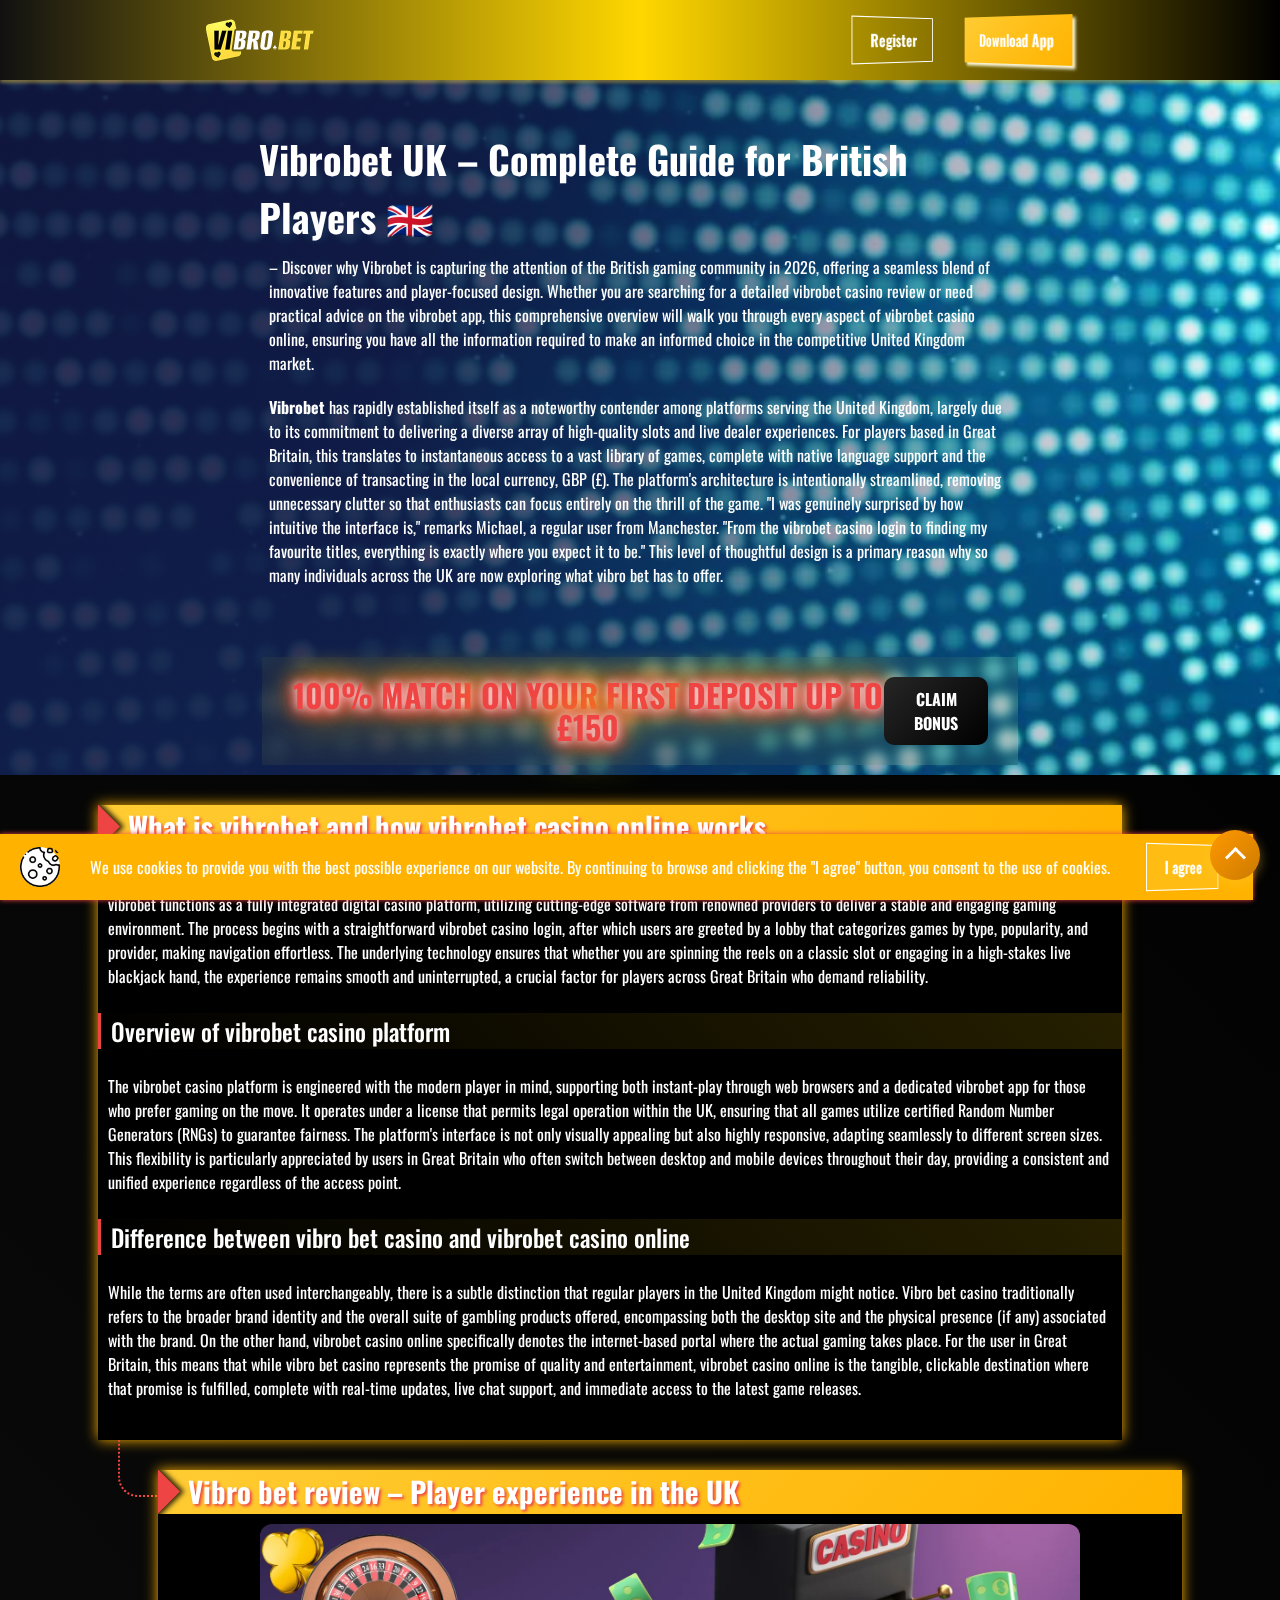
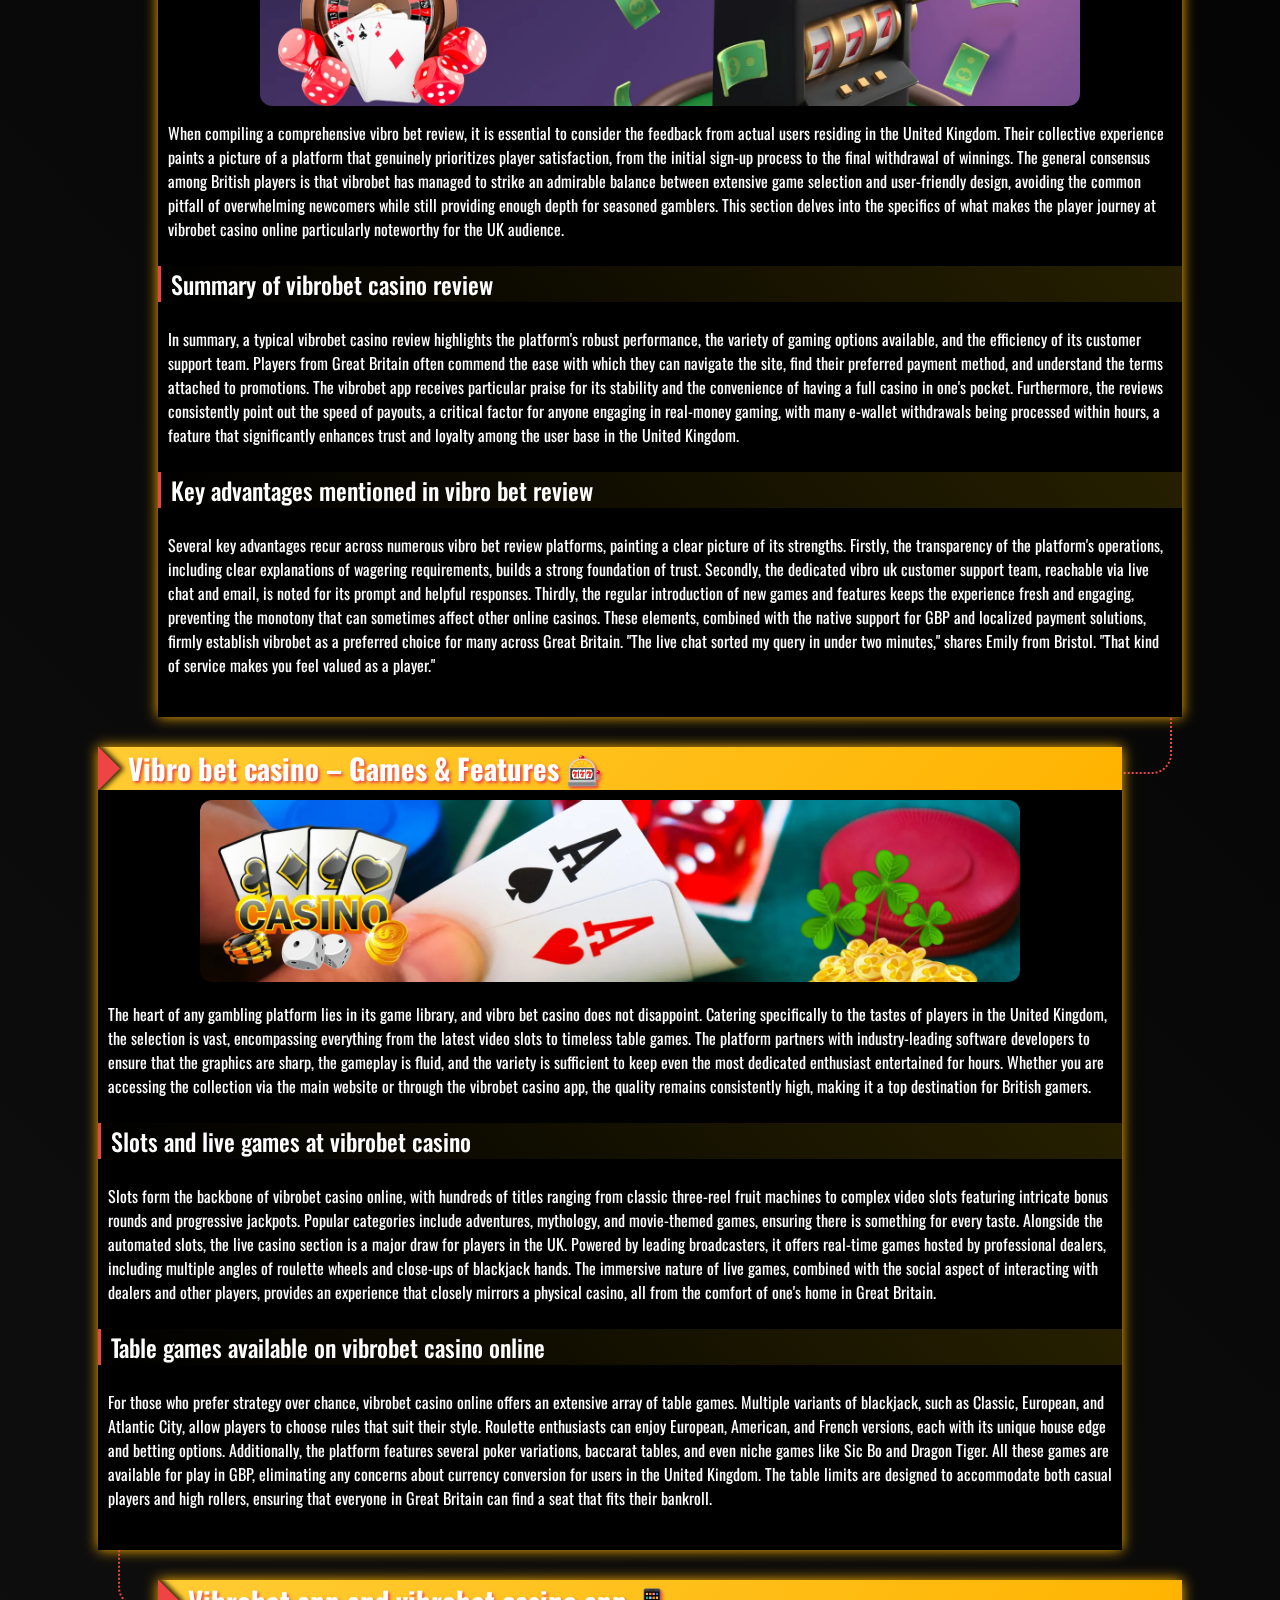
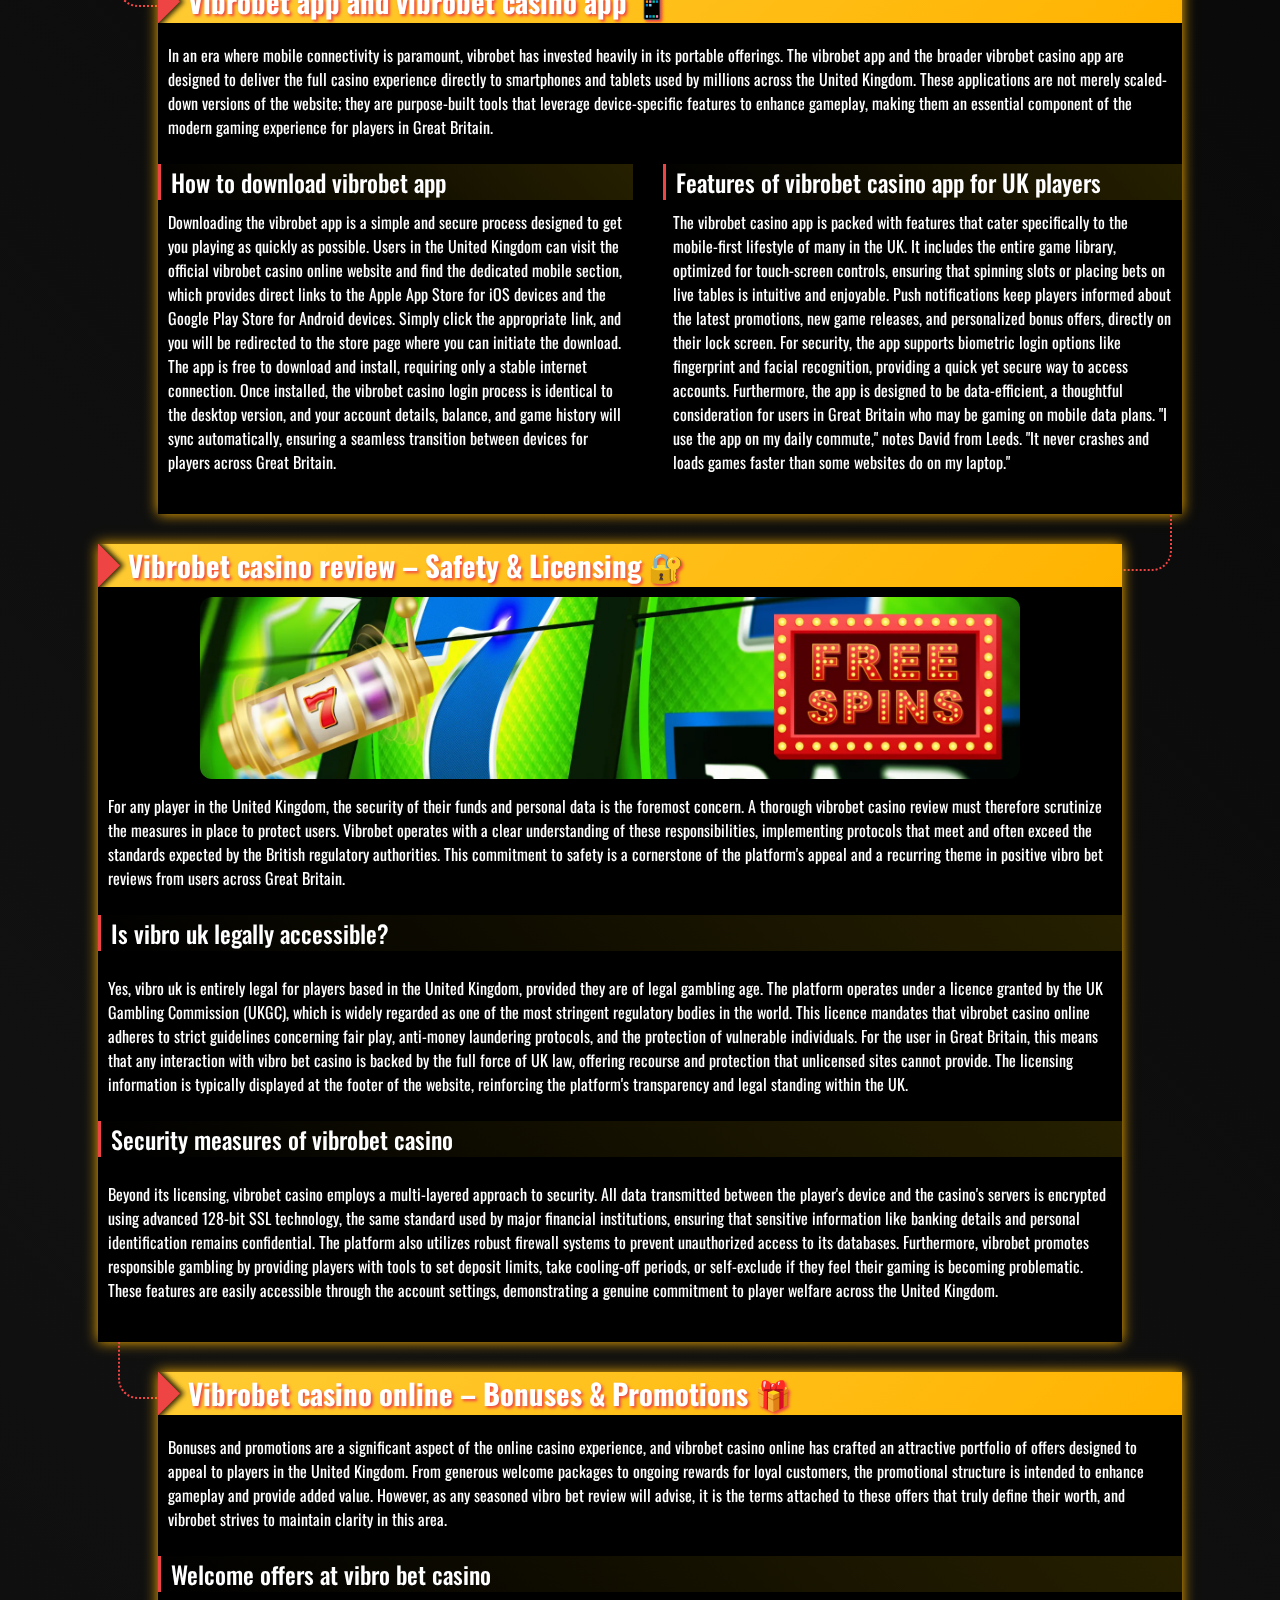
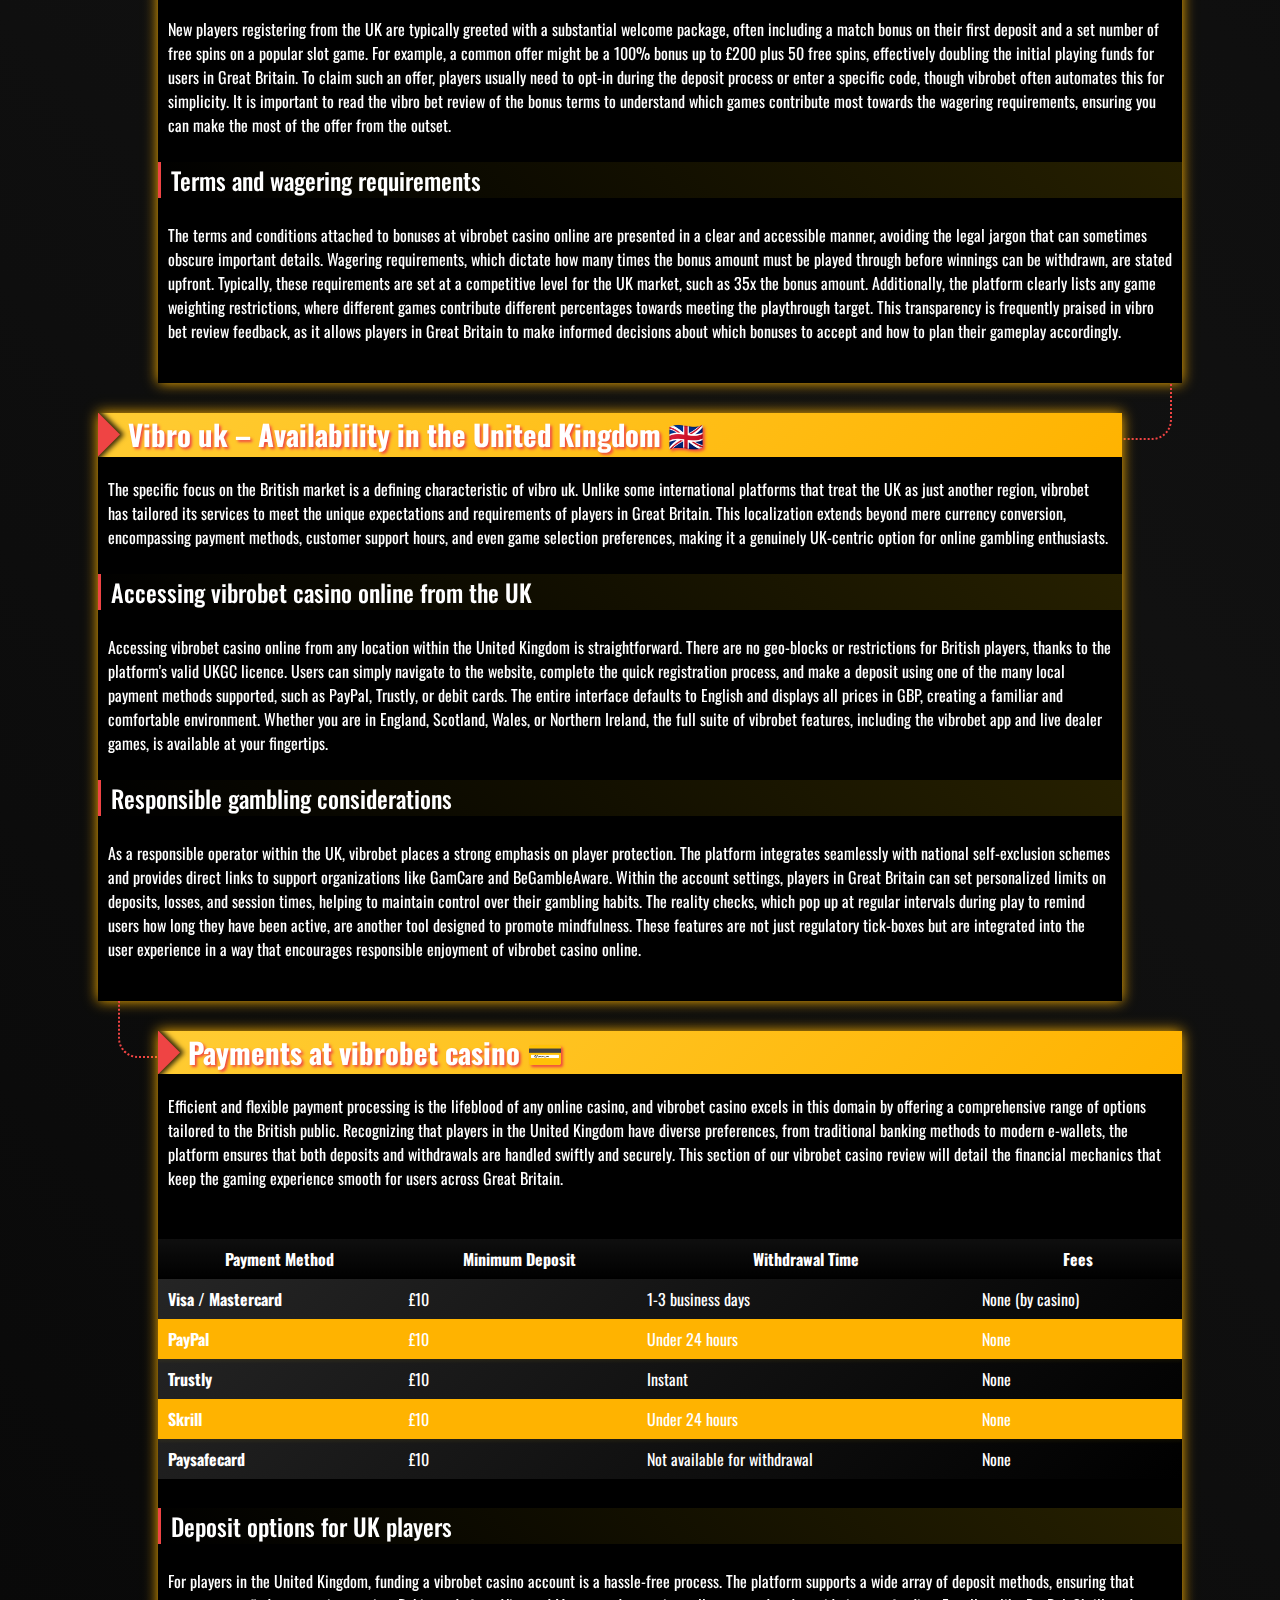
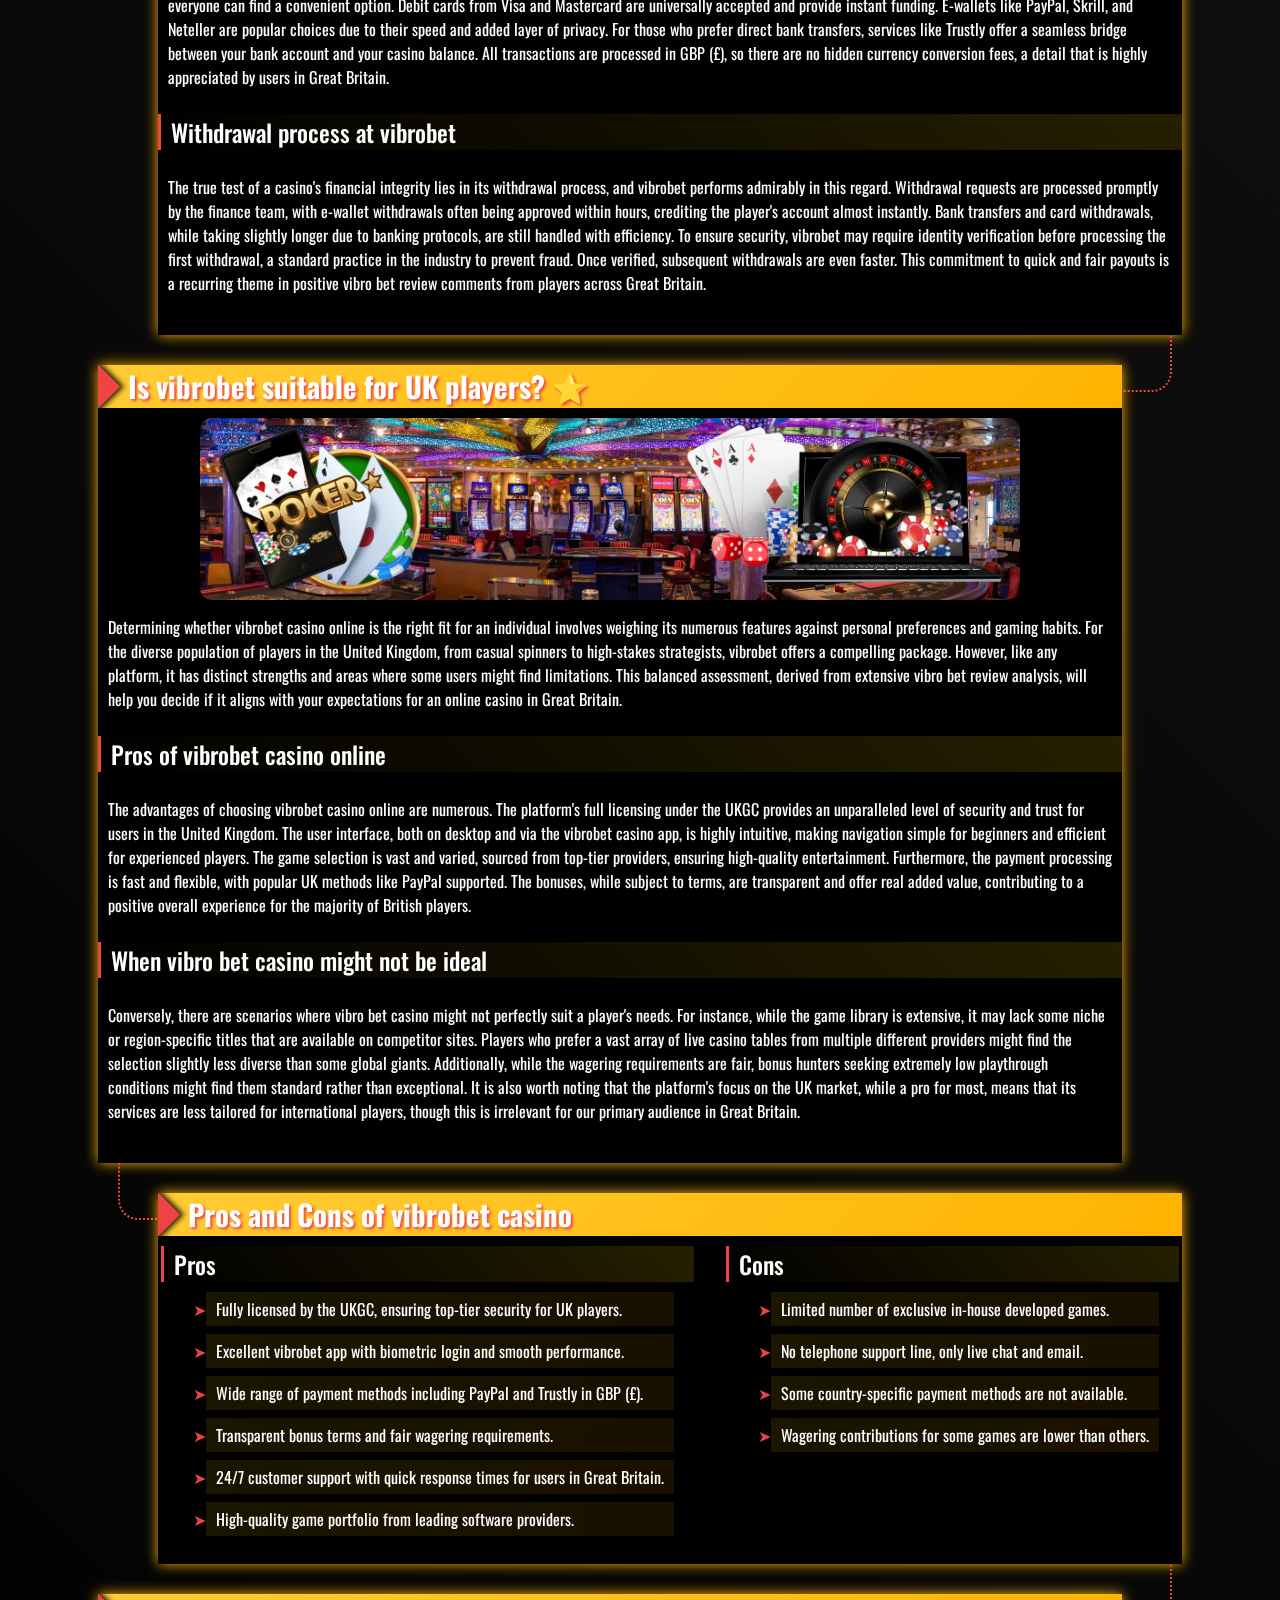
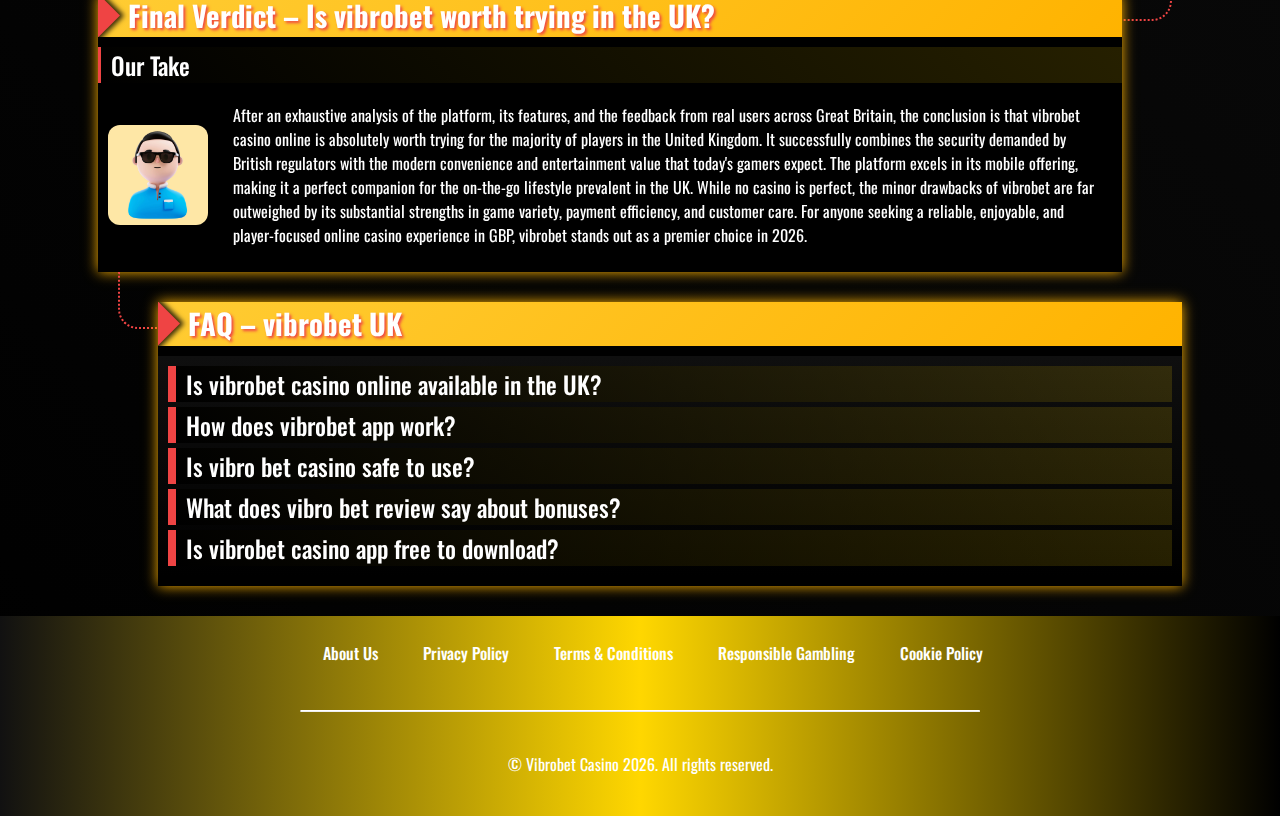
<file: index.html>
<!DOCTYPE html>
<html lang="en">

<head>
    <meta charset="UTF-8">
    <meta name="viewport" content="width=device-width, initial-scale=1.0">
    <link rel="stylesheet" href="style.css">
    <link rel="shortcut icon" href="favicon.ico" type="image/x-icon">
    <title>Vibrobet UK – Vibrobet Casino Review, App & Login Guide</title>
    <meta name="description"
        content="Complete vibrobet casino review for the UK: vibro bet, vibrobet casino online, vibrobet app, vibrobet casino app, vibro bet review and vibro uk access guide.">
    <meta name="googlebot" content="index,follow,noarchive">
    <link rel="alternate" hreflang="en-GB" href="https://beauaesthetics.co.uk/en-gb/">
    <link rel="alternate" hreflang="x-default" href="https://beauaesthetics.co.uk/">
    <link rel="canonical" href="https://beauaesthetics.co.uk/en-gb/">
    <meta property="og:type" content="website">
    <meta property="og:title" content="Vibrobet UK – Vibrobet Casino Review, App & Login Guide">
    <meta property="og:description"
        content="Complete vibrobet casino review for the UK: vibro bet, vibrobet casino online, vibrobet app, vibrobet casino app, vibro bet review and vibro uk access guide.">
    <meta property="og:url" content="https://beauaesthetics.co.uk/">
    <meta property="og:site_name" content="Vibrobet Casino">
    <meta property="og:image" content="https://beauaesthetics.co.uk/img/1.webp">
    <meta property="og:locale" content="en_GB">
    <meta name="twitter:card" content="summary_large_image">
    <meta name="twitter:title" content="Vibrobet UK – Vibrobet Casino Review, App & Login Guide">
    <meta name="twitter:description"
        content="Complete vibrobet casino review for the UK: vibro bet, vibrobet casino online, vibrobet app, vibrobet casino app, vibro bet review and vibro uk access guide.">
    <meta name="twitter:image" content="https://beauaesthetics.co.uk/img/1.webp">
    <script type="application/ld+json">
    {
        "@context": "https://schema.org",
        "@type": "Article",
        "headline": "Vibrobet UK – Vibrobet Casino Review, App & Login Guide",
        "description": "Complete vibrobet casino review for the UK: vibro bet, vibrobet casino online, vibrobet app, vibrobet casino app, vibro bet review and vibro uk access guide.",
        "mainEntityOfPage": {
            "@type": "WebPage",
            "@id": "https://beauaesthetics.co.uk/"
        },
        "author": {
            "@type": "Person",
            "name": "Jonathan Pearce",
            "url": "https://beauaesthetics.co.uk/"
        },
        "publisher": {
            "@type": "Organization",
            "name": "Vibrobet",
            "logo": {
                "@type": "ImageObject",
                "url": "https://beauaesthetics.co.uk/img/logo.webp"
            }
        },
        "datePublished": "2026-02-17",
        "dateModified": "2026-02-17"
    }
    </script>
    <script type="application/ld+json">
    {
        "@context": "https://schema.org",
        "@type": "WebSite",
        "url": "https://beauaesthetics.co.uk/",
        "name": "Vibrobet Casino",
        "description": "Vibrobet in the United Kingdom: gaming platform, bonuses, and comprehensive reviews.",
        "inLanguage": "en-GB"
    }
    </script>
    <script type="application/ld+json">
    {
        "@context": "https://schema.org",
        "@type": "BreadcrumbList",
        "itemListElement": [{
                "@type": "ListItem",
                "position": 1,
                "name": "Home",
                "item": "https://beauaesthetics.co.uk/"
            },
            {
                "@type": "ListItem",
                "position": 2,
                "name": "Vibrobet UK",
                "item": "https://beauaesthetics.co.uk/"
            }
        ]
    }
    </script>
    <script type="application/ld+json">
    {
      "@context": "https://schema.org",
      "@type": "FAQPage",
      "mainEntity": [
        {
          "@type": "Question",
          "name": "Is vibrobet casino online available in the UK?",
          "acceptedAnswer": {
            "@type": "Answer",
            "text": "Yes, vibrobet casino online is fully accessible to players across the United Kingdom, operating under a licence that ensures compliance with local regulations and offering all services in GBP."
          }
        },
        {
          "@type": "Question",
          "name": "How does vibrobet app work?",
          "acceptedAnswer": {
            "@type": "Answer",
            "text": "The vibrobet app provides a streamlined mobile experience, allowing users in Great Britain to log in, deposit funds, and play hundreds of games directly from their smartphone, with biometric security options for quick access."
          }
        },
        {
          "@type": "Question",
          "name": "Is vibro bet casino safe to use?",
          "acceptedAnswer": {
            "@type": "Answer",
            "text": "Absolutely. vibro bet casino employs advanced SSL encryption, adheres to strict UKGC guidelines, and promotes responsible gambling tools, ensuring a secure environment for all players in the UK."
          }
        },
        {
          "@type": "Question",
          "name": "What does vibro bet review say about bonuses?",
          "acceptedAnswer": {
            "@type": "Answer",
            "text": "Most vibro bet review sources highlight the transparency of the welcome package and the regular reload bonuses available to British players, often noting the fair wagering requirements."
          }
        },
        {
          "@type": "Question",
          "name": "Is vibrobet casino app free to download?",
          "acceptedAnswer": {
            "@type": "Answer",
            "text": "Yes, the vibrobet casino app is completely free to download on both iOS and Android devices, providing instant access to the full game library for users in the United Kingdom."
          }
        }
      ]
    }
    </script>
</head>

<body>
    <header>
        <div class="logo">
            <a href="/"><img src="./img/logo.webp" alt="Vibrobet Casino logo" width="140" height="70"></a>
        </div>
        <div class="header-btn">
            <a href="/play/" rel="nofollow" content="noindex" class="h-violet-btn">Register</a>
            <a href="/play/" rel="nofollow" content="noindex" class="h-accent-btn">Download App</a>
        </div>
    </header>
    <main>
        <div class="promo">
            <div class="promo-l ">
                <h1>Vibrobet UK – Complete Guide for British Players 🇬🇧</h1>
                <p class="txt"> – Discover why Vibrobet is capturing the attention of the British gaming community in
                    2026, offering a seamless blend of innovative features and player-focused design. Whether you are
                    searching for a detailed vibrobet casino review or need practical advice on the vibrobet app, this
                    comprehensive overview will walk you through every aspect of vibrobet casino online, ensuring you
                    have all the information required to make an informed choice in the competitive United Kingdom
                    market.</p>
                <p class="txt"><strong>Vibrobet</strong> has rapidly established itself as a noteworthy contender among
                    platforms serving the United Kingdom, largely due to its commitment to delivering a diverse array of
                    high-quality slots and live dealer experiences. For players based in Great Britain, this translates
                    to instantaneous access to a vast library of games, complete with native language support and the
                    convenience of transacting in the local currency, GBP (£). The platform's architecture is
                    intentionally streamlined, removing unnecessary clutter so that enthusiasts can focus entirely on
                    the thrill of the game. "I was genuinely surprised by how intuitive the interface is," remarks
                    Michael, a regular user from Manchester. "From the vibrobet casino login to finding my favourite
                    titles, everything is exactly where you expect it to be." This level of thoughtful design is a
                    primary reason why so many individuals across the UK are now exploring what vibro bet has to offer.
                </p>
            </div>
            <div class="promo-gift">
                <p class="txt-accent"><span class="fast-flicker">100% match</span> on your <span
                        class="flicker">first</span> deposit up to £150</p>
                <a href="/play/" rel="nofollow" content="noindex" class="btn-accent">Claim Bonus</a>
            </div>
        </div>
        <div class="wrapper">
            <div class="container" id="">
                <div class="container__header">
                    <h2>What is vibrobet and how vibrobet casino online works</h2>
                </div>
                <div class="container__body">
                    <p class="txt">Understanding the mechanics behind vibrobet casino online is essential for any player
                        in the United Kingdom looking to maximize their entertainment. At its core, vibrobet functions
                        as a fully integrated digital casino platform, utilizing cutting-edge software from renowned
                        providers to deliver a stable and engaging gaming environment. The process begins with a
                        straightforward vibrobet casino login, after which users are greeted by a lobby that categorizes
                        games by type, popularity, and provider, making navigation effortless. The underlying technology
                        ensures that whether you are spinning the reels on a classic slot or engaging in a high-stakes
                        live blackjack hand, the experience remains smooth and uninterrupted, a crucial factor for
                        players across Great Britain who demand reliability.</p>
                    <h3>Overview of vibrobet casino platform</h3>
                    <p class="txt">The vibrobet casino platform is engineered with the modern player in mind, supporting
                        both instant-play through web browsers and a dedicated vibrobet app for those who prefer gaming
                        on the move. It operates under a license that permits legal operation within the UK, ensuring
                        that all games utilize certified Random Number Generators (RNGs) to guarantee fairness. The
                        platform's interface is not only visually appealing but also highly responsive, adapting
                        seamlessly to different screen sizes. This flexibility is particularly appreciated by users in
                        Great Britain who often switch between desktop and mobile devices throughout their day,
                        providing a consistent and unified experience regardless of the access point.</p>
                    <h3>Difference between vibro bet casino and vibrobet casino online</h3>
                    <p class="txt">While the terms are often used interchangeably, there is a subtle distinction that
                        regular players in the United Kingdom might notice. Vibro bet casino traditionally refers to the
                        broader brand identity and the overall suite of gambling products offered, encompassing both the
                        desktop site and the physical presence (if any) associated with the brand. On the other hand,
                        vibrobet casino online specifically denotes the internet-based portal where the actual gaming
                        takes place. For the user in Great Britain, this means that while vibro bet casino represents
                        the promise of quality and entertainment, vibrobet casino online is the tangible, clickable
                        destination where that promise is fulfilled, complete with real-time updates, live chat support,
                        and immediate access to the latest game releases.</p>
                </div>
            </div>
            <div class="container" id="inscription">
                <div class="container__header">
                    <h2>Vibro bet review – Player experience in the UK</h2>
                </div>
                <div class="container__body">
                    <div class="img"><img src="./img/2.webp" alt="Vibrobet Casino interface" width="1000" height="800">
                    </div>
                    <p class="txt">When compiling a comprehensive vibro bet review, it is essential to consider the
                        feedback from actual users residing in the United Kingdom. Their collective experience paints a
                        picture of a platform that genuinely prioritizes player satisfaction, from the initial sign-up
                        process to the final withdrawal of winnings. The general consensus among British players is that
                        vibrobet has managed to strike an admirable balance between extensive game selection and
                        user-friendly design, avoiding the common pitfall of overwhelming newcomers while still
                        providing enough depth for seasoned gamblers. This section delves into the specifics of what
                        makes the player journey at vibrobet casino online particularly noteworthy for the UK audience.
                    </p>
                    <h3>Summary of vibrobet casino review</h3>
                    <p class="txt">In summary, a typical vibrobet casino review highlights the platform's robust
                        performance, the variety of gaming options available, and the efficiency of its customer support
                        team. Players from Great Britain often commend the ease with which they can navigate the site,
                        find their preferred payment method, and understand the terms attached to promotions. The
                        vibrobet app receives particular praise for its stability and the convenience of having a full
                        casino in one's pocket. Furthermore, the reviews consistently point out the speed of payouts, a
                        critical factor for anyone engaging in real-money gaming, with many e-wallet withdrawals being
                        processed within hours, a feature that significantly enhances trust and loyalty among the user
                        base in the United Kingdom.</p>
                    <h3>Key advantages mentioned in vibro bet review</h3>
                    <p class="txt">Several key advantages recur across numerous vibro bet review platforms, painting a
                        clear picture of its strengths. Firstly, the transparency of the platform's operations,
                        including clear explanations of wagering requirements, builds a strong foundation of trust.
                        Secondly, the dedicated vibro uk customer support team, reachable via live chat and email, is
                        noted for its prompt and helpful responses. Thirdly, the regular introduction of new games and
                        features keeps the experience fresh and engaging, preventing the monotony that can sometimes
                        affect other online casinos. These elements, combined with the native support for GBP and
                        localized payment solutions, firmly establish vibrobet as a preferred choice for many across
                        Great Britain. "The live chat sorted my query in under two minutes," shares Emily from Bristol.
                        "That kind of service makes you feel valued as a player."</p>
                </div>
            </div>
            <div class="container" id="review">
                <div class="container__header">
                    <h2>Vibro bet casino – Games & Features 🎰</h2>
                </div>
                <div class="img"><img src="./img/1.webp" alt="Games at Vibrobet Casino" width="1000" height="800"></div>
                <div class="container__body">
                    <p class="txt">The heart of any gambling platform lies in its game library, and vibro bet casino
                        does not disappoint. Catering specifically to the tastes of players in the United Kingdom, the
                        selection is vast, encompassing everything from the latest video slots to timeless table games.
                        The platform partners with industry-leading software developers to ensure that the graphics are
                        sharp, the gameplay is fluid, and the variety is sufficient to keep even the most dedicated
                        enthusiast entertained for hours. Whether you are accessing the collection via the main website
                        or through the vibrobet casino app, the quality remains consistently high, making it a top
                        destination for British gamers.</p>
                    <h3>Slots and live games at vibrobet casino</h3>
                    <p class="txt">Slots form the backbone of vibrobet casino online, with hundreds of titles ranging
                        from classic three-reel fruit machines to complex video slots featuring intricate bonus rounds
                        and progressive jackpots. Popular categories include adventures, mythology, and movie-themed
                        games, ensuring there is something for every taste. Alongside the automated slots, the live
                        casino section is a major draw for players in the UK. Powered by leading broadcasters, it offers
                        real-time games hosted by professional dealers, including multiple angles of roulette wheels and
                        close-ups of blackjack hands. The immersive nature of live games, combined with the social
                        aspect of interacting with dealers and other players, provides an experience that closely
                        mirrors a physical casino, all from the comfort of one's home in Great Britain.</p>
                    <h3>Table games available on vibrobet casino online</h3>
                    <p class="txt">For those who prefer strategy over chance, vibrobet casino online offers an extensive
                        array of table games. Multiple variants of blackjack, such as Classic, European, and Atlantic
                        City, allow players to choose rules that suit their style. Roulette enthusiasts can enjoy
                        European, American, and French versions, each with its unique house edge and betting options.
                        Additionally, the platform features several poker variations, baccarat tables, and even niche
                        games like Sic Bo and Dragon Tiger. All these games are available for play in GBP, eliminating
                        any concerns about currency conversion for users in the United Kingdom. The table limits are
                        designed to accommodate both casual players and high rollers, ensuring that everyone in Great
                        Britain can find a seat that fits their bankroll.</p>
                </div>
            </div>
            <div class="container" id="games">
                <div class="container__header">
                    <h2>Vibrobet app and vibrobet casino app 📱</h2>
                </div>
                <div class="container__body">
                    <p class="txt">In an era where mobile connectivity is paramount, vibrobet has invested heavily in
                        its portable offerings. The vibrobet app and the broader vibrobet casino app are designed to
                        deliver the full casino experience directly to smartphones and tablets used by millions across
                        the United Kingdom. These applications are not merely scaled-down versions of the website; they
                        are purpose-built tools that leverage device-specific features to enhance gameplay, making them
                        an essential component of the modern gaming experience for players in Great Britain.</p>
                    <div class="comparison-list">
                        <div>
                            <h3>How to download vibrobet app</h3>
                            <p class="txt">Downloading the vibrobet app is a simple and secure process designed to get
                                you playing as quickly as possible. Users in the United Kingdom can visit the official
                                vibrobet casino online website and find the dedicated mobile section, which provides
                                direct links to the Apple App Store for iOS devices and the Google Play Store for
                                Android devices. Simply click the appropriate link, and you will be redirected to the
                                store page where you can initiate the download. The app is free to download and install,
                                requiring only a stable internet connection. Once installed, the vibrobet casino login
                                process is identical to the desktop version, and your account details, balance, and game
                                history will sync automatically, ensuring a seamless transition between devices for
                                players across Great Britain.</p>
                        </div>
                        <div>
                            <h3>Features of vibrobet casino app for UK players</h3>
                            <p class="txt">The vibrobet casino app is packed with features that cater specifically to
                                the mobile-first lifestyle of many in the UK. It includes the entire game library,
                                optimized for touch-screen controls, ensuring that spinning slots or placing bets on
                                live tables is intuitive and enjoyable. Push notifications keep players informed about
                                the latest promotions, new game releases, and personalized bonus offers, directly on
                                their lock screen. For security, the app supports biometric login options like
                                fingerprint and facial recognition, providing a quick yet secure way to access accounts.
                                Furthermore, the app is designed to be data-efficient, a thoughtful consideration for
                                users in Great Britain who may be gaming on mobile data plans. "I use the app on my
                                daily commute," notes David from Leeds. "It never crashes and loads games faster than
                                some websites do on my laptop."</p>
                        </div>
                    </div>
                </div>
            </div>
            <div class="container" id="bonus">
                <div class="container__header">
                    <h2>Vibrobet casino review – Safety & Licensing 🔐</h2>
                </div>
                <div class="container__body">
                    <div class="img"><img src="./img/3.webp" alt="Vibrobet Safety and Licensing" width="1000"
                            height="800"></div>
                    <p class="txt">For any player in the United Kingdom, the security of their funds and personal data
                        is the foremost concern. A thorough vibrobet casino review must therefore scrutinize the
                        measures in place to protect users. Vibrobet operates with a clear understanding of these
                        responsibilities, implementing protocols that meet and often exceed the standards expected by
                        the British regulatory authorities. This commitment to safety is a cornerstone of the platform's
                        appeal and a recurring theme in positive vibro bet reviews from users across Great Britain.</p>
                    <h3>Is vibro uk legally accessible?</h3>
                    <p class="txt">Yes, vibro uk is entirely legal for players based in the United Kingdom, provided
                        they are of legal gambling age. The platform operates under a licence granted by the UK Gambling
                        Commission (UKGC), which is widely regarded as one of the most stringent regulatory bodies in
                        the world. This licence mandates that vibrobet casino online adheres to strict guidelines
                        concerning fair play, anti-money laundering protocols, and the protection of vulnerable
                        individuals. For the user in Great Britain, this means that any interaction with vibro bet
                        casino is backed by the full force of UK law, offering recourse and protection that unlicensed
                        sites cannot provide. The licensing information is typically displayed at the footer of the
                        website, reinforcing the platform's transparency and legal standing within the UK.</p>
                    <h3>Security measures of vibrobet casino</h3>
                    <p class="txt">Beyond its licensing, vibrobet casino employs a multi-layered approach to security.
                        All data transmitted between the player's device and the casino's servers is encrypted using
                        advanced 128-bit SSL technology, the same standard used by major financial institutions,
                        ensuring that sensitive information like banking details and personal identification remains
                        confidential. The platform also utilizes robust firewall systems to prevent unauthorized access
                        to its databases. Furthermore, vibrobet promotes responsible gambling by providing players with
                        tools to set deposit limits, take cooling-off periods, or self-exclude if they feel their gaming
                        is becoming problematic. These features are easily accessible through the account settings,
                        demonstrating a genuine commitment to player welfare across the United Kingdom.</p>
                </div>
            </div>
            <div class="container" id="conseils">
                <div class="container__header">
                    <h2>Vibrobet casino online – Bonuses & Promotions 🎁</h2>
                </div>
                <div class="container__body">
                    <p class="txt">Bonuses and promotions are a significant aspect of the online casino experience, and
                        vibrobet casino online has crafted an attractive portfolio of offers designed to appeal to
                        players in the United Kingdom. From generous welcome packages to ongoing rewards for loyal
                        customers, the promotional structure is intended to enhance gameplay and provide added value.
                        However, as any seasoned vibro bet review will advise, it is the terms attached to these offers
                        that truly define their worth, and vibrobet strives to maintain clarity in this area.</p>
                    <h3>Welcome offers at vibro bet casino</h3>
                    <p class="txt">New players registering from the UK are typically greeted with a substantial welcome
                        package, often including a match bonus on their first deposit and a set number of free spins on
                        a popular slot game. For example, a common offer might be a 100% bonus up to £200 plus 50 free
                        spins, effectively doubling the initial playing funds for users in Great Britain. To claim such
                        an offer, players usually need to opt-in during the deposit process or enter a specific code,
                        though vibrobet often automates this for simplicity. It is important to read the vibro bet
                        review of the bonus terms to understand which games contribute most towards the wagering
                        requirements, ensuring you can make the most of the offer from the outset.</p>
                    <h3>Terms and wagering requirements</h3>
                    <p class="txt">The terms and conditions attached to bonuses at vibrobet casino online are presented
                        in a clear and accessible manner, avoiding the legal jargon that can sometimes obscure important
                        details. Wagering requirements, which dictate how many times the bonus amount must be played
                        through before winnings can be withdrawn, are stated upfront. Typically, these requirements are
                        set at a competitive level for the UK market, such as 35x the bonus amount. Additionally, the
                        platform clearly lists any game weighting restrictions, where different games contribute
                        different percentages towards meeting the playthrough target. This transparency is frequently
                        praised in vibro bet review feedback, as it allows players in Great Britain to make informed
                        decisions about which bonuses to accept and how to plan their gameplay accordingly.</p>
                </div>
            </div>
            <div class="container" id="demo">
                <div class="container__header">
                    <h2>Vibro uk – Availability in the United Kingdom 🇬🇧</h2>
                </div>
                <div class="container__body">
                    <p class="txt">The specific focus on the British market is a defining characteristic of vibro uk.
                        Unlike some international platforms that treat the UK as just another region, vibrobet has
                        tailored its services to meet the unique expectations and requirements of players in Great
                        Britain. This localization extends beyond mere currency conversion, encompassing payment
                        methods, customer support hours, and even game selection preferences, making it a genuinely
                        UK-centric option for online gambling enthusiasts.</p>
                    <h3>Accessing vibrobet casino online from the UK</h3>
                    <p class="txt">Accessing vibrobet casino online from any location within the United Kingdom is
                        straightforward. There are no geo-blocks or restrictions for British players, thanks to the
                        platform's valid UKGC licence. Users can simply navigate to the website, complete the quick
                        registration process, and make a deposit using one of the many local payment methods supported,
                        such as PayPal, Trustly, or debit cards. The entire interface defaults to English and displays
                        all prices in GBP, creating a familiar and comfortable environment. Whether you are in England,
                        Scotland, Wales, or Northern Ireland, the full suite of vibrobet features, including the
                        vibrobet app and live dealer games, is available at your fingertips.</p>
                    <h3>Responsible gambling considerations</h3>
                    <p class="txt">As a responsible operator within the UK, vibrobet places a strong emphasis on player
                        protection. The platform integrates seamlessly with national self-exclusion schemes and provides
                        direct links to support organizations like GamCare and BeGambleAware. Within the account
                        settings, players in Great Britain can set personalized limits on deposits, losses, and session
                        times, helping to maintain control over their gambling habits. The reality checks, which pop up
                        at regular intervals during play to remind users how long they have been active, are another
                        tool designed to promote mindfulness. These features are not just regulatory tick-boxes but are
                        integrated into the user experience in a way that encourages responsible enjoyment of vibrobet
                        casino online.</p>
                </div>
            </div>
            <div class="container" id="deposit">
                <div class="container__header">
                    <h2>Payments at vibrobet casino 💳</h2>
                </div>
                <div class="container__body">
                    <p class="txt">Efficient and flexible payment processing is the lifeblood of any online casino, and
                        vibrobet casino excels in this domain by offering a comprehensive range of options tailored to
                        the British public. Recognizing that players in the United Kingdom have diverse preferences,
                        from traditional banking methods to modern e-wallets, the platform ensures that both deposits
                        and withdrawals are handled swiftly and securely. This section of our vibrobet casino review
                        will detail the financial mechanics that keep the gaming experience smooth for users across
                        Great Britain.</p>
                    <div class="table-wrapper">
                        <table>
                            <thead>
                                <tr>
                                    <th>Payment Method</th>
                                    <th>Minimum Deposit</th>
                                    <th>Withdrawal Time</th>
                                    <th>Fees</th>
                                </tr>
                            </thead>
                            <tbody>
                                <tr>
                                    <td class="row-title">Visa / Mastercard</td>
                                    <td>£10</td>
                                    <td>1-3 business days</td>
                                    <td>None (by casino)</td>
                                </tr>
                                <tr>
                                    <td class="row-title">PayPal</td>
                                    <td>£10</td>
                                    <td>Under 24 hours</td>
                                    <td>None</td>
                                </tr>
                                <tr>
                                    <td class="row-title">Trustly</td>
                                    <td>£10</td>
                                    <td>Instant</td>
                                    <td>None</td>
                                </tr>
                                <tr>
                                    <td class="row-title">Skrill</td>
                                    <td>£10</td>
                                    <td>Under 24 hours</td>
                                    <td>None</td>
                                </tr>
                                <tr>
                                    <td class="row-title">Paysafecard</td>
                                    <td>£10</td>
                                    <td>Not available for withdrawal</td>
                                    <td>None</td>
                                </tr>
                            </tbody>
                        </table>
                    </div>
                    <h3>Deposit options for UK players</h3>
                    <p class="txt">For players in the United Kingdom, funding a vibrobet casino account is a hassle-free
                        process. The platform supports a wide array of deposit methods, ensuring that everyone can find
                        a convenient option. Debit cards from Visa and Mastercard are universally accepted and provide
                        instant funding. E-wallets like PayPal, Skrill, and Neteller are popular choices due to their
                        speed and added layer of privacy. For those who prefer direct bank transfers, services like
                        Trustly offer a seamless bridge between your bank account and your casino balance. All
                        transactions are processed in GBP (£), so there are no hidden currency conversion fees, a detail
                        that is highly appreciated by users in Great Britain.</p>
                    <h3>Withdrawal process at vibrobet</h3>
                    <p class="txt">The true test of a casino's financial integrity lies in its withdrawal process, and
                        vibrobet performs admirably in this regard. Withdrawal requests are processed promptly by the
                        finance team, with e-wallet withdrawals often being approved within hours, crediting the
                        player's account almost instantly. Bank transfers and card withdrawals, while taking slightly
                        longer due to banking protocols, are still handled with efficiency. To ensure security, vibrobet
                        may require identity verification before processing the first withdrawal, a standard practice in
                        the industry to prevent fraud. Once verified, subsequent withdrawals are even faster. This
                        commitment to quick and fair payouts is a recurring theme in positive vibro bet review comments
                        from players across Great Britain.</p>
                </div>
            </div>
            <div class="container" id="withdrawal">
                <div class="container__header">
                    <h2>Is vibrobet suitable for UK players? ⭐</h2>
                </div>
                <div class="container__body">
                    <div class="img"><img src="./img/4.webp" alt="UK Players at Vibrobet" width="1000" height="800">
                    </div>
                    <p class="txt">Determining whether vibrobet casino online is the right fit for an individual
                        involves weighing its numerous features against personal preferences and gaming habits. For the
                        diverse population of players in the United Kingdom, from casual spinners to high-stakes
                        strategists, vibrobet offers a compelling package. However, like any platform, it has distinct
                        strengths and areas where some users might find limitations. This balanced assessment, derived
                        from extensive vibro bet review analysis, will help you decide if it aligns with your
                        expectations for an online casino in Great Britain.</p>
                    <h3>Pros of vibrobet casino online</h3>
                    <p class="txt">The advantages of choosing vibrobet casino online are numerous. The platform's full
                        licensing under the UKGC provides an unparalleled level of security and trust for users in the
                        United Kingdom. The user interface, both on desktop and via the vibrobet casino app, is highly
                        intuitive, making navigation simple for beginners and efficient for experienced players. The
                        game selection is vast and varied, sourced from top-tier providers, ensuring high-quality
                        entertainment. Furthermore, the payment processing is fast and flexible, with popular UK methods
                        like PayPal supported. The bonuses, while subject to terms, are transparent and offer real added
                        value, contributing to a positive overall experience for the majority of British players.</p>
                    <h3>When vibro bet casino might not be ideal</h3>
                    <p class="txt">Conversely, there are scenarios where vibro bet casino might not perfectly suit a
                        player's needs. For instance, while the game library is extensive, it may lack some niche or
                        region-specific titles that are available on competitor sites. Players who prefer a vast array
                        of live casino tables from multiple different providers might find the selection slightly less
                        diverse than some global giants. Additionally, while the wagering requirements are fair, bonus
                        hunters seeking extremely low playthrough conditions might find them standard rather than
                        exceptional. It is also worth noting that the platform's focus on the UK market, while a pro for
                        most, means that its services are less tailored for international players, though this is
                        irrelevant for our primary audience in Great Britain.</p>
                </div>
            </div>
            <div class="container" id="user-reviews">
                <div class="container__header">
                    <h2>Pros and Cons of vibrobet casino</h2>
                </div>
                <div class="container__body">
                    <div class="comparison-list">
                        <div>
                            <h3>Pros</h3>
                            <ul class="item-list">
                                <li>Fully licensed by the UKGC, ensuring top-tier security for UK players.</li>
                                <li>Excellent vibrobet app with biometric login and smooth performance.</li>
                                <li>Wide range of payment methods including PayPal and Trustly in GBP (£).</li>
                                <li>Transparent bonus terms and fair wagering requirements.</li>
                                <li>24/7 customer support with quick response times for users in Great Britain.</li>
                                <li>High-quality game portfolio from leading software providers.</li>
                            </ul>
                        </div>
                        <div>
                            <h3>Cons</h3>
                            <ul class="item-list">
                                <li>Limited number of exclusive in-house developed games.</li>
                                <li>No telephone support line, only live chat and email.</li>
                                <li>Some country-specific payment methods are not available.</li>
                                <li>Wagering contributions for some games are lower than others.</li>
                            </ul>
                        </div>
                    </div>
                </div>
            </div>
            <div class="container" id="author">
                <div class="container__header">
                    <h2>Final Verdict – Is vibrobet worth trying in the UK?</h2>
                </div>
                <div class="container__body">
                    <h3>Our Take</h3>
                    <div class="about-author">
                        <img src="./img/author.webp" alt="Author" class="author-img">
                        <p class="txt">After an exhaustive analysis of the platform, its features, and the feedback from
                            real users across Great Britain, the conclusion is that vibrobet casino online is absolutely
                            worth trying for the majority of players in the United Kingdom. It successfully combines the
                            security demanded by British regulators with the modern convenience and entertainment value
                            that today's gamers expect. The platform excels in its mobile offering, making it a perfect
                            companion for the on-the-go lifestyle prevalent in the UK. While no casino is perfect, the
                            minor drawbacks of vibrobet are far outweighed by its substantial strengths in game variety,
                            payment efficiency, and customer care. For anyone seeking a reliable, enjoyable, and
                            player-focused online casino experience in GBP, vibrobet stands out as a premier choice in
                            2026.</p>
                    </div>
                </div>
            </div>
            <div class="container" id="faq">
                <div class="container__header">
                    <h2>FAQ – vibrobet UK</h2>
                </div>
                <div class="faq-content">
                    <details class="qa-content__item">
                        <summary>
                            <h3 class="qa-title">Is vibrobet casino online available in the UK?</h3>
                        </summary>
                        <div class="qa-answaer">Yes, vibrobet casino online is fully accessible and legal for players
                            throughout the United Kingdom. It operates under a valid UK Gambling Commission licence,
                            ensuring compliance with all local laws and providing a safe, regulated environment for
                            gaming in Great Britain. All services are offered in GBP, making it convenient for local
                            users.</div>
                    </details>
                    <details class="qa-content__item">
                        <summary>
                            <h3 class="qa-title">How does vibrobet app work?</h3>
                        </summary>
                        <div class="qa-answaer">The vibrobet app functions as a dedicated mobile portal to the casino's
                            full suite of games. After a free download from the iOS or Android store, users in the UK
                            can log in using their existing credentials or via biometric options like Face ID. The app
                            syncs with your account in real-time, allowing for seamless deposits, withdrawals, and
                            gameplay, all optimized for touch-screen controls.</div>
                    </details>
                    <details class="qa-content__item">
                        <summary>
                            <h3 class="qa-title">Is vibro bet casino safe to use?</h3>
                        </summary>
                        <div class="qa-answaer">Absolutely. vibro bet casino employs industry-standard SSL encryption to
                            protect all data transactions. It adheres to the strict regulatory framework set by the
                            UKGC, which mandates fair gaming practices and the protection of player funds. The platform
                            also provides a comprehensive suite of responsible gambling tools, ensuring a secure and
                            controlled gaming environment for everyone in the United Kingdom.</div>
                    </details>
                    <details class="qa-content__item">
                        <summary>
                            <h3 class="qa-title">What does vibro bet review say about bonuses?</h3>
                        </summary>
                        <div class="qa-answaer">Most vibro bet review sources commend the casino for its transparent and
                            rewarding bonus structure. Players in the UK appreciate that the welcome offers and ongoing
                            promotions come with clearly stated terms, particularly the wagering requirements. The
                            regular reload bonuses and free spin offers are also frequently highlighted as providing
                            excellent ongoing value.</div>
                    </details>
                    <details class="qa-content__item">
                        <summary>
                            <h3 class="qa-title">Is vibrobet casino app free to download?</h3>
                        </summary>
                        <div class="qa-answaer">Yes, the vibrobet casino app is completely free to download for all
                            users. It is available on the official Apple App Store for iOS devices and the Google Play
                            Store for Android devices. There are no hidden costs associated with downloading or
                            installing the app, allowing players across Great Britain to access their favourite games
                            without any initial financial commitment.</div>
                    </details>
                </div>
            </div>
        </div>
        <div class="top-btn">
            <a href="#"></a>
        </div>
        <input type="checkbox" id="cookie-check" class="cookie-checkbox" hidden>
        <div class="cookie-modal">
            <div class="icon">
                <img src="./img/cookie_icon.webp" alt="cookie icon">
            </div>
            <p class="txt">We use cookies to provide you with the best possible experience on our website. By continuing
                to browse and clicking the "I agree" button, you consent to the use of cookies.</p>
            <label for="cookie-check" class="h-violet-btn agree">I agree</label>
        </div>
    </main>
    <footer>
        <ul class="f-nav">
            <li><a href="/about-us/">About Us</a></li>
            <li><a href="/privacy-policy/">Privacy Policy</a></li>
            <li><a href="/terms-and-conditions/">Terms & Conditions</a></li>
            <li><a href="/responsible-gambling/">Responsible Gambling</a></li>
            <li><a href="/cookie-policy/">Cookie Policy</a></li>
        </ul>
        <hr>
        <p class="txt">© Vibrobet Casino 2026. All rights reserved.</p>
    </footer>
</body>

</html>
</file>
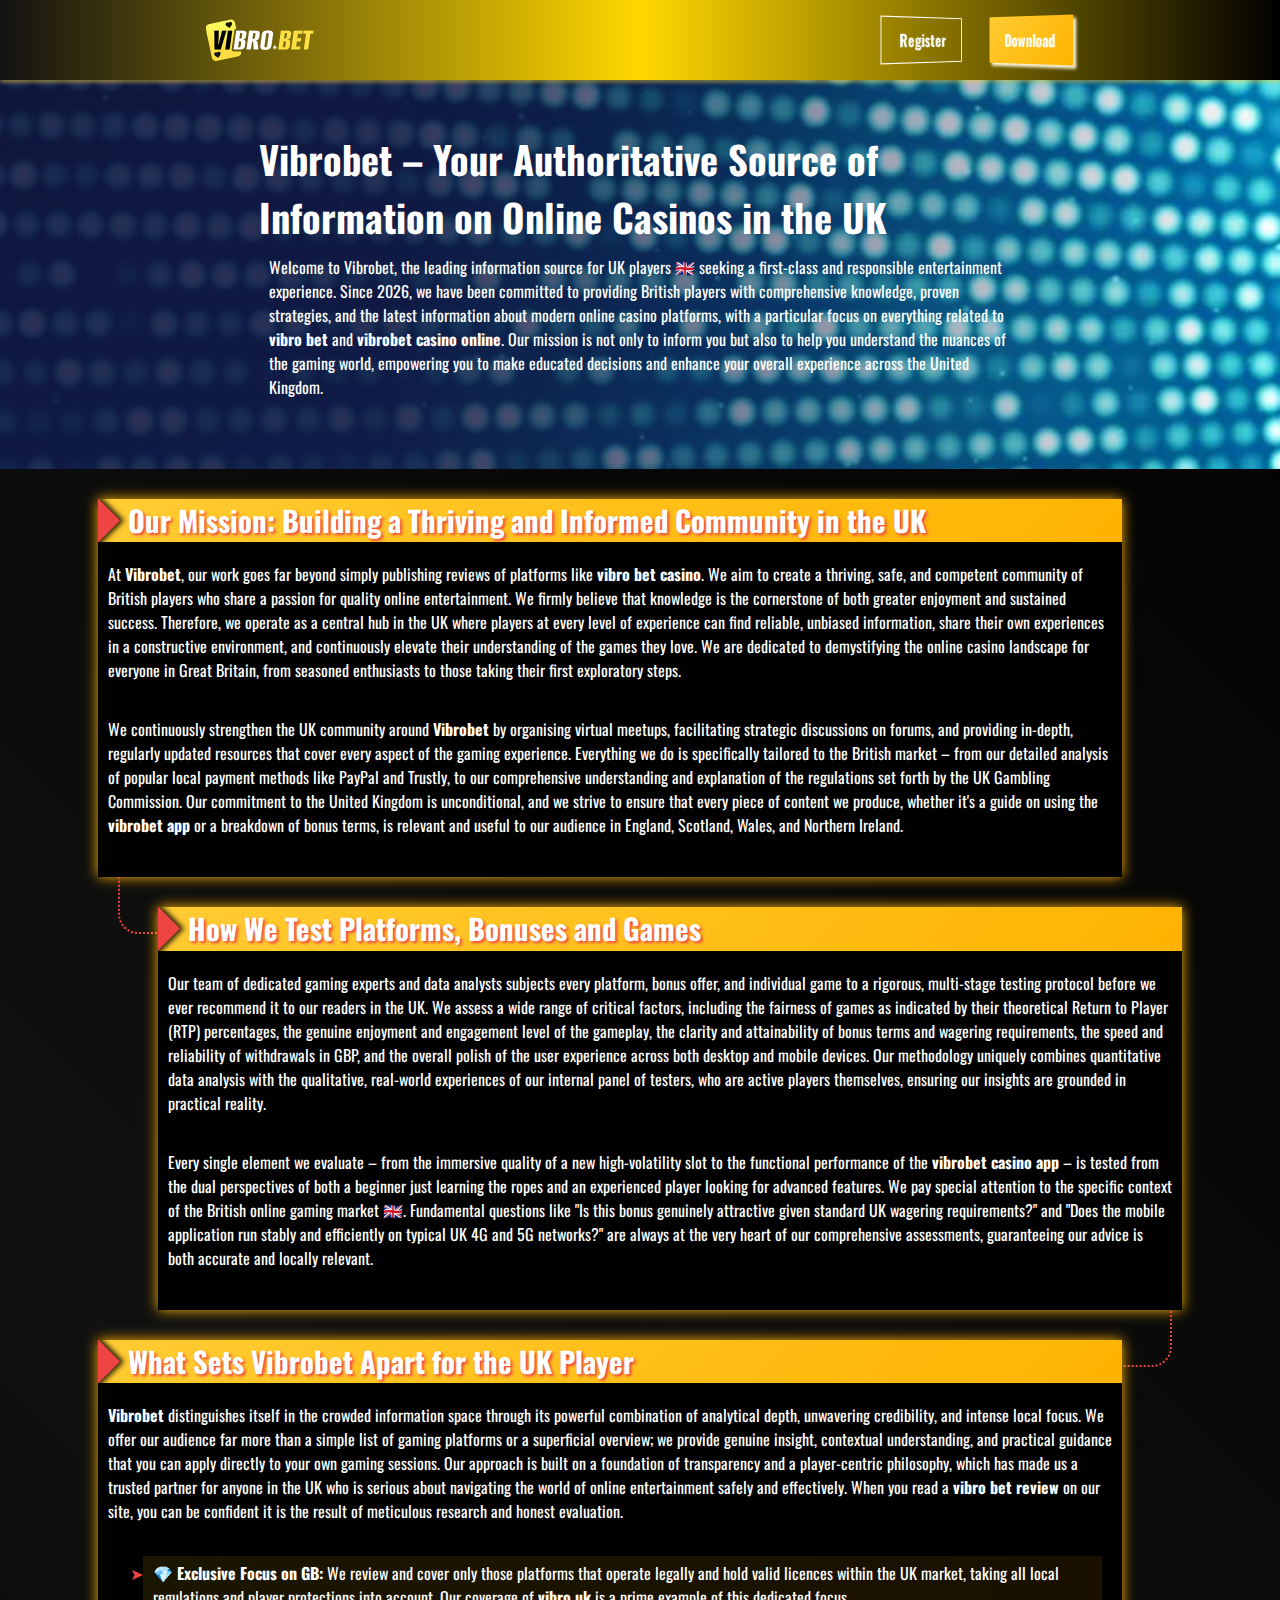
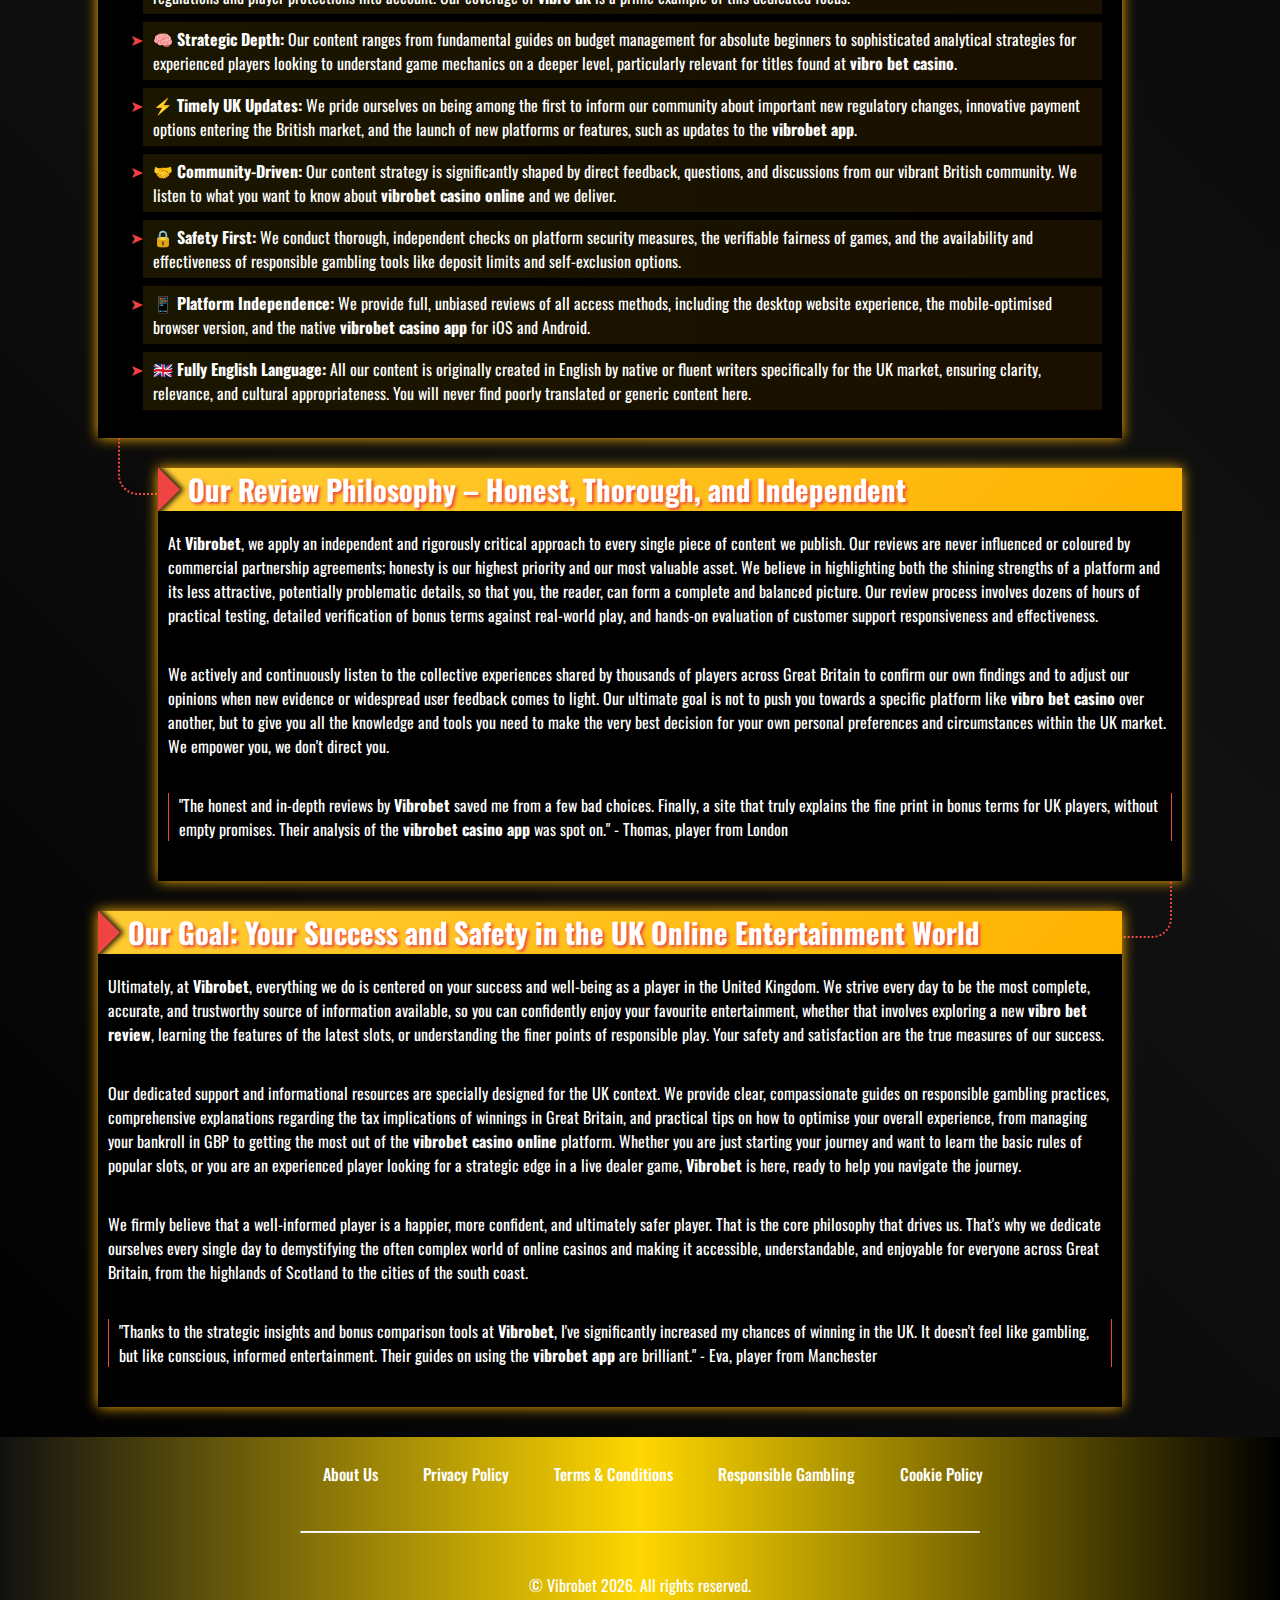
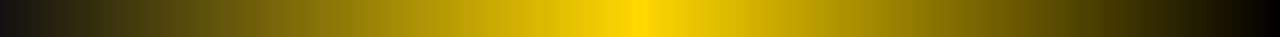
<file: about-us/index.html>
<!DOCTYPE html>
<html lang="en">

<head>
    <meta charset="UTF-8">
    <meta name="viewport" content="width=device-width, initial-scale=1.0">
    <link rel="stylesheet" href="/style.css">
    <link rel="shortcut icon" href="/favicon.ico" type="image/x-icon">
    <title>Vibrobet – Your Trusted Guide to Online Casino Information in the UK</title>
    <meta name="description"
        content="Discover everything about Vibrobet: in-depth guides, winning strategies, expert advice, and the latest updates specifically for UK players interested in vibro bet and vibrobet casino online.">
    <meta name="googlebot" content="index,follow,noarchive">

    <link rel="canonical" href="https://beauaesthetics.co.uk/about-us/">

    <meta property="og:type" content="website" />
    <meta property="og:title" content="Vibrobet – Your Trusted Guide to Online Casino Information in the UK" />
    <meta property="og:description"
        content="Discover everything about Vibrobet: in-depth guides, winning strategies, expert advice, and the latest updates specifically for UK players." />
    <meta property="og:url" content="https://beauaesthetics.co.uk/about-us/" />
    <meta property="og:site_name" content="Vibrobet" />
    <meta property="og:image" content="https://beauaesthetics.co.uk/img/1.webp" />
    <meta property="og:locale" content="en_GB" />

    <meta name="twitter:card" content="summary_large_image" />
    <meta name="twitter:title" content="Vibrobet – Your Trusted Guide to Online Casino Information in the UK" />
    <meta name="twitter:description"
        content="Complete guides and proven strategies for Vibrobet players in the United Kingdom." />
    <meta name="twitter:image" content="https://beauaesthetics.co.uk/img/1.webp" />
</head>

<body>

    <header>
        <div class="logo">
            <a href="/"><img src="/img/logo.webp" alt="Vibrobet logo" width="140" height="70"></a>
        </div>

        <div class="header-btn">
            <a href="/play/" rel="nofollow" content="noindex" class="h-violet-btn">Register</a>
            <a href="/play/" rel="nofollow" content="noindex" class="h-accent-btn">Download</a>
        </div>
    </header>

    <main>
        <div class="promo">
            <div class="promo-l">
                <h1>Vibrobet – Your Authoritative Source of Information on Online Casinos in the UK</h1>
                <p class="txt">
                    Welcome to Vibrobet, the leading information source for UK players 🇬🇧 seeking a first-class and
                    responsible entertainment experience. Since 2026, we have been committed to providing British
                    players with comprehensive knowledge, proven strategies, and the latest information about modern
                    online casino platforms, with a particular focus on everything related to <strong>vibro bet</strong>
                    and <strong>vibrobet casino online</strong>. Our mission is not only to inform you but also to help
                    you understand the nuances of the gaming world, empowering you to make educated decisions and
                    enhance your overall experience across the United Kingdom.
                </p>
            </div>
        </div>

        <div class="wrapper">
            <div class="container">
                <div class="container__header">
                    <h2>Our Mission: Building a Thriving and Informed Community in the UK</h2>
                </div>
                <div class="container__body">
                    <p class="txt">
                        At <strong>Vibrobet</strong>, our work goes far beyond simply publishing reviews of platforms
                        like <strong>vibro bet casino</strong>. We aim to create a thriving, safe, and competent
                        community of British players who share a passion for quality online entertainment. We firmly
                        believe that knowledge is the cornerstone of both greater enjoyment and sustained success.
                        Therefore, we operate as a central hub in the UK where players at every level of experience can
                        find reliable, unbiased information, share their own experiences in a constructive environment,
                        and continuously elevate their understanding of the games they love. We are dedicated to
                        demystifying the online casino landscape for everyone in Great Britain, from seasoned
                        enthusiasts to those taking their first exploratory steps.
                    </p>
                    <p class="txt">
                        We continuously strengthen the UK community around <strong>Vibrobet</strong> by organising
                        virtual meetups, facilitating strategic discussions on forums, and providing in-depth, regularly
                        updated resources that cover every aspect of the gaming experience. Everything we do is
                        specifically tailored to the British market – from our detailed analysis of popular local
                        payment methods like PayPal and Trustly, to our comprehensive understanding and explanation of
                        the regulations set forth by the UK Gambling Commission. Our commitment to the United Kingdom is
                        unconditional, and we strive to ensure that every piece of content we produce, whether it's a
                        guide on using the <strong>vibrobet app</strong> or a breakdown of bonus terms, is relevant and
                        useful to our audience in England, Scotland, Wales, and Northern Ireland.
                    </p>
                </div>
            </div>

            <div class="container">
                <div class="container__header">
                    <h2>How We Test Platforms, Bonuses and Games</h2>
                </div>
                <div class="container__body">
                    <p class="txt">
                        Our team of dedicated gaming experts and data analysts subjects every platform, bonus offer, and
                        individual game to a rigorous, multi-stage testing protocol before we ever recommend it to our
                        readers in the UK. We assess a wide range of critical factors, including the fairness of games
                        as indicated by their theoretical Return to Player (RTP) percentages, the genuine enjoyment and
                        engagement level of the gameplay, the clarity and attainability of bonus terms and wagering
                        requirements, the speed and reliability of withdrawals in GBP, and the overall polish of the
                        user experience across both desktop and mobile devices. Our methodology uniquely combines
                        quantitative data analysis with the qualitative, real-world experiences of our internal panel of
                        testers, who are active players themselves, ensuring our insights are grounded in practical
                        reality.
                    </p>
                    <p class="txt">
                        Every single element we evaluate – from the immersive quality of a new high-volatility slot to
                        the functional performance of the <strong>vibrobet casino app</strong> – is tested from the dual
                        perspectives of both a beginner just learning the ropes and an experienced player looking for
                        advanced features. We pay special attention to the specific context of the British online gaming
                        market 🇬🇧. Fundamental questions like "Is this bonus genuinely attractive given standard UK
                        wagering requirements?" and "Does the mobile application run stably and efficiently on typical
                        UK 4G and 5G networks?" are always at the very heart of our comprehensive assessments,
                        guaranteeing our advice is both accurate and locally relevant.
                    </p>
                </div>
            </div>

            <div class="container">
                <div class="container__header">
                    <h2>What Sets Vibrobet Apart for the UK Player</h2>
                </div>
                <div class="container__body">
                    <p class="txt">
                        <strong>Vibrobet</strong> distinguishes itself in the crowded information space through its
                        powerful combination of analytical depth, unwavering credibility, and intense local focus. We
                        offer our audience far more than a simple list of gaming platforms or a superficial overview; we
                        provide genuine insight, contextual understanding, and practical guidance that you can apply
                        directly to your own gaming sessions. Our approach is built on a foundation of transparency and
                        a player-centric philosophy, which has made us a trusted partner for anyone in the UK who is
                        serious about navigating the world of online entertainment safely and effectively. When you read
                        a <strong>vibro bet review</strong> on our site, you can be confident it is the result of
                        meticulous research and honest evaluation.
                    </p>
                    <ul>
                        <li>💎 <strong>Exclusive Focus on GB:</strong> We review and cover only those platforms that
                            operate legally and hold valid licences within the UK market, taking all local regulations
                            and player protections into account. Our coverage of <strong>vibro uk</strong> is a prime
                            example of this dedicated focus.</li>
                        <li>🧠 <strong>Strategic Depth:</strong> Our content ranges from fundamental guides on budget
                            management for absolute beginners to sophisticated analytical strategies for experienced
                            players looking to understand game mechanics on a deeper level, particularly relevant for
                            titles found at <strong>vibro bet casino</strong>.</li>
                        <li>⚡ <strong>Timely UK Updates:</strong> We pride ourselves on being among the first to inform
                            our community about important new regulatory changes, innovative payment options entering
                            the British market, and the launch of new platforms or features, such as updates to the
                            <strong>vibrobet app</strong>.
                        </li>
                        <li>🤝 <strong>Community-Driven:</strong> Our content strategy is significantly shaped by direct
                            feedback, questions, and discussions from our vibrant British community. We listen to what
                            you want to know about <strong>vibrobet casino online</strong> and we deliver.</li>
                        <li>🔒 <strong>Safety First:</strong> We conduct thorough, independent checks on platform
                            security measures, the verifiable fairness of games, and the availability and effectiveness
                            of responsible gambling tools like deposit limits and self-exclusion options.</li>
                        <li>📱 <strong>Platform Independence:</strong> We provide full, unbiased reviews of all access
                            methods, including the desktop website experience, the mobile-optimised browser version, and
                            the native <strong>vibrobet casino app</strong> for iOS and Android.</li>
                        <li>🇬🇧 <strong>Fully English Language:</strong> All our content is originally created in
                            English by native or fluent writers specifically for the UK market, ensuring clarity,
                            relevance, and cultural appropriateness. You will never find poorly translated or generic
                            content here.</li>
                    </ul>
                </div>
            </div>

            <div class="container">
                <div class="container__header">
                    <h2>Our Review Philosophy – Honest, Thorough, and Independent</h2>
                </div>
                <div class="container__body">
                    <p class="txt">
                        At <strong>Vibrobet</strong>, we apply an independent and rigorously critical approach to every
                        single piece of content we publish. Our reviews are never influenced or coloured by commercial
                        partnership agreements; honesty is our highest priority and our most valuable asset. We believe
                        in highlighting both the shining strengths of a platform and its less attractive, potentially
                        problematic details, so that you, the reader, can form a complete and balanced picture. Our
                        review process involves dozens of hours of practical testing, detailed verification of bonus
                        terms against real-world play, and hands-on evaluation of customer support responsiveness and
                        effectiveness.
                    </p>
                    <p class="txt">
                        We actively and continuously listen to the collective experiences shared by thousands of players
                        across Great Britain to confirm our own findings and to adjust our opinions when new evidence or
                        widespread user feedback comes to light. Our ultimate goal is not to push you towards a specific
                        platform like <strong>vibro bet casino</strong> over another, but to give you all the knowledge
                        and tools you need to make the very best decision for your own personal preferences and
                        circumstances within the UK market. We empower you, we don't direct you.
                    </p>
                    <p class="txt quote">
                        "The honest and in-depth reviews by <strong>Vibrobet</strong> saved me from a few bad choices.
                        Finally, a site that truly explains the fine print in bonus terms for UK players, without empty
                        promises. Their analysis of the <strong>vibrobet casino app</strong> was spot on." - Thomas,
                        player from London
                    </p>
                </div>
            </div>

            <div class="container">
                <div class="container__header">
                    <h2>Our Goal: Your Success and Safety in the UK Online Entertainment World</h2>
                </div>
                <div class="container__body">
                    <p class="txt">
                        Ultimately, at <strong>Vibrobet</strong>, everything we do is centered on your success and
                        well-being as a player in the United Kingdom. We strive every day to be the most complete,
                        accurate, and trustworthy source of information available, so you can confidently enjoy your
                        favourite entertainment, whether that involves exploring a new <strong>vibro bet
                            review</strong>, learning the features of the latest slots, or understanding the finer
                        points of responsible play. Your safety and satisfaction are the true measures of our success.
                    </p>
                    <p class="txt">
                        Our dedicated support and informational resources are specially designed for the UK context. We
                        provide clear, compassionate guides on responsible gambling practices, comprehensive
                        explanations regarding the tax implications of winnings in Great Britain, and practical tips on
                        how to optimise your overall experience, from managing your bankroll in GBP to getting the most
                        out of the <strong>vibrobet casino online</strong> platform. Whether you are just starting your
                        journey and want to learn the basic rules of popular slots, or you are an experienced player
                        looking for a strategic edge in a live dealer game, <strong>Vibrobet</strong> is here, ready to
                        help you navigate the journey.
                    </p>
                    <p class="txt">
                        We firmly believe that a well-informed player is a happier, more confident, and ultimately safer
                        player. That is the core philosophy that drives us. That's why we dedicate ourselves every
                        single day to demystifying the often complex world of online casinos and making it accessible,
                        understandable, and enjoyable for everyone across Great Britain, from the highlands of Scotland
                        to the cities of the south coast.
                    </p>
                    <p class="txt quote">
                        "Thanks to the strategic insights and bonus comparison tools at <strong>Vibrobet</strong>, I've
                        significantly increased my chances of winning in the UK. It doesn't feel like gambling, but like
                        conscious, informed entertainment. Their guides on using the <strong>vibrobet app</strong> are
                        brilliant." - Eva, player from Manchester
                    </p>
                </div>
            </div>
        </div>
    </main>

    <footer>
        <ul class="f-nav">
            <li>
                <a href="/about-us/">About Us</a>
            </li>
            <li>
                <a href="/privacy-policy/">Privacy Policy</a>
            </li>
            <li>
                <a href="/terms-and-conditions/">Terms & Conditions</a>
            </li>
            <li>
                <a href="/responsible-gambling/">Responsible Gambling</a>
            </li>
            <li>
                <a href="/cookie-policy/">Cookie Policy</a>
            </li>
        </ul>

        <hr>

        <p class="txt">
            © Vibrobet 2026. All rights reserved.
        </p>
    </footer>
</body>

</html>
</file>
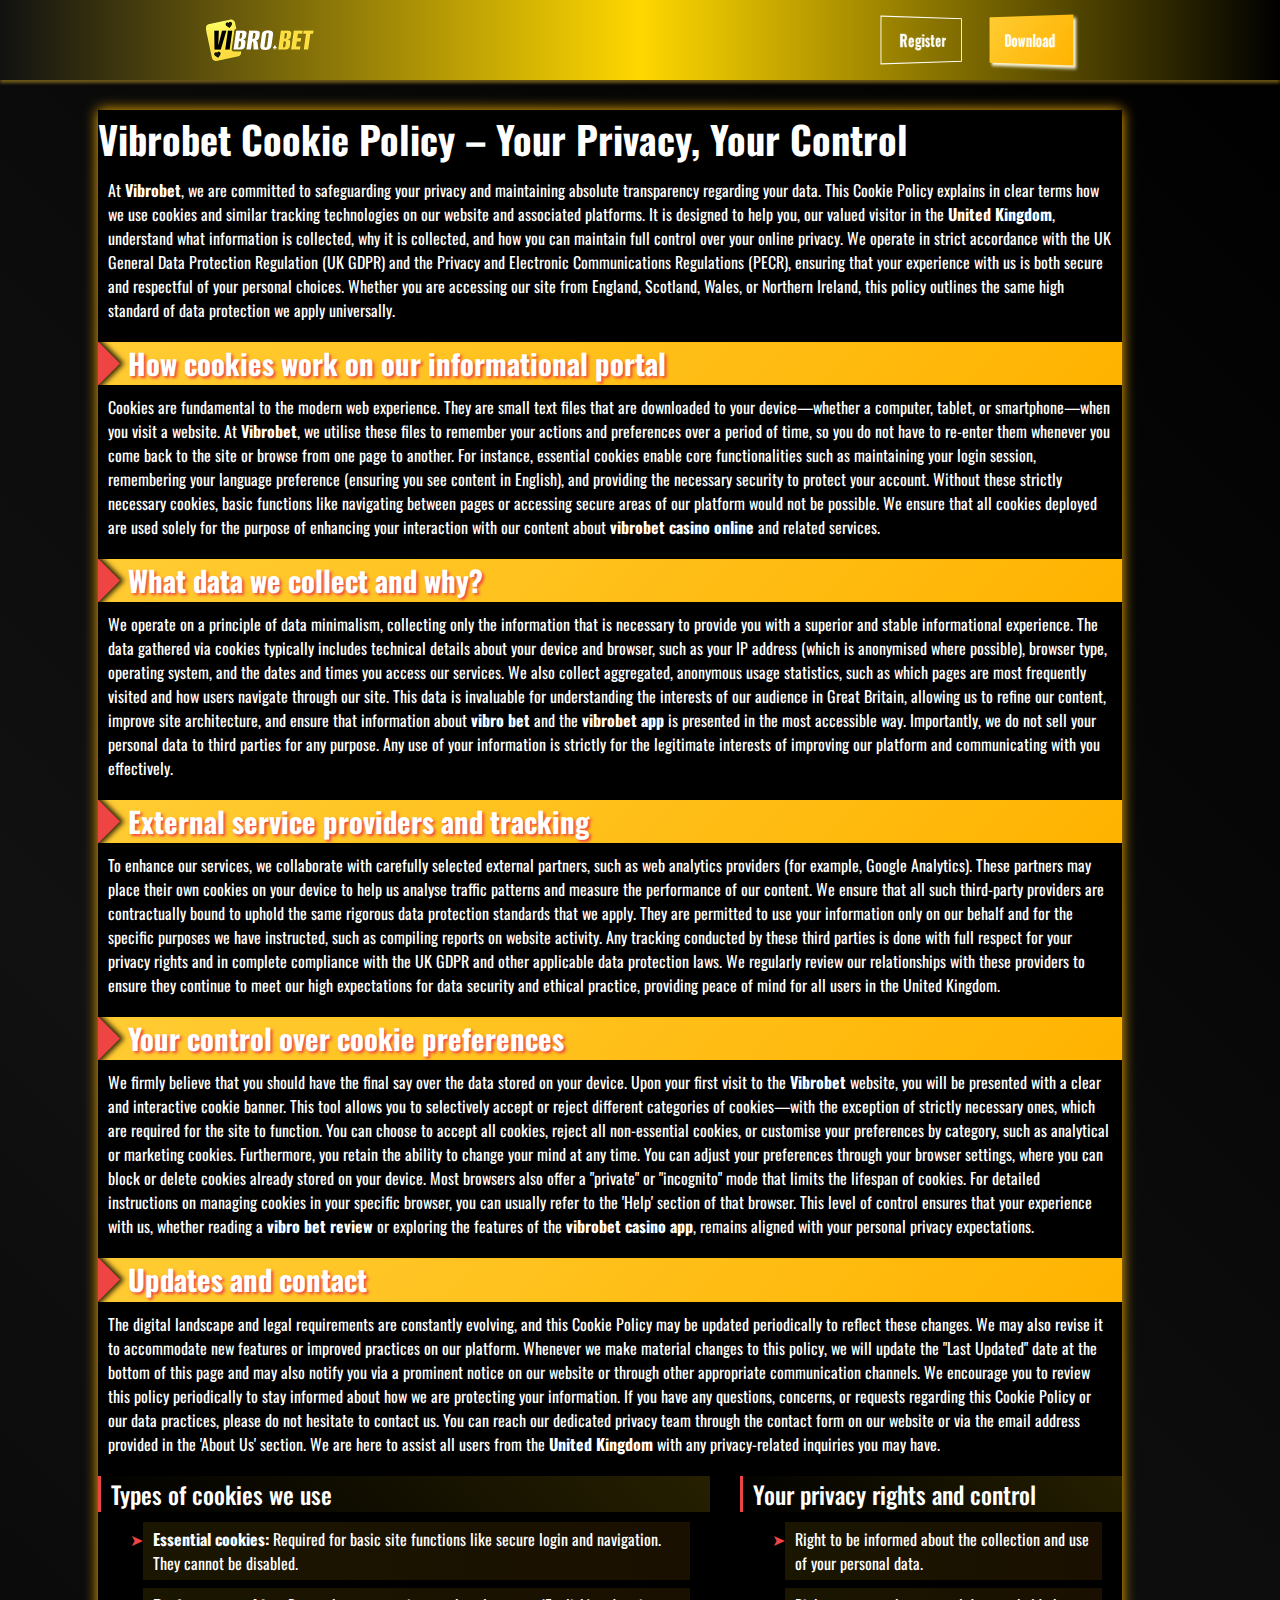
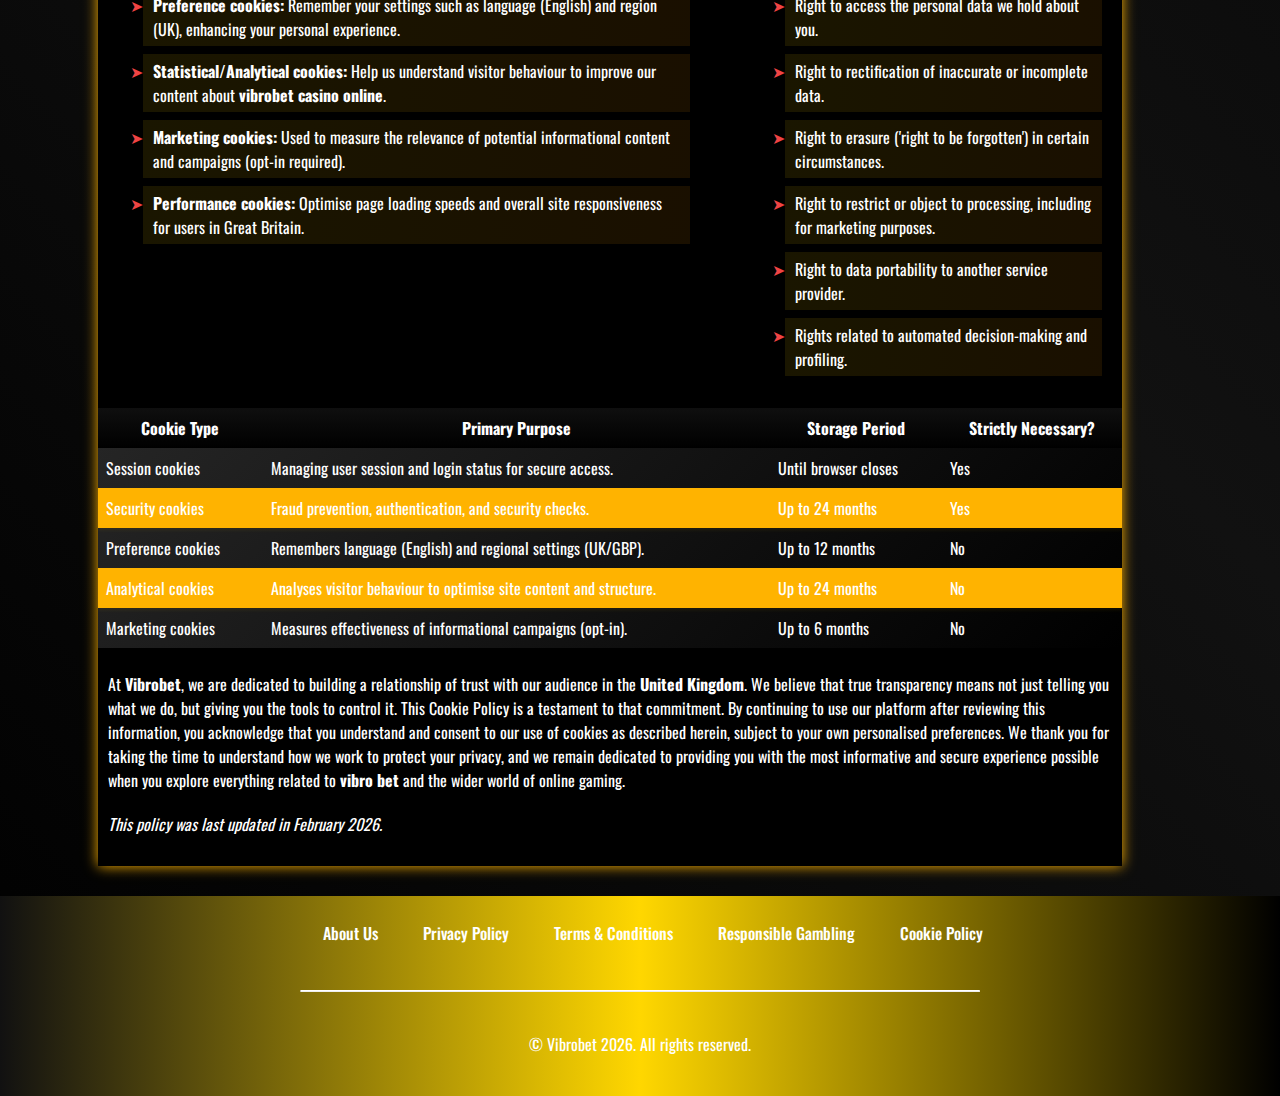
<file: cookie-policy/index.html>
<!DOCTYPE html>
<html lang="en">

<head>
    <meta charset="UTF-8">
    <meta name="viewport" content="width=device-width, initial-scale=1.0">
    <link rel="stylesheet" href="/style.css">
    <link rel="shortcut icon" href="/favicon.ico" type="image/x-icon">
    <title>Vibrobet – Cookie Policy & Your Privacy Choices</title>
    <meta name="description"
        content="Read the Vibrobet Cookie Policy to understand how we use cookies and similar technologies to enhance your experience, protect your data, and respect your privacy preferences in the UK.">
    <meta name="googlebot" content="index,follow,noarchive">

    <link rel="canonical" href="https://beauaesthetics.co.uk/cookie-policy/">

    <meta property="og:type" content="website" />
    <meta property="og:title" content="Vibrobet – Cookie Policy & Your Privacy Choices" />
    <meta property="og:description"
        content="Vibrobet cookie policy - How we use cookies to protect your data and optimise your informational experience on our platform." />
    <meta property="og:url" content="https://beauaesthetics.co.uk/cookie-policy/" />
    <meta property="og:site_name" content="Vibrobet" />
    <meta property="og:locale" content="en_GB" />

    <meta name="twitter:card" content="summary" />
    <meta name="twitter:title" content="Cookie Policy - Vibrobet" />
    <meta name="twitter:description"
        content="Learn how Vibrobet uses cookies to improve your informational and user experience." />
</head>

<body>

    <header>
        <div class="logo">
            <a href="/"><img src="/img/logo.webp" alt="Vibrobet logo" width="140" height="70"></a>
        </div>

        <div class="header-btn">
            <a href="/play/" rel="nofollow" content="noindex" class="h-violet-btn">Register</a>
            <a href="/play/" rel="nofollow" content="noindex" class="h-accent-btn">Download</a>
        </div>
    </header>

    <main>
        <div class="wrapper">
            <div class="container">
                <h1>Vibrobet Cookie Policy – Your Privacy, Your Control</h1>
                <p class="txt">
                    At <strong>Vibrobet</strong>, we are committed to safeguarding your privacy and maintaining absolute
                    transparency regarding your data. This Cookie Policy explains in clear terms how we use cookies and
                    similar tracking technologies on our website and associated platforms. It is designed to help you,
                    our valued visitor in the <strong>United Kingdom</strong>, understand what information is collected,
                    why it is collected, and how you can maintain full control over your online privacy. We operate in
                    strict accordance with the UK General Data Protection Regulation (UK GDPR) and the Privacy and
                    Electronic Communications Regulations (PECR), ensuring that your experience with us is both secure
                    and respectful of your personal choices. Whether you are accessing our site from England, Scotland,
                    Wales, or Northern Ireland, this policy outlines the same high standard of data protection we apply
                    universally.</p>

                <div class="container__header">
                    <h2>How cookies work on our informational portal</h2>
                </div>
                <p class="txt">
                    Cookies are fundamental to the modern web experience. They are small text files that are downloaded
                    to your device—whether a computer, tablet, or smartphone—when you visit a website. At
                    <strong>Vibrobet</strong>, we utilise these files to remember your actions and preferences over a
                    period of time, so you do not have to re-enter them whenever you come back to the site or browse
                    from one page to another. For instance, essential cookies enable core functionalities such as
                    maintaining your login session, remembering your language preference (ensuring you see content in
                    English), and providing the necessary security to protect your account. Without these strictly
                    necessary cookies, basic functions like navigating between pages or accessing secure areas of our
                    platform would not be possible. We ensure that all cookies deployed are used solely for the purpose
                    of enhancing your interaction with our content about <strong>vibrobet casino online</strong> and
                    related services.
                </p>

                <div class="container__header">
                    <h2>What data we collect and why?</h2>
                </div>
                <p class="txt">
                    We operate on a principle of data minimalism, collecting only the information that is necessary to
                    provide you with a superior and stable informational experience. The data gathered via cookies
                    typically includes technical details about your device and browser, such as your IP address (which
                    is anonymised where possible), browser type, operating system, and the dates and times you access
                    our services. We also collect aggregated, anonymous usage statistics, such as which pages are most
                    frequently visited and how users navigate through our site. This data is invaluable for
                    understanding the interests of our audience in Great Britain, allowing us to refine our content,
                    improve site architecture, and ensure that information about <strong>vibro bet</strong> and the
                    <strong>vibrobet app</strong> is presented in the most accessible way. Importantly, we do not sell
                    your personal data to third parties for any purpose. Any use of your information is strictly for the
                    legitimate interests of improving our platform and communicating with you effectively.
                </p>

                <div class="container__header">
                    <h2>External service providers and tracking</h2>
                </div>
                <p class="txt">
                    To enhance our services, we collaborate with carefully selected external partners, such as web
                    analytics providers (for example, Google Analytics). These partners may place their own cookies on
                    your device to help us analyse traffic patterns and measure the performance of our content. We
                    ensure that all such third-party providers are contractually bound to uphold the same rigorous data
                    protection standards that we apply. They are permitted to use your information only on our behalf
                    and for the specific purposes we have instructed, such as compiling reports on website activity. Any
                    tracking conducted by these third parties is done with full respect for your privacy rights and in
                    complete compliance with the UK GDPR and other applicable data protection laws. We regularly review
                    our relationships with these providers to ensure they continue to meet our high expectations for
                    data security and ethical practice, providing peace of mind for all users in the United Kingdom.</p>

                <div class="container__header">
                    <h2>Your control over cookie preferences</h2>
                </div>
                <p class="txt">
                    We firmly believe that you should have the final say over the data stored on your device. Upon your
                    first visit to the <strong>Vibrobet</strong> website, you will be presented with a clear and
                    interactive cookie banner. This tool allows you to selectively accept or reject different categories
                    of cookies—with the exception of strictly necessary ones, which are required for the site to
                    function. You can choose to accept all cookies, reject all non-essential cookies, or customise your
                    preferences by category, such as analytical or marketing cookies. Furthermore, you retain the
                    ability to change your mind at any time. You can adjust your preferences through your browser
                    settings, where you can block or delete cookies already stored on your device. Most browsers also
                    offer a "private" or "incognito" mode that limits the lifespan of cookies. For detailed instructions
                    on managing cookies in your specific browser, you can usually refer to the 'Help' section of that
                    browser. This level of control ensures that your experience with us, whether reading a <strong>vibro
                        bet review</strong> or exploring the features of the <strong>vibrobet casino app</strong>,
                    remains aligned with your personal privacy expectations.</p>

                <div class="container__header">
                    <h2>Updates and contact</h2>
                </div>
                <p class="txt">
                    The digital landscape and legal requirements are constantly evolving, and this Cookie Policy may be
                    updated periodically to reflect these changes. We may also revise it to accommodate new features or
                    improved practices on our platform. Whenever we make material changes to this policy, we will update
                    the "Last Updated" date at the bottom of this page and may also notify you via a prominent notice on
                    our website or through other appropriate communication channels. We encourage you to review this
                    policy periodically to stay informed about how we are protecting your information. If you have any
                    questions, concerns, or requests regarding this Cookie Policy or our data practices, please do not
                    hesitate to contact us. You can reach our dedicated privacy team through the contact form on our
                    website or via the email address provided in the 'About Us' section. We are here to assist all users
                    from the <strong>United Kingdom</strong> with any privacy-related inquiries you may have.</p>

                <div class="comparison-list">
                    <div>
                        <h3>Types of cookies we use</h3>
                        <ul>
                            <li><strong>Essential cookies:</strong> Required for basic site functions like secure login
                                and navigation. They cannot be disabled.</li>
                            <li><strong>Preference cookies:</strong> Remember your settings such as language (English)
                                and region (UK), enhancing your personal experience.</li>
                            <li><strong>Statistical/Analytical cookies:</strong> Help us understand visitor behaviour to
                                improve our content about <strong>vibrobet casino online</strong>.</li>
                            <li><strong>Marketing cookies:</strong> Used to measure the relevance of potential
                                informational content and campaigns (opt-in required).</li>
                            <li><strong>Performance cookies:</strong> Optimise page loading speeds and overall site
                                responsiveness for users in Great Britain.</li>
                        </ul>
                    </div>

                    <div>
                        <h3>Your privacy rights and control</h3>
                        <ul>
                            <li>Right to be informed about the collection and use of your personal data.</li>
                            <li>Right to access the personal data we hold about you.</li>
                            <li>Right to rectification of inaccurate or incomplete data.</li>
                            <li>Right to erasure ('right to be forgotten') in certain circumstances.</li>
                            <li>Right to restrict or object to processing, including for marketing purposes.</li>
                            <li>Right to data portability to another service provider.</li>
                            <li>Rights related to automated decision-making and profiling.</li>
                        </ul>
                    </div>
                </div>

                <div class="table-wrapper">
                    <table>
                        <thead>
                            <tr>
                                <th>Cookie Type</th>
                                <th>Primary Purpose</th>
                                <th>Storage Period</th>
                                <th>Strictly Necessary?</th>
                            </tr>
                        </thead>
                        <tbody>
                            <tr>
                                <td>Session cookies</td>
                                <td>Managing user session and login status for secure access.</td>
                                <td>Until browser closes</td>
                                <td>Yes</td>
                            </tr>
                            <tr>
                                <td>Security cookies</td>
                                <td>Fraud prevention, authentication, and security checks.</td>
                                <td>Up to 24 months</td>
                                <td>Yes</td>
                            </tr>
                            <tr>
                                <td>Preference cookies</td>
                                <td>Remembers language (English) and regional settings (UK/GBP).</td>
                                <td>Up to 12 months</td>
                                <td>No</td>
                            </tr>
                            <tr>
                                <td>Analytical cookies</td>
                                <td>Analyses visitor behaviour to optimise site content and structure.</td>
                                <td>Up to 24 months</td>
                                <td>No</td>
                            </tr>
                            <tr>
                                <td>Marketing cookies</td>
                                <td>Measures effectiveness of informational campaigns (opt-in).</td>
                                <td>Up to 6 months</td>
                                <td>No</td>
                            </tr>
                        </tbody>
                    </table>
                </div>

                <p class="txt">
                    At <strong>Vibrobet</strong>, we are dedicated to building a relationship of trust with our audience
                    in the <strong>United Kingdom</strong>. We believe that true transparency means not just telling you
                    what we do, but giving you the tools to control it. This Cookie Policy is a testament to that
                    commitment. By continuing to use our platform after reviewing this information, you acknowledge that
                    you understand and consent to our use of cookies as described herein, subject to your own
                    personalised preferences. We thank you for taking the time to understand how we work to protect your
                    privacy, and we remain dedicated to providing you with the most informative and secure experience
                    possible when you explore everything related to <strong>vibro bet</strong> and the wider world of
                    online gaming.</p>
                <p class="txt">
                    <em>This policy was last updated in February 2026.</em>
                </p>
            </div>
        </div>
    </main>

    <footer>
        <ul class="f-nav">
            <li>
                <a href="/about-us/">About Us</a>
            </li>
            <li>
                <a href="/privacy-policy/">Privacy Policy</a>
            </li>
            <li>
                <a href="/terms-and-conditions/">Terms & Conditions</a>
            </li>
            <li>
                <a href="/responsible-gambling/">Responsible Gambling</a>
            </li>
            <li>
                <a href="/cookie-policy/">Cookie Policy</a>
            </li>
        </ul>

        <hr>

        <p class="txt">
            © Vibrobet 2026. All rights reserved.
        </p>
    </footer>
</body>

</html>
</file>
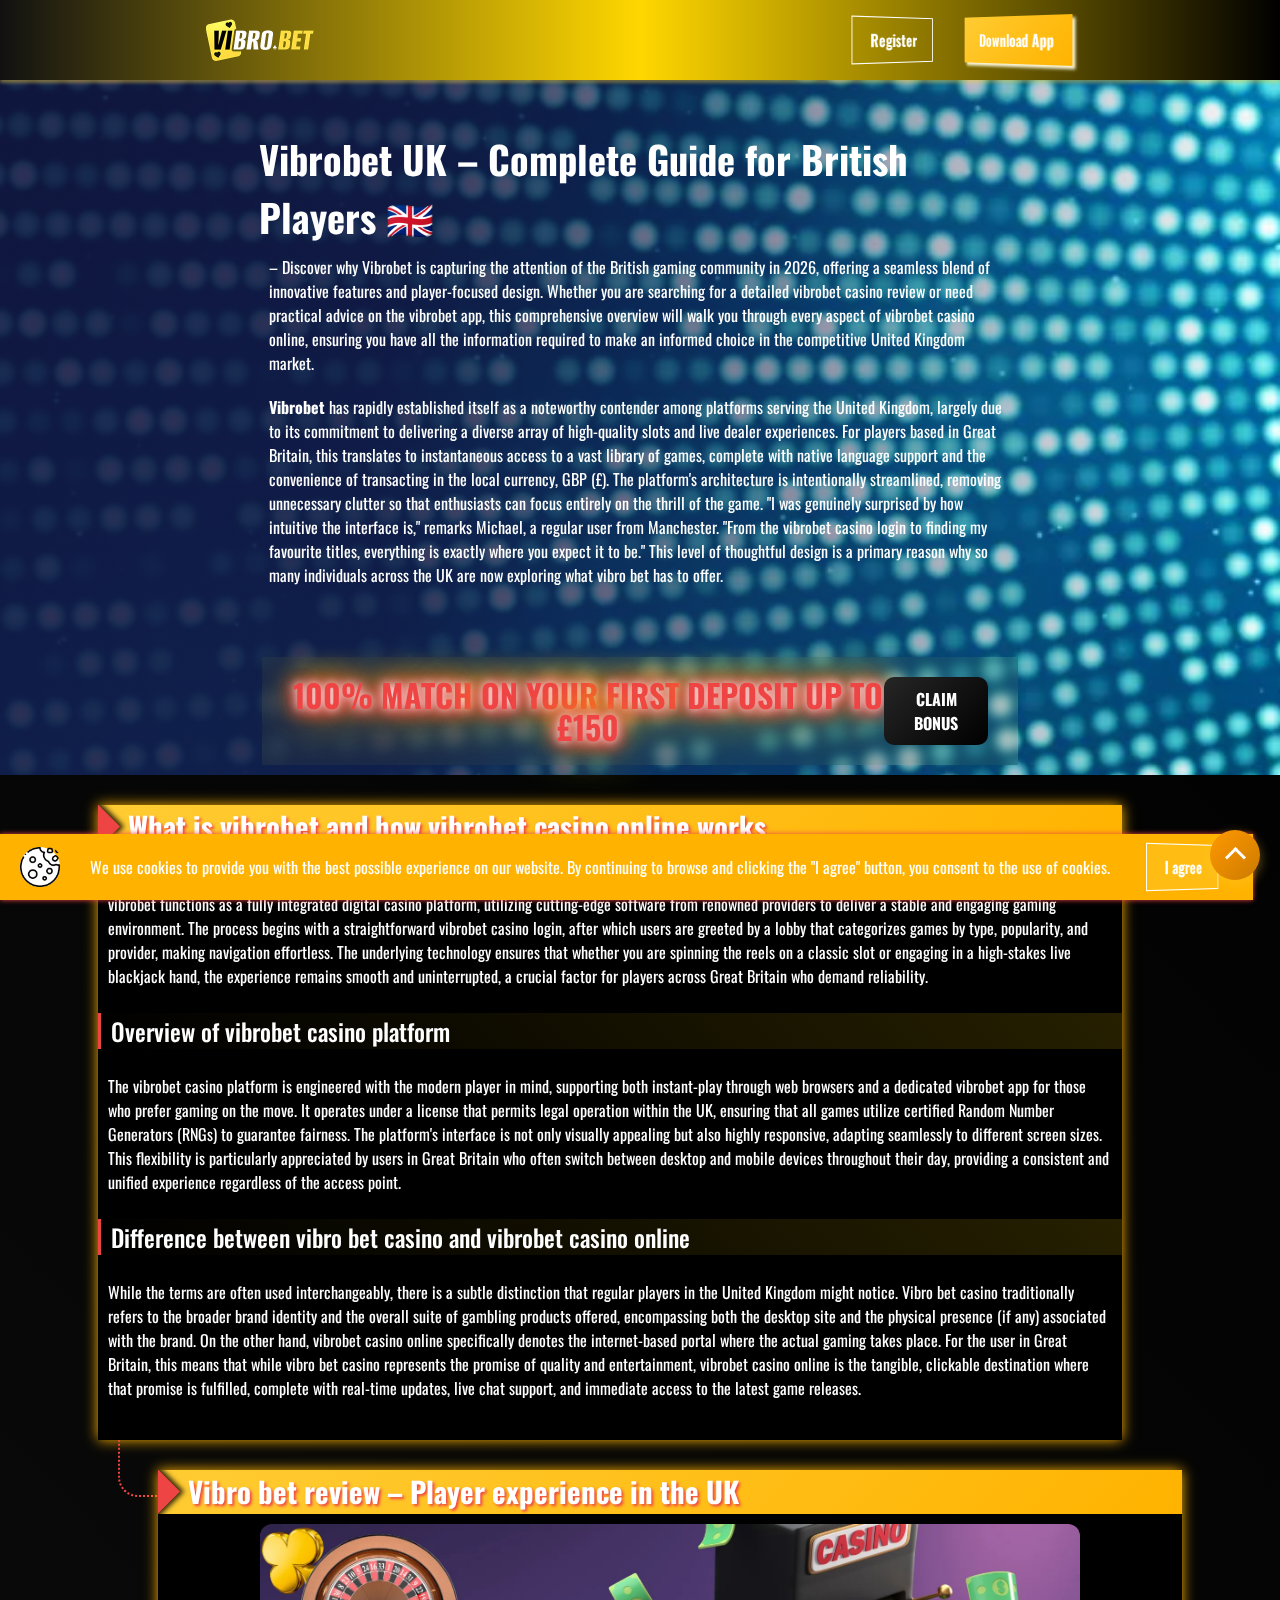
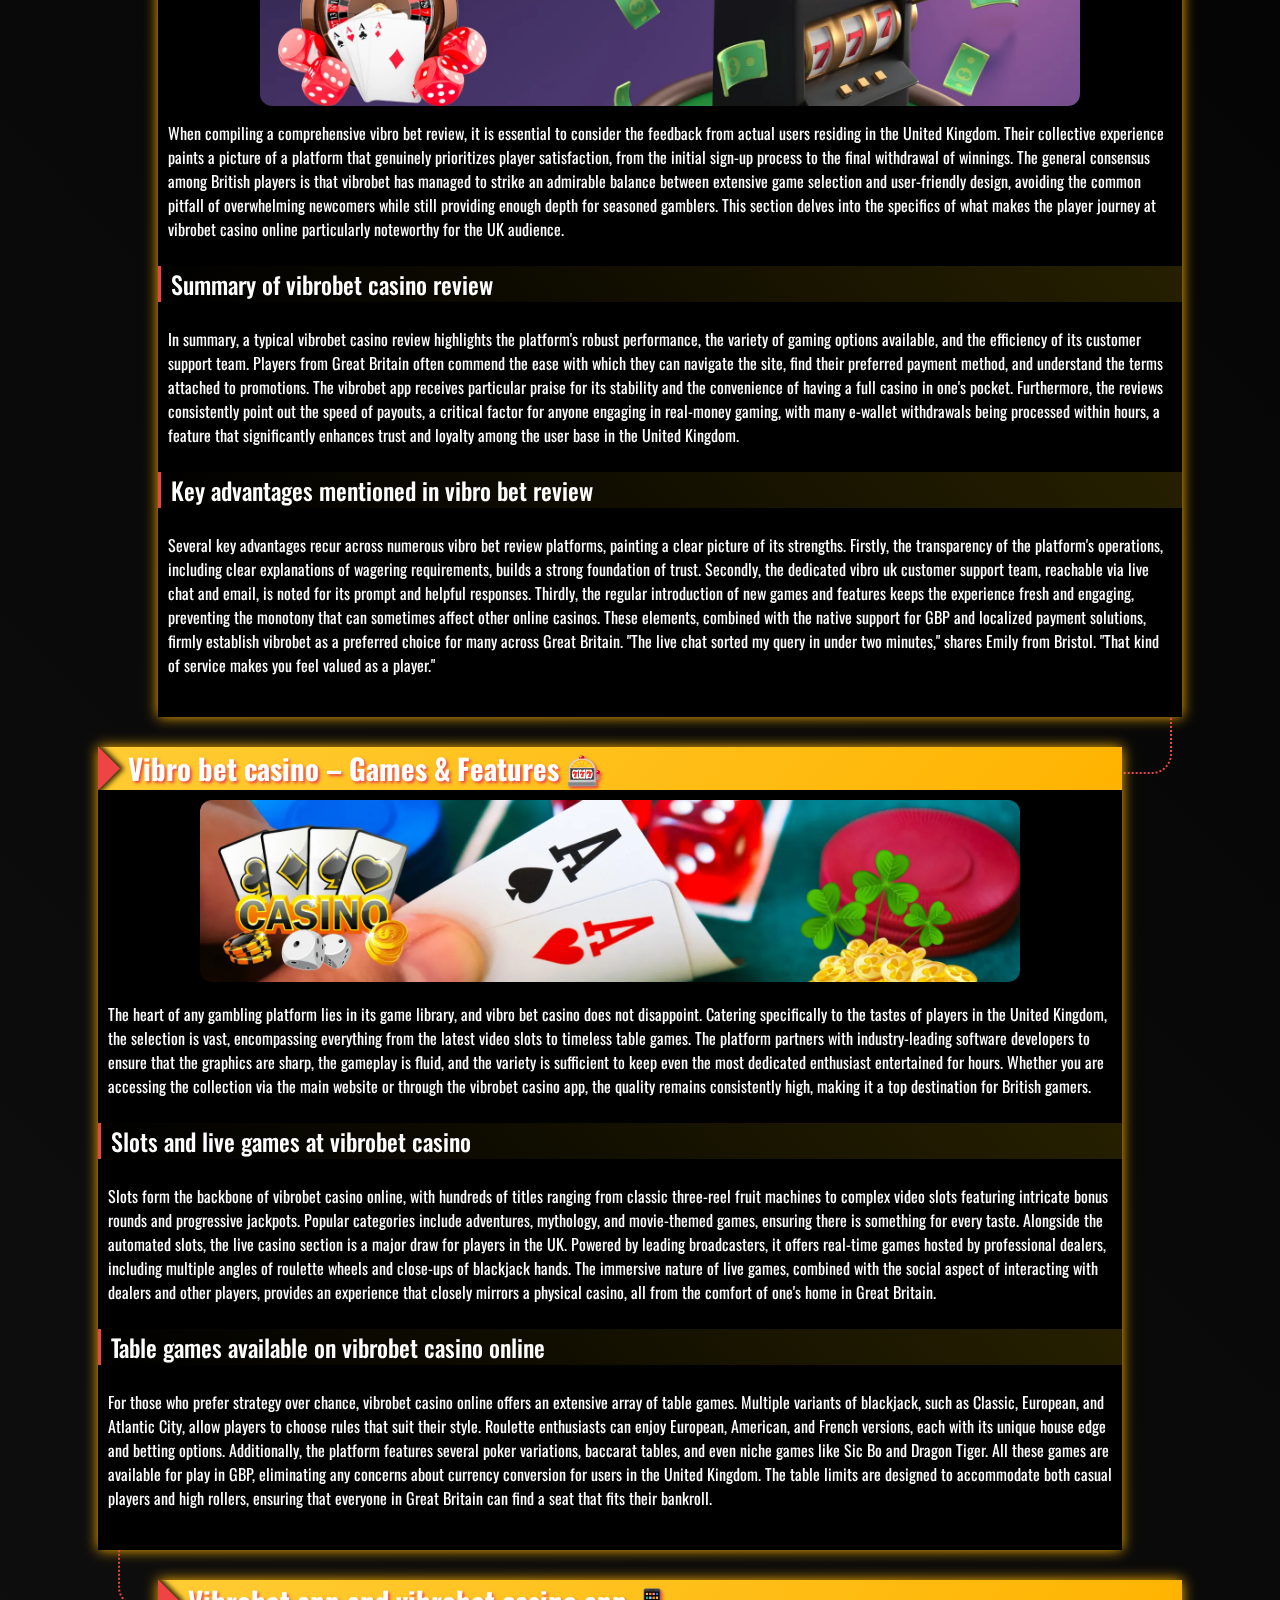
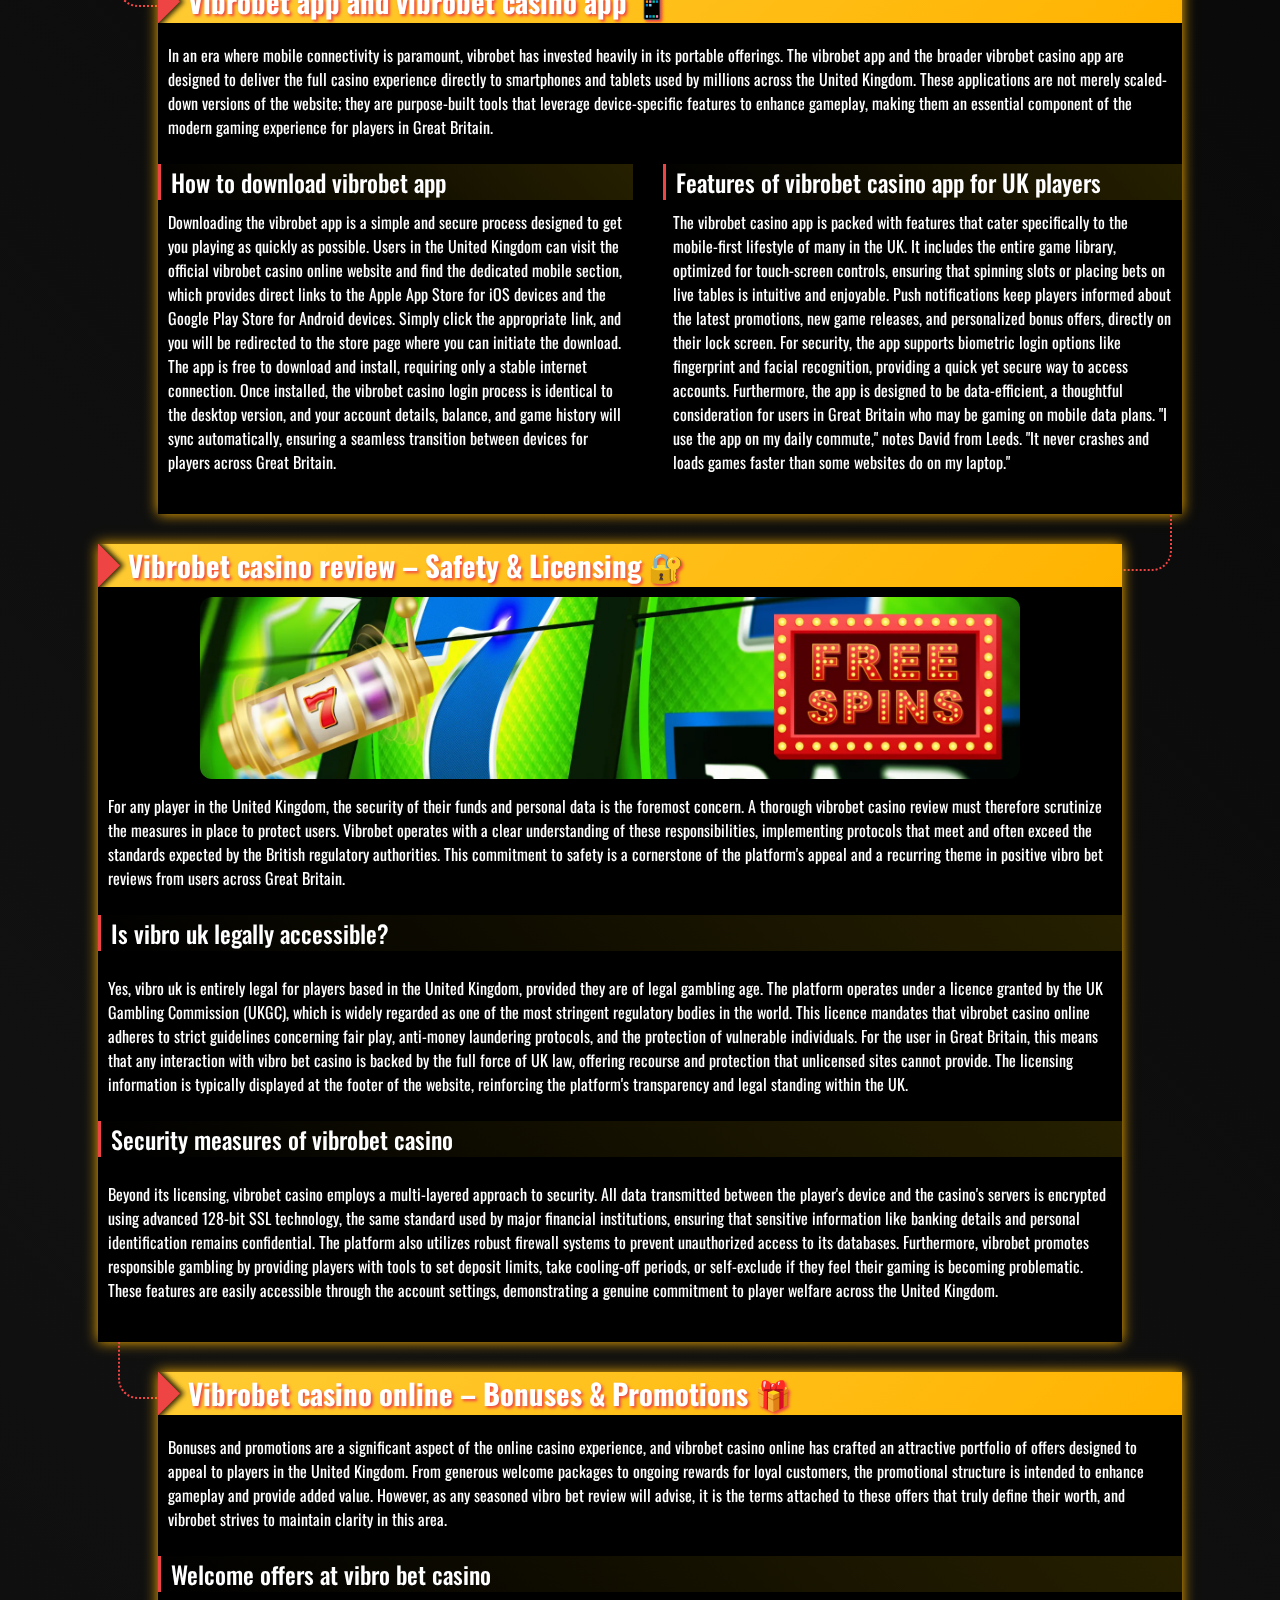
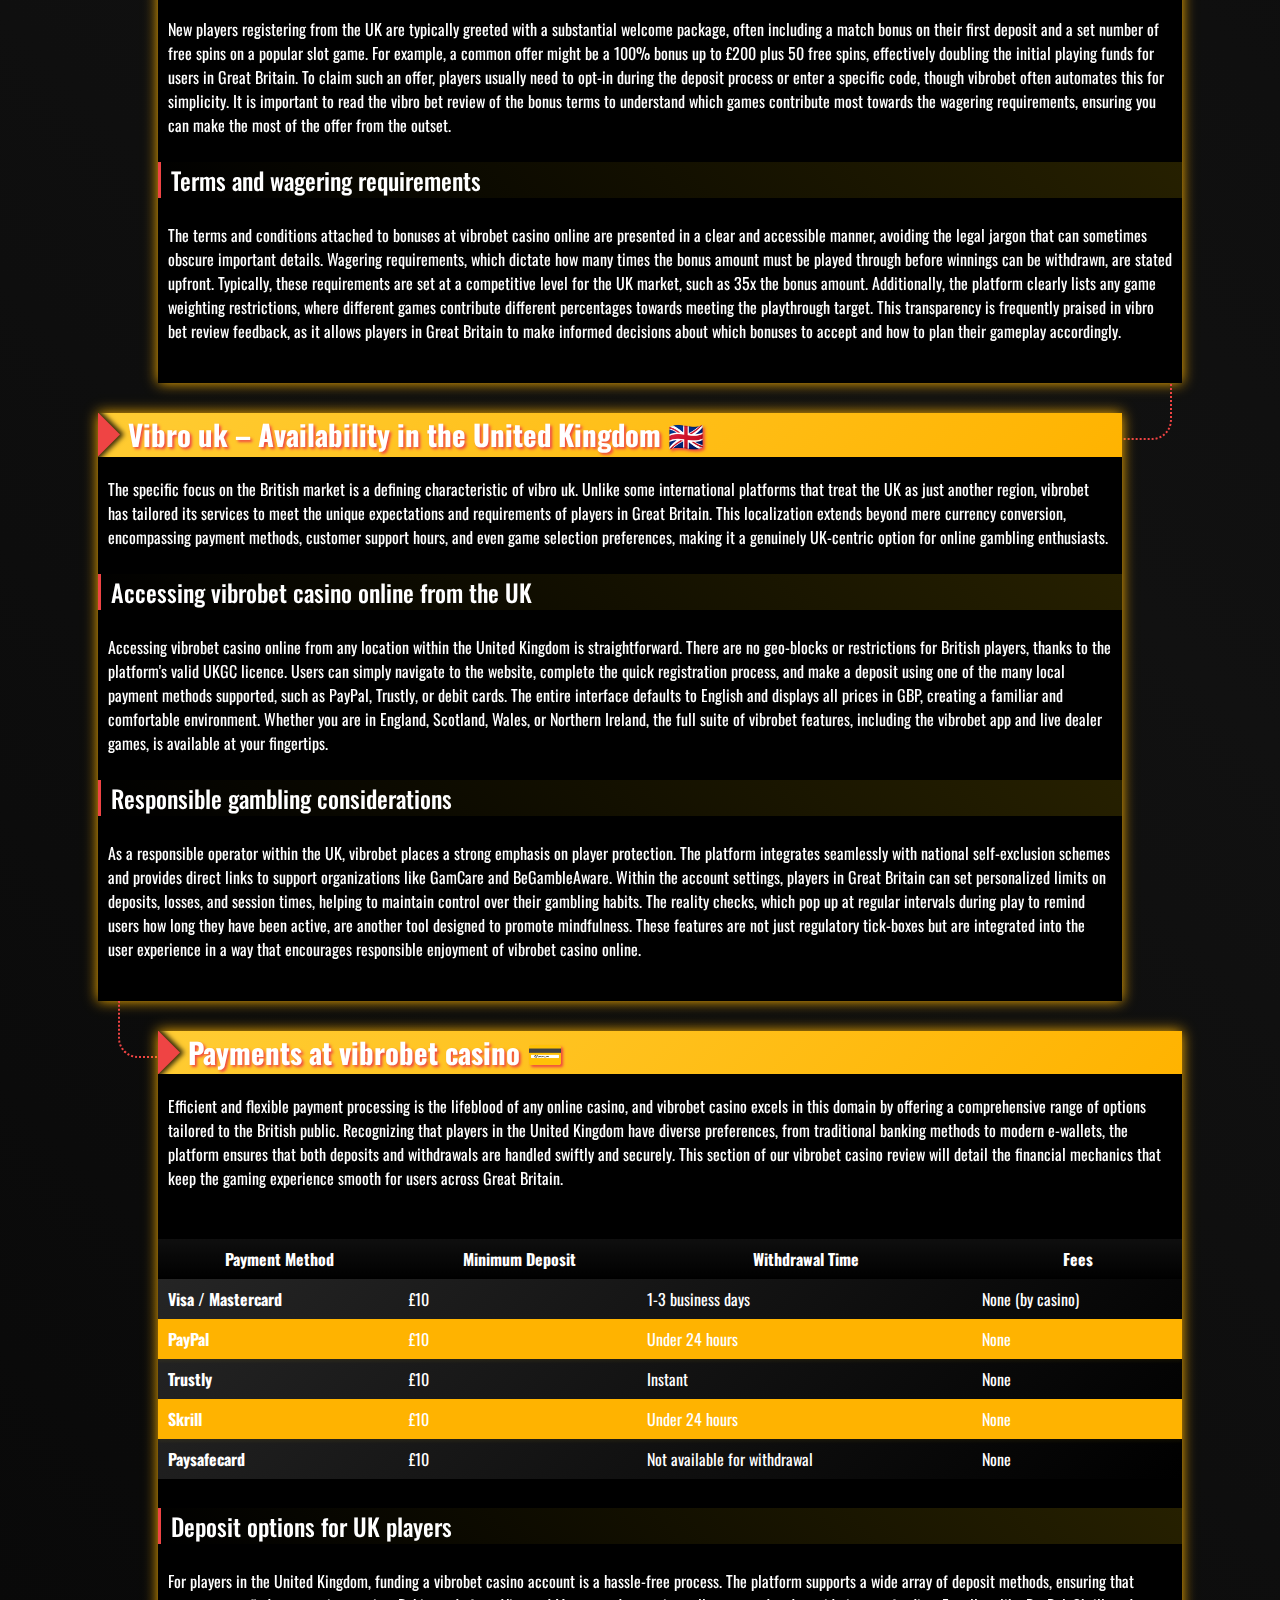
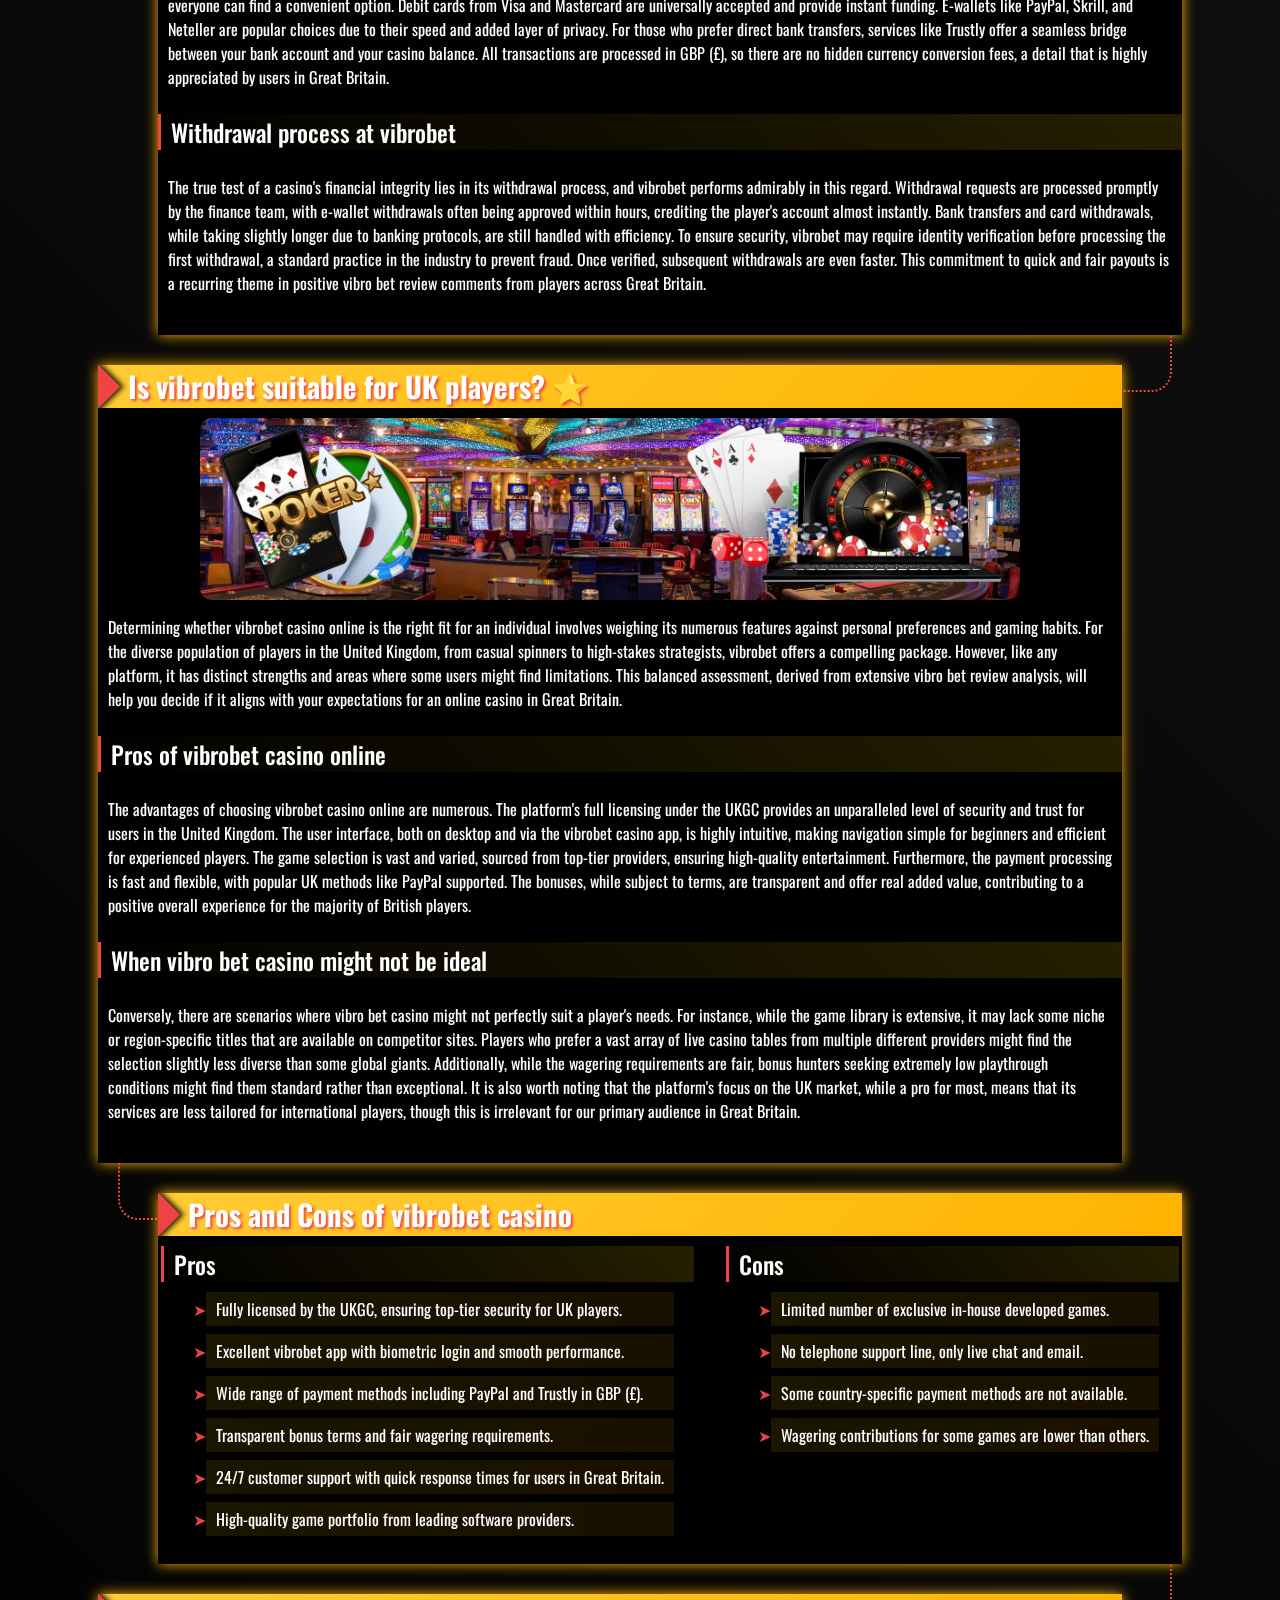
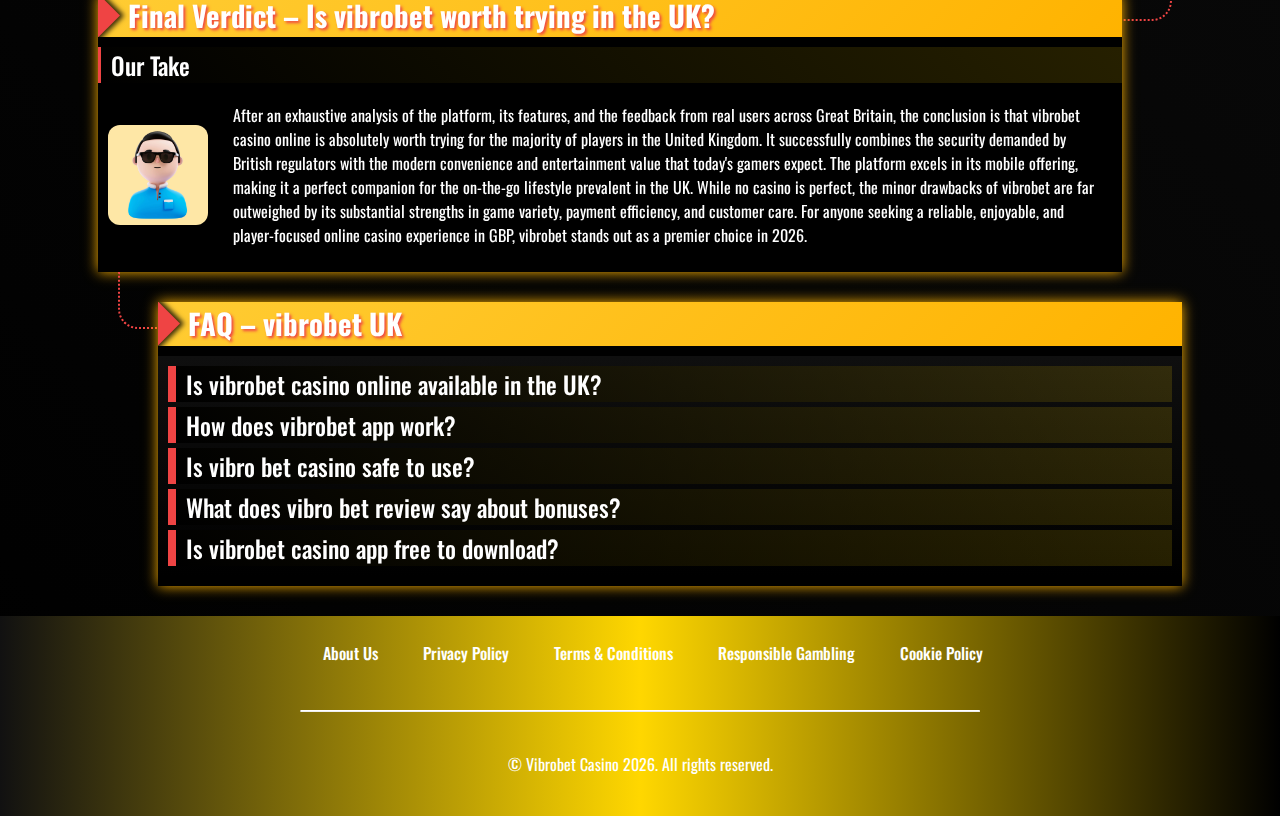
<file: en-gb/index.html>
<!DOCTYPE html>
<html lang="en-GB">

<head>
    <meta charset="UTF-8">
    <meta name="viewport" content="width=device-width, initial-scale=1.0">
    <link rel="stylesheet" href="/style.css">
    <link rel="shortcut icon" href="/favicon.ico" type="image/x-icon">
    <title>Vibrobet UK – Vibrobet Casino Review, App & Login Guide</title>
    <meta name="description"
        content="Complete vibrobet casino review for the UK: vibro bet, vibrobet casino online, vibrobet app, vibrobet casino app, vibro bet review and vibro uk access guide.">
    <meta name="googlebot" content="index,follow,noarchive">
    <link rel="alternate" hreflang="en-GB" href="https://beauaesthetics.co.uk/en-gb/">
    <link rel="alternate" hreflang="x-default" href="https://beauaesthetics.co.uk/">
    <link rel="canonical" href="https://beauaesthetics.co.uk/en-gb/">
    <meta property="og:type" content="website">
    <meta property="og:title" content="Vibrobet UK – Vibrobet Casino Review, App & Login Guide">
    <meta property="og:description"
        content="Complete vibrobet casino review for the UK: vibro bet, vibrobet casino online, vibrobet app, vibrobet casino app, vibro bet review and vibro uk access guide.">
    <meta property="og:url" content="https://beauaesthetics.co.uk/">
    <meta property="og:site_name" content="Vibrobet Casino">
    <meta property="og:image" content="https://beauaesthetics.co.uk/img/1.webp">
    <meta property="og:locale" content="en_GB">
    <meta name="twitter:card" content="summary_large_image">
    <meta name="twitter:title" content="Vibrobet UK – Vibrobet Casino Review, App & Login Guide">
    <meta name="twitter:description"
        content="Complete vibrobet casino review for the UK: vibro bet, vibrobet casino online, vibrobet app, vibrobet casino app, vibro bet review and vibro uk access guide.">
    <meta name="twitter:image" content="https://beauaesthetics.co.uk/img/1.webp">
    <script type="application/ld+json">
    {
        "@context": "https://schema.org",
        "@type": "Article",
        "headline": "Vibrobet UK – Vibrobet Casino Review, App & Login Guide",
        "description": "Complete vibrobet casino review for the UK: vibro bet, vibrobet casino online, vibrobet app, vibrobet casino app, vibro bet review and vibro uk access guide.",
        "mainEntityOfPage": {
            "@type": "WebPage",
            "@id": "https://beauaesthetics.co.uk/"
        },
        "author": {
            "@type": "Person",
            "name": "Jonathan Pearce",
            "url": "https://beauaesthetics.co.uk/"
        },
        "publisher": {
            "@type": "Organization",
            "name": "Vibrobet",
            "logo": {
                "@type": "ImageObject",
                "url": "https://beauaesthetics.co.uk/img/logo.webp"
            }
        },
        "datePublished": "2026-02-17",
        "dateModified": "2026-02-17"
    }
    </script>
    <script type="application/ld+json">
    {
        "@context": "https://schema.org",
        "@type": "WebSite",
        "url": "https://beauaesthetics.co.uk/",
        "name": "Vibrobet Casino",
        "description": "Vibrobet in the United Kingdom: gaming platform, bonuses, and comprehensive reviews.",
        "inLanguage": "en-GB"
    }
    </script>
    <script type="application/ld+json">
    {
        "@context": "https://schema.org",
        "@type": "BreadcrumbList",
        "itemListElement": [{
                "@type": "ListItem",
                "position": 1,
                "name": "Home",
                "item": "https://beauaesthetics.co.uk/"
            },
            {
                "@type": "ListItem",
                "position": 2,
                "name": "Vibrobet UK",
                "item": "https://beauaesthetics.co.uk/"
            }
        ]
    }
    </script>
    <script type="application/ld+json">
    {
      "@context": "https://schema.org",
      "@type": "FAQPage",
      "mainEntity": [
        {
          "@type": "Question",
          "name": "Is vibrobet casino online available in the UK?",
          "acceptedAnswer": {
            "@type": "Answer",
            "text": "Yes, vibrobet casino online is fully accessible to players across the United Kingdom, operating under a licence that ensures compliance with local regulations and offering all services in GBP."
          }
        },
        {
          "@type": "Question",
          "name": "How does vibrobet app work?",
          "acceptedAnswer": {
            "@type": "Answer",
            "text": "The vibrobet app provides a streamlined mobile experience, allowing users in Great Britain to log in, deposit funds, and play hundreds of games directly from their smartphone, with biometric security options for quick access."
          }
        },
        {
          "@type": "Question",
          "name": "Is vibro bet casino safe to use?",
          "acceptedAnswer": {
            "@type": "Answer",
            "text": "Absolutely. vibro bet casino employs advanced SSL encryption, adheres to strict UKGC guidelines, and promotes responsible gambling tools, ensuring a secure environment for all players in the UK."
          }
        },
        {
          "@type": "Question",
          "name": "What does vibro bet review say about bonuses?",
          "acceptedAnswer": {
            "@type": "Answer",
            "text": "Most vibro bet review sources highlight the transparency of the welcome package and the regular reload bonuses available to British players, often noting the fair wagering requirements."
          }
        },
        {
          "@type": "Question",
          "name": "Is vibrobet casino app free to download?",
          "acceptedAnswer": {
            "@type": "Answer",
            "text": "Yes, the vibrobet casino app is completely free to download on both iOS and Android devices, providing instant access to the full game library for users in the United Kingdom."
          }
        }
      ]
    }
    </script>
</head>

<body>
    <header>
        <div class="logo">
            <a href="/"><img src="/img/logo.webp" alt="Vibrobet Casino logo" width="140" height="70"></a>
        </div>
        <div class="header-btn">
            <a href="/play/" rel="nofollow" content="noindex" class="h-violet-btn">Register</a>
            <a href="/play/" rel="nofollow" content="noindex" class="h-accent-btn">Download App</a>
        </div>
    </header>
    <main>
        <div class="promo">
            <div class="promo-l ">
                <h1>Vibrobet UK – Complete Guide for British Players 🇬🇧</h1>
                <p class="txt"> – Discover why Vibrobet is capturing the attention of the British gaming community in
                    2026, offering a seamless blend of innovative features and player-focused design. Whether you are
                    searching for a detailed vibrobet casino review or need practical advice on the vibrobet app, this
                    comprehensive overview will walk you through every aspect of vibrobet casino online, ensuring you
                    have all the information required to make an informed choice in the competitive United Kingdom
                    market.</p>
                <p class="txt"><strong>Vibrobet</strong> has rapidly established itself as a noteworthy contender among
                    platforms serving the United Kingdom, largely due to its commitment to delivering a diverse array of
                    high-quality slots and live dealer experiences. For players based in Great Britain, this translates
                    to instantaneous access to a vast library of games, complete with native language support and the
                    convenience of transacting in the local currency, GBP (£). The platform's architecture is
                    intentionally streamlined, removing unnecessary clutter so that enthusiasts can focus entirely on
                    the thrill of the game. "I was genuinely surprised by how intuitive the interface is," remarks
                    Michael, a regular user from Manchester. "From the vibrobet casino login to finding my favourite
                    titles, everything is exactly where you expect it to be." This level of thoughtful design is a
                    primary reason why so many individuals across the UK are now exploring what vibro bet has to offer.
                </p>
            </div>
            <div class="promo-gift">
                <p class="txt-accent"><span class="fast-flicker">100% match</span> on your <span
                        class="flicker">first</span> deposit up to £150</p>
                <a href="/play/" rel="nofollow" content="noindex" class="btn-accent">Claim Bonus</a>
            </div>
        </div>
        <div class="wrapper">
            <div class="container" id="">
                <div class="container__header">
                    <h2>What is vibrobet and how vibrobet casino online works</h2>
                </div>
                <div class="container__body">
                    <p class="txt">Understanding the mechanics behind vibrobet casino online is essential for any player
                        in the United Kingdom looking to maximize their entertainment. At its core, vibrobet functions
                        as a fully integrated digital casino platform, utilizing cutting-edge software from renowned
                        providers to deliver a stable and engaging gaming environment. The process begins with a
                        straightforward vibrobet casino login, after which users are greeted by a lobby that categorizes
                        games by type, popularity, and provider, making navigation effortless. The underlying technology
                        ensures that whether you are spinning the reels on a classic slot or engaging in a high-stakes
                        live blackjack hand, the experience remains smooth and uninterrupted, a crucial factor for
                        players across Great Britain who demand reliability.</p>
                    <h3>Overview of vibrobet casino platform</h3>
                    <p class="txt">The vibrobet casino platform is engineered with the modern player in mind, supporting
                        both instant-play through web browsers and a dedicated vibrobet app for those who prefer gaming
                        on the move. It operates under a license that permits legal operation within the UK, ensuring
                        that all games utilize certified Random Number Generators (RNGs) to guarantee fairness. The
                        platform's interface is not only visually appealing but also highly responsive, adapting
                        seamlessly to different screen sizes. This flexibility is particularly appreciated by users in
                        Great Britain who often switch between desktop and mobile devices throughout their day,
                        providing a consistent and unified experience regardless of the access point.</p>
                    <h3>Difference between vibro bet casino and vibrobet casino online</h3>
                    <p class="txt">While the terms are often used interchangeably, there is a subtle distinction that
                        regular players in the United Kingdom might notice. Vibro bet casino traditionally refers to the
                        broader brand identity and the overall suite of gambling products offered, encompassing both the
                        desktop site and the physical presence (if any) associated with the brand. On the other hand,
                        vibrobet casino online specifically denotes the internet-based portal where the actual gaming
                        takes place. For the user in Great Britain, this means that while vibro bet casino represents
                        the promise of quality and entertainment, vibrobet casino online is the tangible, clickable
                        destination where that promise is fulfilled, complete with real-time updates, live chat support,
                        and immediate access to the latest game releases.</p>
                </div>
            </div>
            <div class="container" id="inscription">
                <div class="container__header">
                    <h2>Vibro bet review – Player experience in the UK</h2>
                </div>
                <div class="container__body">
                    <div class="img"><img src="/img/2.webp" alt="Vibrobet Casino interface" width="1000" height="800">
                    </div>
                    <p class="txt">When compiling a comprehensive vibro bet review, it is essential to consider the
                        feedback from actual users residing in the United Kingdom. Their collective experience paints a
                        picture of a platform that genuinely prioritizes player satisfaction, from the initial sign-up
                        process to the final withdrawal of winnings. The general consensus among British players is that
                        vibrobet has managed to strike an admirable balance between extensive game selection and
                        user-friendly design, avoiding the common pitfall of overwhelming newcomers while still
                        providing enough depth for seasoned gamblers. This section delves into the specifics of what
                        makes the player journey at vibrobet casino online particularly noteworthy for the UK audience.
                    </p>
                    <h3>Summary of vibrobet casino review</h3>
                    <p class="txt">In summary, a typical vibrobet casino review highlights the platform's robust
                        performance, the variety of gaming options available, and the efficiency of its customer support
                        team. Players from Great Britain often commend the ease with which they can navigate the site,
                        find their preferred payment method, and understand the terms attached to promotions. The
                        vibrobet app receives particular praise for its stability and the convenience of having a full
                        casino in one's pocket. Furthermore, the reviews consistently point out the speed of payouts, a
                        critical factor for anyone engaging in real-money gaming, with many e-wallet withdrawals being
                        processed within hours, a feature that significantly enhances trust and loyalty among the user
                        base in the United Kingdom.</p>
                    <h3>Key advantages mentioned in vibro bet review</h3>
                    <p class="txt">Several key advantages recur across numerous vibro bet review platforms, painting a
                        clear picture of its strengths. Firstly, the transparency of the platform's operations,
                        including clear explanations of wagering requirements, builds a strong foundation of trust.
                        Secondly, the dedicated vibro uk customer support team, reachable via live chat and email, is
                        noted for its prompt and helpful responses. Thirdly, the regular introduction of new games and
                        features keeps the experience fresh and engaging, preventing the monotony that can sometimes
                        affect other online casinos. These elements, combined with the native support for GBP and
                        localized payment solutions, firmly establish vibrobet as a preferred choice for many across
                        Great Britain. "The live chat sorted my query in under two minutes," shares Emily from Bristol.
                        "That kind of service makes you feel valued as a player."</p>
                </div>
            </div>
            <div class="container" id="review">
                <div class="container__header">
                    <h2>Vibro bet casino – Games & Features 🎰</h2>
                </div>
                <div class="img"><img src="/img/1.webp" alt="Games at Vibrobet Casino" width="1000" height="800"></div>
                <div class="container__body">
                    <p class="txt">The heart of any gambling platform lies in its game library, and vibro bet casino
                        does not disappoint. Catering specifically to the tastes of players in the United Kingdom, the
                        selection is vast, encompassing everything from the latest video slots to timeless table games.
                        The platform partners with industry-leading software developers to ensure that the graphics are
                        sharp, the gameplay is fluid, and the variety is sufficient to keep even the most dedicated
                        enthusiast entertained for hours. Whether you are accessing the collection via the main website
                        or through the vibrobet casino app, the quality remains consistently high, making it a top
                        destination for British gamers.</p>
                    <h3>Slots and live games at vibrobet casino</h3>
                    <p class="txt">Slots form the backbone of vibrobet casino online, with hundreds of titles ranging
                        from classic three-reel fruit machines to complex video slots featuring intricate bonus rounds
                        and progressive jackpots. Popular categories include adventures, mythology, and movie-themed
                        games, ensuring there is something for every taste. Alongside the automated slots, the live
                        casino section is a major draw for players in the UK. Powered by leading broadcasters, it offers
                        real-time games hosted by professional dealers, including multiple angles of roulette wheels and
                        close-ups of blackjack hands. The immersive nature of live games, combined with the social
                        aspect of interacting with dealers and other players, provides an experience that closely
                        mirrors a physical casino, all from the comfort of one's home in Great Britain.</p>
                    <h3>Table games available on vibrobet casino online</h3>
                    <p class="txt">For those who prefer strategy over chance, vibrobet casino online offers an extensive
                        array of table games. Multiple variants of blackjack, such as Classic, European, and Atlantic
                        City, allow players to choose rules that suit their style. Roulette enthusiasts can enjoy
                        European, American, and French versions, each with its unique house edge and betting options.
                        Additionally, the platform features several poker variations, baccarat tables, and even niche
                        games like Sic Bo and Dragon Tiger. All these games are available for play in GBP, eliminating
                        any concerns about currency conversion for users in the United Kingdom. The table limits are
                        designed to accommodate both casual players and high rollers, ensuring that everyone in Great
                        Britain can find a seat that fits their bankroll.</p>
                </div>
            </div>
            <div class="container" id="games">
                <div class="container__header">
                    <h2>Vibrobet app and vibrobet casino app 📱</h2>
                </div>
                <div class="container__body">
                    <p class="txt">In an era where mobile connectivity is paramount, vibrobet has invested heavily in
                        its portable offerings. The vibrobet app and the broader vibrobet casino app are designed to
                        deliver the full casino experience directly to smartphones and tablets used by millions across
                        the United Kingdom. These applications are not merely scaled-down versions of the website; they
                        are purpose-built tools that leverage device-specific features to enhance gameplay, making them
                        an essential component of the modern gaming experience for players in Great Britain.</p>
                    <div class="comparison-list">
                        <div>
                            <h3>How to download vibrobet app</h3>
                            <p class="txt">Downloading the vibrobet app is a simple and secure process designed to get
                                you playing as quickly as possible. Users in the United Kingdom can visit the official
                                vibrobet casino online website and find the dedicated mobile section, which provides
                                direct links to the Apple App Store for iOS devices and the Google Play Store for
                                Android devices. Simply click the appropriate link, and you will be redirected to the
                                store page where you can initiate the download. The app is free to download and install,
                                requiring only a stable internet connection. Once installed, the vibrobet casino login
                                process is identical to the desktop version, and your account details, balance, and game
                                history will sync automatically, ensuring a seamless transition between devices for
                                players across Great Britain.</p>
                        </div>
                        <div>
                            <h3>Features of vibrobet casino app for UK players</h3>
                            <p class="txt">The vibrobet casino app is packed with features that cater specifically to
                                the mobile-first lifestyle of many in the UK. It includes the entire game library,
                                optimized for touch-screen controls, ensuring that spinning slots or placing bets on
                                live tables is intuitive and enjoyable. Push notifications keep players informed about
                                the latest promotions, new game releases, and personalized bonus offers, directly on
                                their lock screen. For security, the app supports biometric login options like
                                fingerprint and facial recognition, providing a quick yet secure way to access accounts.
                                Furthermore, the app is designed to be data-efficient, a thoughtful consideration for
                                users in Great Britain who may be gaming on mobile data plans. "I use the app on my
                                daily commute," notes David from Leeds. "It never crashes and loads games faster than
                                some websites do on my laptop."</p>
                        </div>
                    </div>
                </div>
            </div>
            <div class="container" id="bonus">
                <div class="container__header">
                    <h2>Vibrobet casino review – Safety & Licensing 🔐</h2>
                </div>
                <div class="container__body">
                    <div class="img"><img src="/img/3.webp" alt="Vibrobet Safety and Licensing" width="1000"
                            height="800"></div>
                    <p class="txt">For any player in the United Kingdom, the security of their funds and personal data
                        is the foremost concern. A thorough vibrobet casino review must therefore scrutinize the
                        measures in place to protect users. Vibrobet operates with a clear understanding of these
                        responsibilities, implementing protocols that meet and often exceed the standards expected by
                        the British regulatory authorities. This commitment to safety is a cornerstone of the platform's
                        appeal and a recurring theme in positive vibro bet reviews from users across Great Britain.</p>
                    <h3>Is vibro uk legally accessible?</h3>
                    <p class="txt">Yes, vibro uk is entirely legal for players based in the United Kingdom, provided
                        they are of legal gambling age. The platform operates under a licence granted by the UK Gambling
                        Commission (UKGC), which is widely regarded as one of the most stringent regulatory bodies in
                        the world. This licence mandates that vibrobet casino online adheres to strict guidelines
                        concerning fair play, anti-money laundering protocols, and the protection of vulnerable
                        individuals. For the user in Great Britain, this means that any interaction with vibro bet
                        casino is backed by the full force of UK law, offering recourse and protection that unlicensed
                        sites cannot provide. The licensing information is typically displayed at the footer of the
                        website, reinforcing the platform's transparency and legal standing within the UK.</p>
                    <h3>Security measures of vibrobet casino</h3>
                    <p class="txt">Beyond its licensing, vibrobet casino employs a multi-layered approach to security.
                        All data transmitted between the player's device and the casino's servers is encrypted using
                        advanced 128-bit SSL technology, the same standard used by major financial institutions,
                        ensuring that sensitive information like banking details and personal identification remains
                        confidential. The platform also utilizes robust firewall systems to prevent unauthorized access
                        to its databases. Furthermore, vibrobet promotes responsible gambling by providing players with
                        tools to set deposit limits, take cooling-off periods, or self-exclude if they feel their gaming
                        is becoming problematic. These features are easily accessible through the account settings,
                        demonstrating a genuine commitment to player welfare across the United Kingdom.</p>
                </div>
            </div>
            <div class="container" id="conseils">
                <div class="container__header">
                    <h2>Vibrobet casino online – Bonuses & Promotions 🎁</h2>
                </div>
                <div class="container__body">
                    <p class="txt">Bonuses and promotions are a significant aspect of the online casino experience, and
                        vibrobet casino online has crafted an attractive portfolio of offers designed to appeal to
                        players in the United Kingdom. From generous welcome packages to ongoing rewards for loyal
                        customers, the promotional structure is intended to enhance gameplay and provide added value.
                        However, as any seasoned vibro bet review will advise, it is the terms attached to these offers
                        that truly define their worth, and vibrobet strives to maintain clarity in this area.</p>
                    <h3>Welcome offers at vibro bet casino</h3>
                    <p class="txt">New players registering from the UK are typically greeted with a substantial welcome
                        package, often including a match bonus on their first deposit and a set number of free spins on
                        a popular slot game. For example, a common offer might be a 100% bonus up to £200 plus 50 free
                        spins, effectively doubling the initial playing funds for users in Great Britain. To claim such
                        an offer, players usually need to opt-in during the deposit process or enter a specific code,
                        though vibrobet often automates this for simplicity. It is important to read the vibro bet
                        review of the bonus terms to understand which games contribute most towards the wagering
                        requirements, ensuring you can make the most of the offer from the outset.</p>
                    <h3>Terms and wagering requirements</h3>
                    <p class="txt">The terms and conditions attached to bonuses at vibrobet casino online are presented
                        in a clear and accessible manner, avoiding the legal jargon that can sometimes obscure important
                        details. Wagering requirements, which dictate how many times the bonus amount must be played
                        through before winnings can be withdrawn, are stated upfront. Typically, these requirements are
                        set at a competitive level for the UK market, such as 35x the bonus amount. Additionally, the
                        platform clearly lists any game weighting restrictions, where different games contribute
                        different percentages towards meeting the playthrough target. This transparency is frequently
                        praised in vibro bet review feedback, as it allows players in Great Britain to make informed
                        decisions about which bonuses to accept and how to plan their gameplay accordingly.</p>
                </div>
            </div>
            <div class="container" id="demo">
                <div class="container__header">
                    <h2>Vibro uk – Availability in the United Kingdom 🇬🇧</h2>
                </div>
                <div class="container__body">
                    <p class="txt">The specific focus on the British market is a defining characteristic of vibro uk.
                        Unlike some international platforms that treat the UK as just another region, vibrobet has
                        tailored its services to meet the unique expectations and requirements of players in Great
                        Britain. This localization extends beyond mere currency conversion, encompassing payment
                        methods, customer support hours, and even game selection preferences, making it a genuinely
                        UK-centric option for online gambling enthusiasts.</p>
                    <h3>Accessing vibrobet casino online from the UK</h3>
                    <p class="txt">Accessing vibrobet casino online from any location within the United Kingdom is
                        straightforward. There are no geo-blocks or restrictions for British players, thanks to the
                        platform's valid UKGC licence. Users can simply navigate to the website, complete the quick
                        registration process, and make a deposit using one of the many local payment methods supported,
                        such as PayPal, Trustly, or debit cards. The entire interface defaults to English and displays
                        all prices in GBP, creating a familiar and comfortable environment. Whether you are in England,
                        Scotland, Wales, or Northern Ireland, the full suite of vibrobet features, including the
                        vibrobet app and live dealer games, is available at your fingertips.</p>
                    <h3>Responsible gambling considerations</h3>
                    <p class="txt">As a responsible operator within the UK, vibrobet places a strong emphasis on player
                        protection. The platform integrates seamlessly with national self-exclusion schemes and provides
                        direct links to support organizations like GamCare and BeGambleAware. Within the account
                        settings, players in Great Britain can set personalized limits on deposits, losses, and session
                        times, helping to maintain control over their gambling habits. The reality checks, which pop up
                        at regular intervals during play to remind users how long they have been active, are another
                        tool designed to promote mindfulness. These features are not just regulatory tick-boxes but are
                        integrated into the user experience in a way that encourages responsible enjoyment of vibrobet
                        casino online.</p>
                </div>
            </div>
            <div class="container" id="deposit">
                <div class="container__header">
                    <h2>Payments at vibrobet casino 💳</h2>
                </div>
                <div class="container__body">
                    <p class="txt">Efficient and flexible payment processing is the lifeblood of any online casino, and
                        vibrobet casino excels in this domain by offering a comprehensive range of options tailored to
                        the British public. Recognizing that players in the United Kingdom have diverse preferences,
                        from traditional banking methods to modern e-wallets, the platform ensures that both deposits
                        and withdrawals are handled swiftly and securely. This section of our vibrobet casino review
                        will detail the financial mechanics that keep the gaming experience smooth for users across
                        Great Britain.</p>
                    <div class="table-wrapper">
                        <table>
                            <thead>
                                <tr>
                                    <th>Payment Method</th>
                                    <th>Minimum Deposit</th>
                                    <th>Withdrawal Time</th>
                                    <th>Fees</th>
                                </tr>
                            </thead>
                            <tbody>
                                <tr>
                                    <td class="row-title">Visa / Mastercard</td>
                                    <td>£10</td>
                                    <td>1-3 business days</td>
                                    <td>None (by casino)</td>
                                </tr>
                                <tr>
                                    <td class="row-title">PayPal</td>
                                    <td>£10</td>
                                    <td>Under 24 hours</td>
                                    <td>None</td>
                                </tr>
                                <tr>
                                    <td class="row-title">Trustly</td>
                                    <td>£10</td>
                                    <td>Instant</td>
                                    <td>None</td>
                                </tr>
                                <tr>
                                    <td class="row-title">Skrill</td>
                                    <td>£10</td>
                                    <td>Under 24 hours</td>
                                    <td>None</td>
                                </tr>
                                <tr>
                                    <td class="row-title">Paysafecard</td>
                                    <td>£10</td>
                                    <td>Not available for withdrawal</td>
                                    <td>None</td>
                                </tr>
                            </tbody>
                        </table>
                    </div>
                    <h3>Deposit options for UK players</h3>
                    <p class="txt">For players in the United Kingdom, funding a vibrobet casino account is a hassle-free
                        process. The platform supports a wide array of deposit methods, ensuring that everyone can find
                        a convenient option. Debit cards from Visa and Mastercard are universally accepted and provide
                        instant funding. E-wallets like PayPal, Skrill, and Neteller are popular choices due to their
                        speed and added layer of privacy. For those who prefer direct bank transfers, services like
                        Trustly offer a seamless bridge between your bank account and your casino balance. All
                        transactions are processed in GBP (£), so there are no hidden currency conversion fees, a detail
                        that is highly appreciated by users in Great Britain.</p>
                    <h3>Withdrawal process at vibrobet</h3>
                    <p class="txt">The true test of a casino's financial integrity lies in its withdrawal process, and
                        vibrobet performs admirably in this regard. Withdrawal requests are processed promptly by the
                        finance team, with e-wallet withdrawals often being approved within hours, crediting the
                        player's account almost instantly. Bank transfers and card withdrawals, while taking slightly
                        longer due to banking protocols, are still handled with efficiency. To ensure security, vibrobet
                        may require identity verification before processing the first withdrawal, a standard practice in
                        the industry to prevent fraud. Once verified, subsequent withdrawals are even faster. This
                        commitment to quick and fair payouts is a recurring theme in positive vibro bet review comments
                        from players across Great Britain.</p>
                </div>
            </div>
            <div class="container" id="withdrawal">
                <div class="container__header">
                    <h2>Is vibrobet suitable for UK players? ⭐</h2>
                </div>
                <div class="container__body">
                    <div class="img"><img src="/img/4.webp" alt="UK Players at Vibrobet" width="1000" height="800">
                    </div>
                    <p class="txt">Determining whether vibrobet casino online is the right fit for an individual
                        involves weighing its numerous features against personal preferences and gaming habits. For the
                        diverse population of players in the United Kingdom, from casual spinners to high-stakes
                        strategists, vibrobet offers a compelling package. However, like any platform, it has distinct
                        strengths and areas where some users might find limitations. This balanced assessment, derived
                        from extensive vibro bet review analysis, will help you decide if it aligns with your
                        expectations for an online casino in Great Britain.</p>
                    <h3>Pros of vibrobet casino online</h3>
                    <p class="txt">The advantages of choosing vibrobet casino online are numerous. The platform's full
                        licensing under the UKGC provides an unparalleled level of security and trust for users in the
                        United Kingdom. The user interface, both on desktop and via the vibrobet casino app, is highly
                        intuitive, making navigation simple for beginners and efficient for experienced players. The
                        game selection is vast and varied, sourced from top-tier providers, ensuring high-quality
                        entertainment. Furthermore, the payment processing is fast and flexible, with popular UK methods
                        like PayPal supported. The bonuses, while subject to terms, are transparent and offer real added
                        value, contributing to a positive overall experience for the majority of British players.</p>
                    <h3>When vibro bet casino might not be ideal</h3>
                    <p class="txt">Conversely, there are scenarios where vibro bet casino might not perfectly suit a
                        player's needs. For instance, while the game library is extensive, it may lack some niche or
                        region-specific titles that are available on competitor sites. Players who prefer a vast array
                        of live casino tables from multiple different providers might find the selection slightly less
                        diverse than some global giants. Additionally, while the wagering requirements are fair, bonus
                        hunters seeking extremely low playthrough conditions might find them standard rather than
                        exceptional. It is also worth noting that the platform's focus on the UK market, while a pro for
                        most, means that its services are less tailored for international players, though this is
                        irrelevant for our primary audience in Great Britain.</p>
                </div>
            </div>
            <div class="container" id="user-reviews">
                <div class="container__header">
                    <h2>Pros and Cons of vibrobet casino</h2>
                </div>
                <div class="container__body">
                    <div class="comparison-list">
                        <div>
                            <h3>Pros</h3>
                            <ul class="item-list">
                                <li>Fully licensed by the UKGC, ensuring top-tier security for UK players.</li>
                                <li>Excellent vibrobet app with biometric login and smooth performance.</li>
                                <li>Wide range of payment methods including PayPal and Trustly in GBP (£).</li>
                                <li>Transparent bonus terms and fair wagering requirements.</li>
                                <li>24/7 customer support with quick response times for users in Great Britain.</li>
                                <li>High-quality game portfolio from leading software providers.</li>
                            </ul>
                        </div>
                        <div>
                            <h3>Cons</h3>
                            <ul class="item-list">
                                <li>Limited number of exclusive in-house developed games.</li>
                                <li>No telephone support line, only live chat and email.</li>
                                <li>Some country-specific payment methods are not available.</li>
                                <li>Wagering contributions for some games are lower than others.</li>
                            </ul>
                        </div>
                    </div>
                </div>
            </div>
            <div class="container" id="author">
                <div class="container__header">
                    <h2>Final Verdict – Is vibrobet worth trying in the UK?</h2>
                </div>
                <div class="container__body">
                    <h3>Our Take</h3>
                    <div class="about-author">
                        <img src="/img/author.webp" alt="Author" class="author-img">
                        <p class="txt">After an exhaustive analysis of the platform, its features, and the feedback from
                            real users across Great Britain, the conclusion is that vibrobet casino online is absolutely
                            worth trying for the majority of players in the United Kingdom. It successfully combines the
                            security demanded by British regulators with the modern convenience and entertainment value
                            that today's gamers expect. The platform excels in its mobile offering, making it a perfect
                            companion for the on-the-go lifestyle prevalent in the UK. While no casino is perfect, the
                            minor drawbacks of vibrobet are far outweighed by its substantial strengths in game variety,
                            payment efficiency, and customer care. For anyone seeking a reliable, enjoyable, and
                            player-focused online casino experience in GBP, vibrobet stands out as a premier choice in
                            2026.</p>
                    </div>
                </div>
            </div>
            <div class="container" id="faq">
                <div class="container__header">
                    <h2>FAQ – vibrobet UK</h2>
                </div>
                <div class="faq-content">
                    <details class="qa-content__item">
                        <summary>
                            <h3 class="qa-title">Is vibrobet casino online available in the UK?</h3>
                        </summary>
                        <div class="qa-answaer">Yes, vibrobet casino online is fully accessible and legal for players
                            throughout the United Kingdom. It operates under a valid UK Gambling Commission licence,
                            ensuring compliance with all local laws and providing a safe, regulated environment for
                            gaming in Great Britain. All services are offered in GBP, making it convenient for local
                            users.</div>
                    </details>
                    <details class="qa-content__item">
                        <summary>
                            <h3 class="qa-title">How does vibrobet app work?</h3>
                        </summary>
                        <div class="qa-answaer">The vibrobet app functions as a dedicated mobile portal to the casino's
                            full suite of games. After a free download from the iOS or Android store, users in the UK
                            can log in using their existing credentials or via biometric options like Face ID. The app
                            syncs with your account in real-time, allowing for seamless deposits, withdrawals, and
                            gameplay, all optimized for touch-screen controls.</div>
                    </details>
                    <details class="qa-content__item">
                        <summary>
                            <h3 class="qa-title">Is vibro bet casino safe to use?</h3>
                        </summary>
                        <div class="qa-answaer">Absolutely. vibro bet casino employs industry-standard SSL encryption to
                            protect all data transactions. It adheres to the strict regulatory framework set by the
                            UKGC, which mandates fair gaming practices and the protection of player funds. The platform
                            also provides a comprehensive suite of responsible gambling tools, ensuring a secure and
                            controlled gaming environment for everyone in the United Kingdom.</div>
                    </details>
                    <details class="qa-content__item">
                        <summary>
                            <h3 class="qa-title">What does vibro bet review say about bonuses?</h3>
                        </summary>
                        <div class="qa-answaer">Most vibro bet review sources commend the casino for its transparent and
                            rewarding bonus structure. Players in the UK appreciate that the welcome offers and ongoing
                            promotions come with clearly stated terms, particularly the wagering requirements. The
                            regular reload bonuses and free spin offers are also frequently highlighted as providing
                            excellent ongoing value.</div>
                    </details>
                    <details class="qa-content__item">
                        <summary>
                            <h3 class="qa-title">Is vibrobet casino app free to download?</h3>
                        </summary>
                        <div class="qa-answaer">Yes, the vibrobet casino app is completely free to download for all
                            users. It is available on the official Apple App Store for iOS devices and the Google Play
                            Store for Android devices. There are no hidden costs associated with downloading or
                            installing the app, allowing players across Great Britain to access their favourite games
                            without any initial financial commitment.</div>
                    </details>
                </div>
            </div>
        </div>
        <div class="top-btn">
            <a href="#"></a>
        </div>
        <input type="checkbox" id="cookie-check" class="cookie-checkbox" hidden>
        <div class="cookie-modal">
            <div class="icon">
                <img src="/img/cookie_icon.webp" alt="cookie icon">
            </div>
            <p class="txt">We use cookies to provide you with the best possible experience on our website. By continuing
                to browse and clicking the "I agree" button, you consent to the use of cookies.</p>
            <label for="cookie-check" class="h-violet-btn agree">I agree</label>
        </div>
    </main>
    <footer>
        <ul class="f-nav">
            <li><a href="/about-us/">About Us</a></li>
            <li><a href="/privacy-policy/">Privacy Policy</a></li>
            <li><a href="/terms-and-conditions/">Terms & Conditions</a></li>
            <li><a href="/responsible-gambling/">Responsible Gambling</a></li>
            <li><a href="/cookie-policy/">Cookie Policy</a></li>
        </ul>
        <hr>
        <p class="txt">© Vibrobet Casino 2026. All rights reserved.</p>
    </footer>
</body>

</html>
</file>
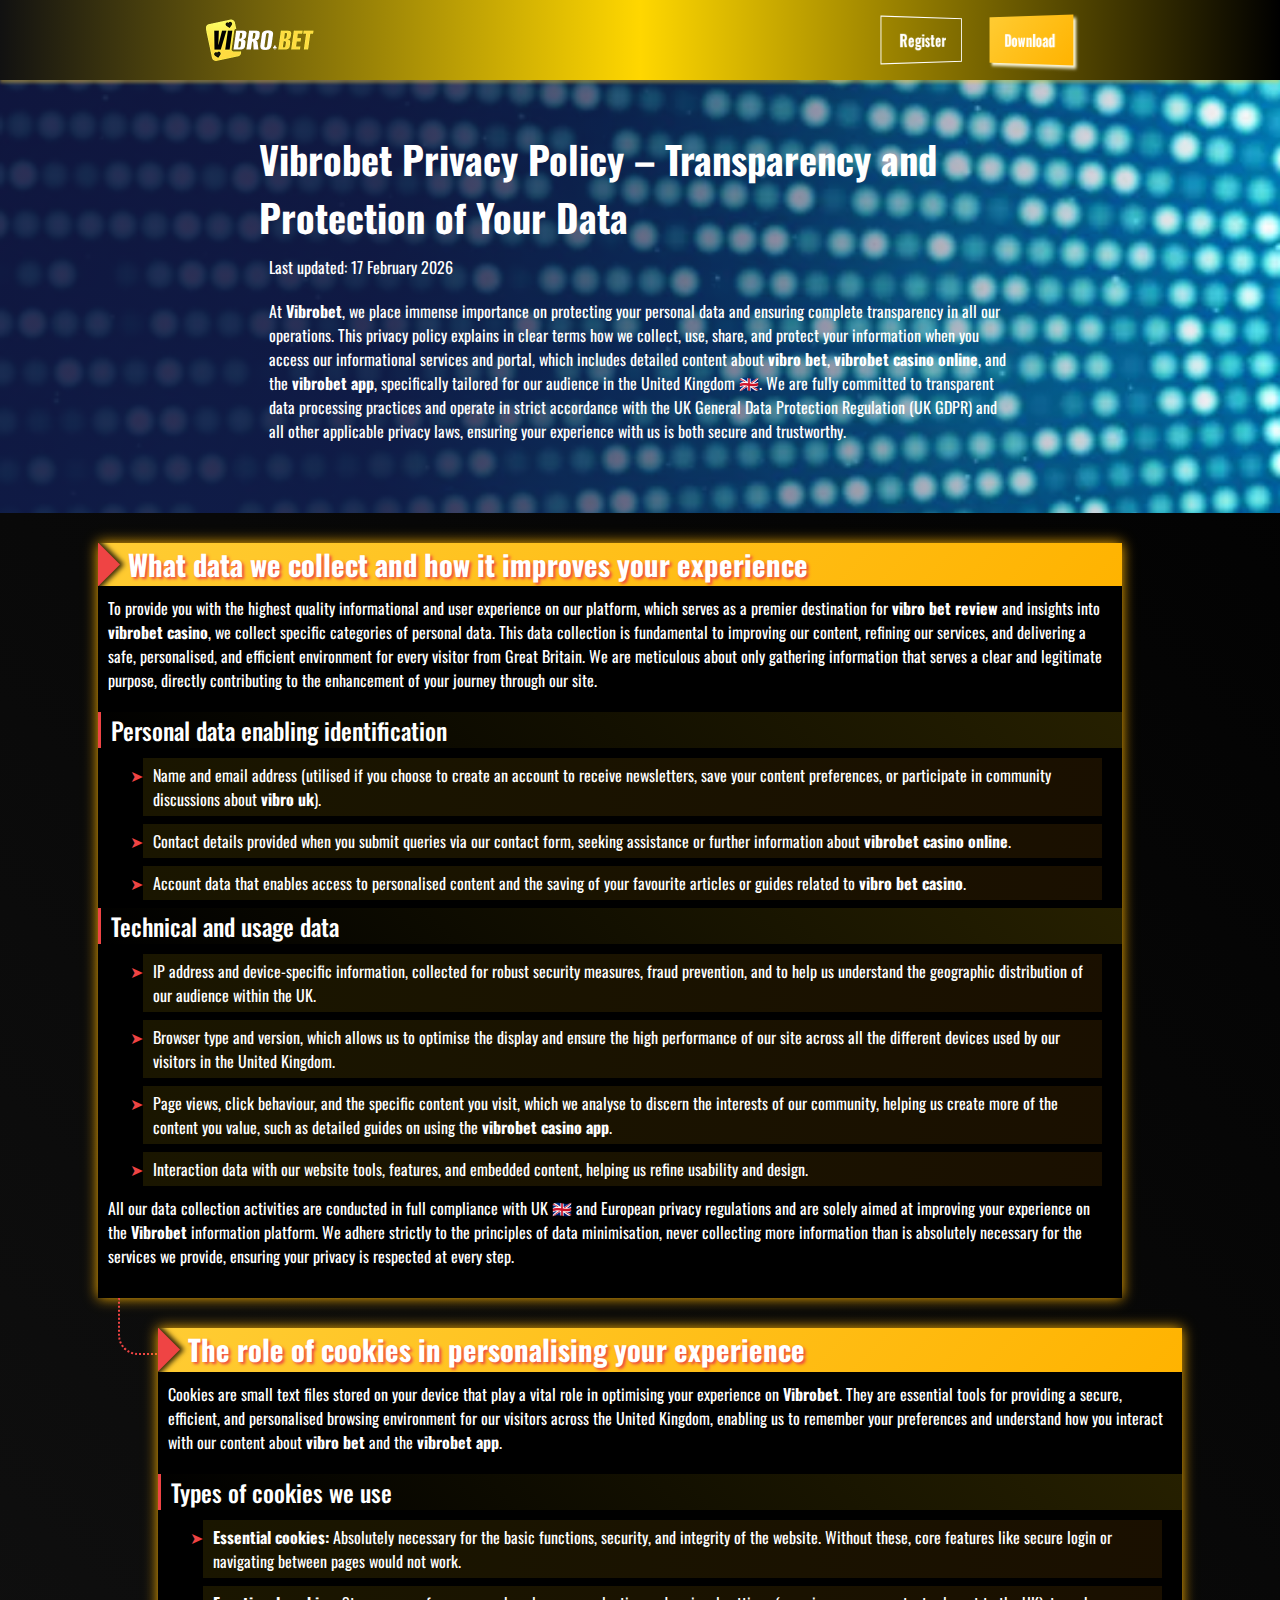
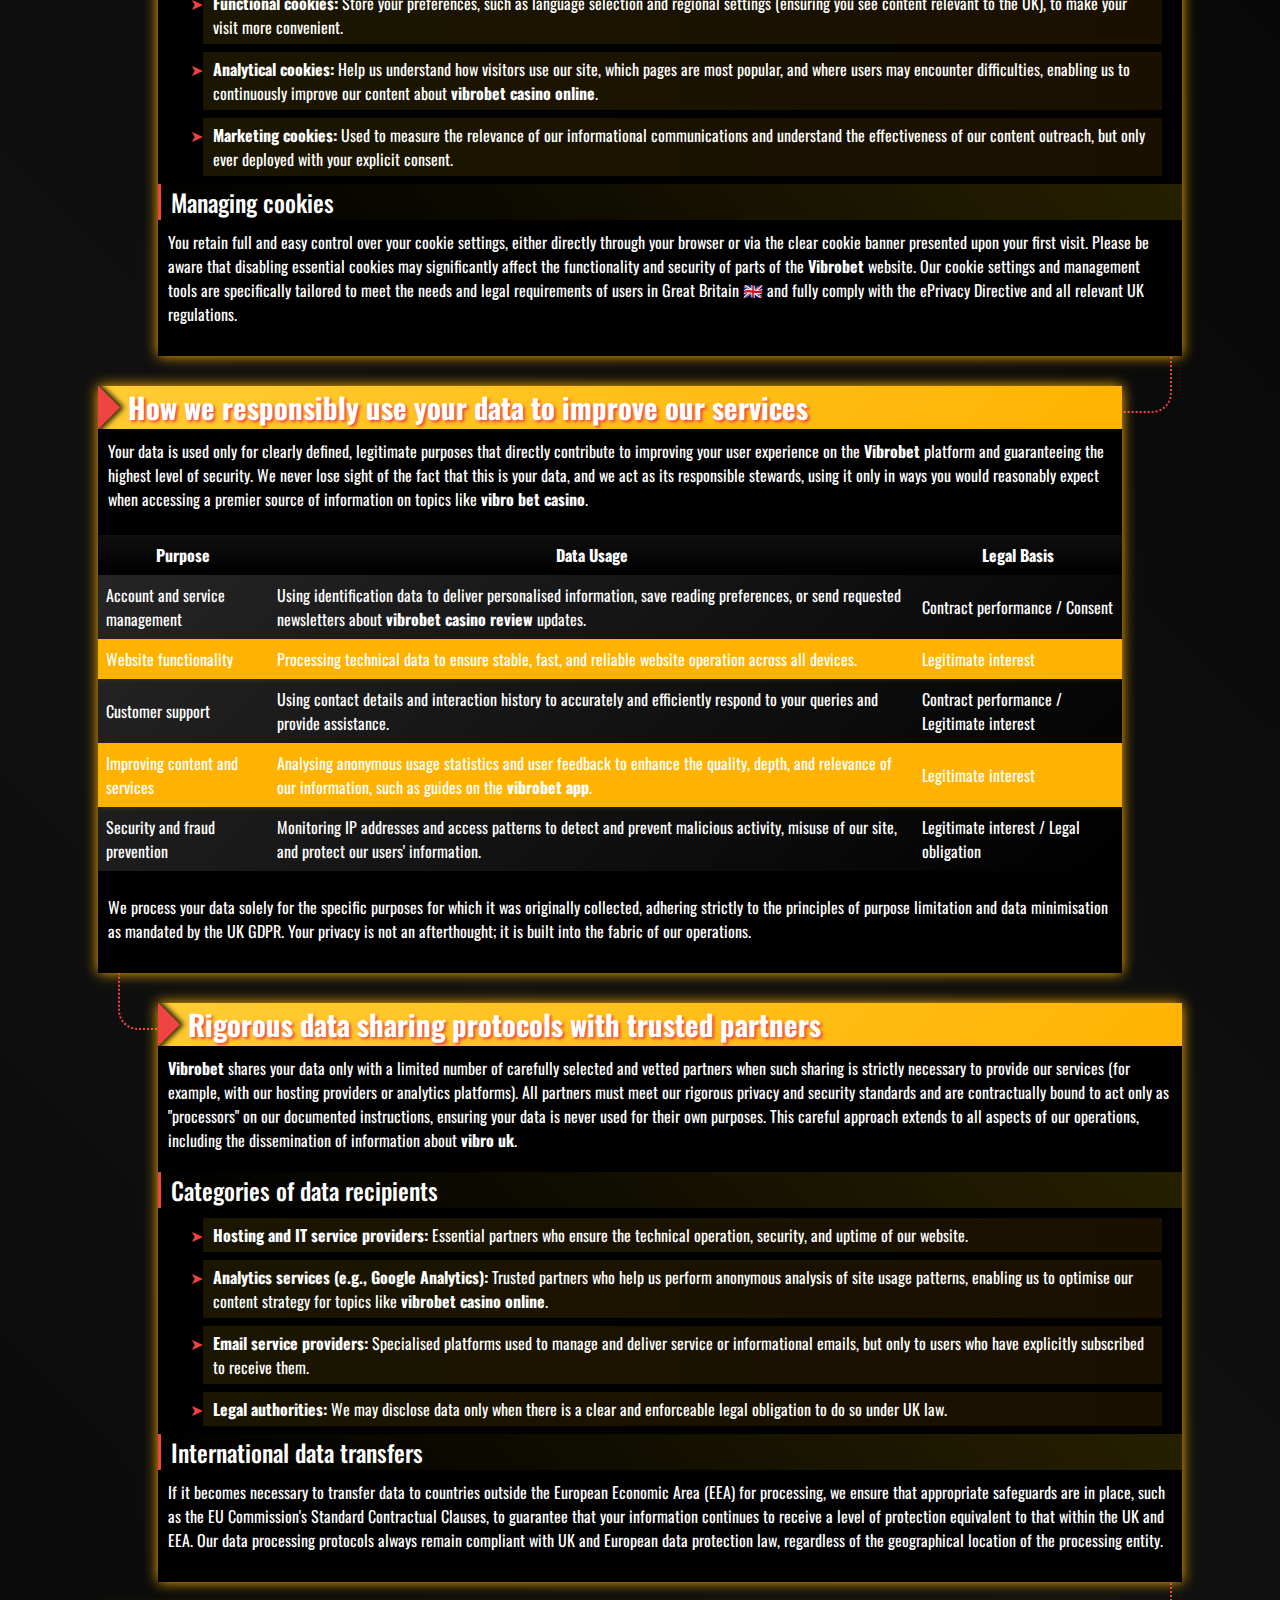
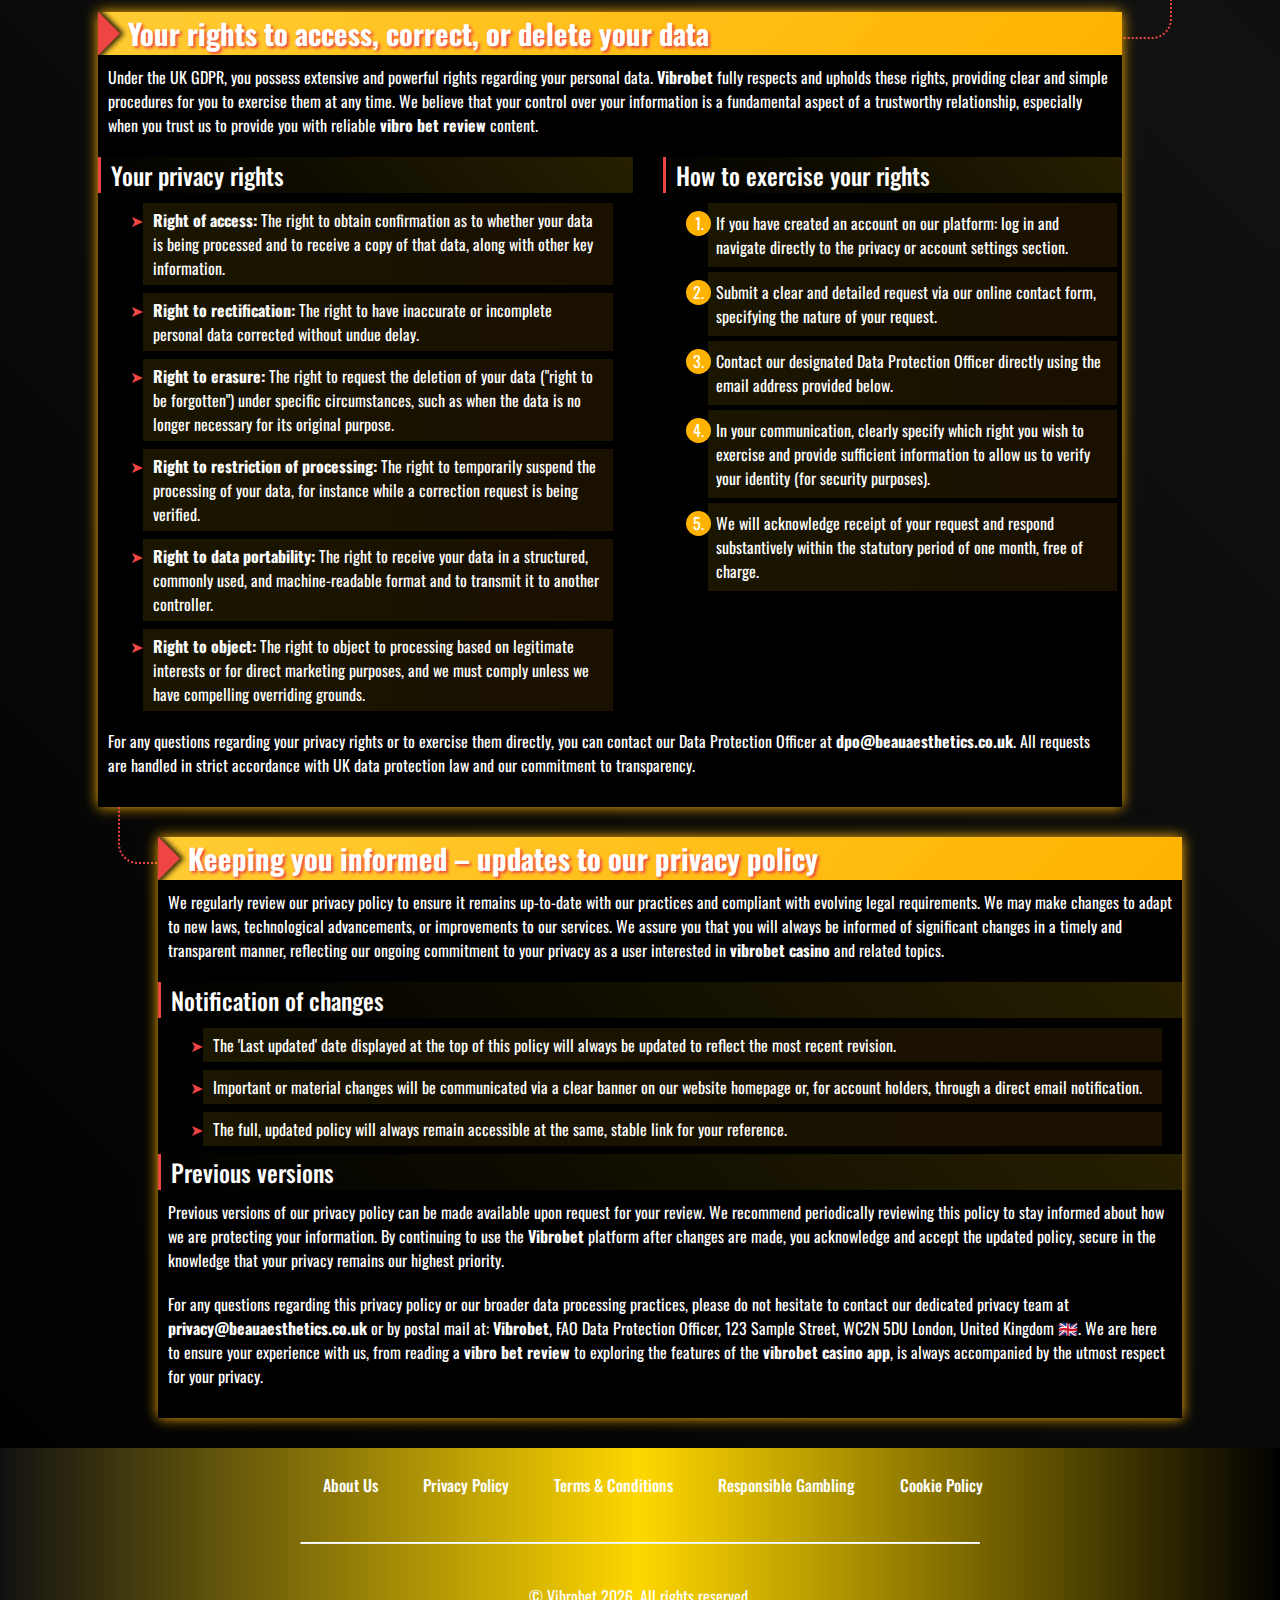
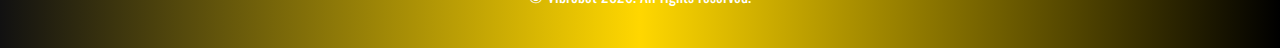
<file: privacy-policy/index.html>
<!DOCTYPE html>
<html lang="en">

<head>
    <meta charset="UTF-8">
    <meta name="viewport" content="width=device-width, initial-scale=1.0">
    <link rel="stylesheet" href="/style.css">
    <link rel="shortcut icon" href="/favicon.ico" type="image/x-icon">
    <title>Vibrobet – Privacy Policy - Transparency and Protection of Your Data</title>
    <meta name="description"
        content="Vibrobet guarantees full transparency in data processing. Learn how we safely collect, protect, and use your data for a safer and more personalised user experience on our platform.">
    <meta name="googlebot" content="index,follow,noarchive">

    <link rel="canonical" href="https://beauaesthetics.co.uk/privacy-policy/">

    <meta property="og:type" content="website" />
    <meta property="og:title" content="Vibrobet – Privacy Policy - Transparency and Protection of Your Data" />
    <meta property="og:description"
        content="Vibrobet guarantees full transparency in data processing for all users in the United Kingdom." />
    <meta property="og:url" content="https://beauaesthetics.co.uk/privacy-policy/" />
    <meta property="og:site_name" content="Vibrobet" />
    <meta property="og:locale" content="en_GB" />

    <script type="application/ld+json">
    {
        "@context": "https://schema.org",
        "@type": "WebPage",
        "name": "Vibrobet Privacy Policy",
        "description": "Vibrobet privacy policy - transparent data protection for users in Great Britain.",
        "url": "https://beauaesthetics.co.uk/privacy-policy/",
        "inLanguage": "en-GB"
    }
    </script>
</head>

<body>

    <header>
        <div class="logo">
            <a href="/"><img src="/img/logo.webp" alt="Vibrobet logo" width="140" height="70"></a>
        </div>

        <div class="header-btn">
            <a href="/play/" rel="nofollow" content="noindex" class="h-violet-btn">Register</a>
            <a href="/play/" rel="nofollow" content="noindex" class="h-accent-btn">Download</a>
        </div>
    </header>

    <main>
        <div class="promo">
            <div class="promo-l">
                <h1>Vibrobet Privacy Policy – Transparency and Protection of Your Data</h1>
                <p class="txt">
                    Last updated: 17 February 2026
                </p>
                <p class="txt">
                    At <strong>Vibrobet</strong>, we place immense importance on protecting your personal data and
                    ensuring complete transparency in all our operations. This privacy policy explains in clear terms
                    how we collect, use, share, and protect your information when you access our informational services
                    and portal, which includes detailed content about <strong>vibro bet</strong>, <strong>vibrobet
                        casino online</strong>, and the <strong>vibrobet app</strong>, specifically tailored for our
                    audience in the United Kingdom 🇬🇧. We are fully committed to transparent data processing practices
                    and operate in strict accordance with the UK General Data Protection Regulation (UK GDPR) and all
                    other applicable privacy laws, ensuring your experience with us is both secure and trustworthy.
                </p>
            </div>
        </div>

        <div class="wrapper">
            <div class="container">
                <div class="container__header">
                    <h2>What data we collect and how it improves your experience</h2>
                </div>
                <p class="txt">
                    To provide you with the highest quality informational and user experience on our platform, which
                    serves as a premier destination for <strong>vibro bet review</strong> and insights into
                    <strong>vibrobet casino</strong>, we collect specific categories of personal data. This data
                    collection is fundamental to improving our content, refining our services, and delivering a safe,
                    personalised, and efficient environment for every visitor from Great Britain. We are meticulous
                    about only gathering information that serves a clear and legitimate purpose, directly contributing
                    to the enhancement of your journey through our site.
                </p>

                <h3>Personal data enabling identification</h3>
                <ul>
                    <li>Name and email address (utilised if you choose to create an account to receive newsletters, save
                        your content preferences, or participate in community discussions about <strong>vibro
                            uk</strong>).</li>
                    <li>Contact details provided when you submit queries via our contact form, seeking assistance or
                        further information about <strong>vibrobet casino online</strong>.</li>
                    <li>Account data that enables access to personalised content and the saving of your favourite
                        articles or guides related to <strong>vibro bet casino</strong>.</li>
                </ul>

                <h3>Technical and usage data</h3>
                <ul>
                    <li>IP address and device-specific information, collected for robust security measures, fraud
                        prevention, and to help us understand the geographic distribution of our audience within the UK.
                    </li>
                    <li>Browser type and version, which allows us to optimise the display and ensure the high
                        performance of our site across all the different devices used by our visitors in the United
                        Kingdom.</li>
                    <li>Page views, click behaviour, and the specific content you visit, which we analyse to discern the
                        interests of our community, helping us create more of the content you value, such as detailed
                        guides on using the <strong>vibrobet casino app</strong>.</li>
                    <li>Interaction data with our website tools, features, and embedded content, helping us refine
                        usability and design.</li>
                </ul>

                <p class="txt">
                    All our data collection activities are conducted in full compliance with UK 🇬🇧 and European
                    privacy regulations and are solely aimed at improving your experience on the
                    <strong>Vibrobet</strong> information platform. We adhere strictly to the principles of data
                    minimisation, never collecting more information than is absolutely necessary for the services we
                    provide, ensuring your privacy is respected at every step.
                </p>
            </div>

            <div class="container">
                <div class="container__header">
                    <h2>The role of cookies in personalising your experience</h2>
                </div>
                <p class="txt">
                    Cookies are small text files stored on your device that play a vital role in optimising your
                    experience on <strong>Vibrobet</strong>. They are essential tools for providing a secure, efficient,
                    and personalised browsing environment for our visitors across the United Kingdom, enabling us to
                    remember your preferences and understand how you interact with our content about <strong>vibro
                        bet</strong> and the <strong>vibrobet app</strong>.
                </p>

                <h3>Types of cookies we use</h3>
                <ul>
                    <li><strong>Essential cookies:</strong> Absolutely necessary for the basic functions, security, and
                        integrity of the website. Without these, core features like secure login or navigating between
                        pages would not work.</li>
                    <li><strong>Functional cookies:</strong> Store your preferences, such as language selection and
                        regional settings (ensuring you see content relevant to the UK), to make your visit more
                        convenient.</li>
                    <li><strong>Analytical cookies:</strong> Help us understand how visitors use our site, which pages
                        are most popular, and where users may encounter difficulties, enabling us to continuously
                        improve our content about <strong>vibrobet casino online</strong>.</li>
                    <li><strong>Marketing cookies:</strong> Used to measure the relevance of our informational
                        communications and understand the effectiveness of our content outreach, but only ever deployed
                        with your explicit consent.</li>
                </ul>

                <h3>Managing cookies</h3>
                <p class="txt">
                    You retain full and easy control over your cookie settings, either directly through your browser or
                    via the clear cookie banner presented upon your first visit. Please be aware that disabling
                    essential cookies may significantly affect the functionality and security of parts of the
                    <strong>Vibrobet</strong> website. Our cookie settings and management tools are specifically
                    tailored to meet the needs and legal requirements of users in Great Britain 🇬🇧 and fully comply
                    with the ePrivacy Directive and all relevant UK regulations.
                </p>
            </div>

            <div class="container">
                <div class="container__header">
                    <h2>How we responsibly use your data to improve our services</h2>
                </div>
                <p class="txt">
                    Your data is used only for clearly defined, legitimate purposes that directly contribute to
                    improving your user experience on the <strong>Vibrobet</strong> platform and guaranteeing the
                    highest level of security. We never lose sight of the fact that this is your data, and we act as its
                    responsible stewards, using it only in ways you would reasonably expect when accessing a premier
                    source of information on topics like <strong>vibro bet casino</strong>.
                </p>

                <div class="table-wrapper">
                    <table>
                        <thead>
                            <tr>
                                <th>Purpose</th>
                                <th>Data Usage</th>
                                <th>Legal Basis</th>
                            </tr>
                        </thead>
                        <tbody>
                            <tr>
                                <td>Account and service management</td>
                                <td>Using identification data to deliver personalised information, save reading
                                    preferences, or send requested newsletters about <strong>vibrobet casino
                                        review</strong> updates.</td>
                                <td>Contract performance / Consent</td>
                            </tr>
                            <tr>
                                <td>Website functionality</td>
                                <td>Processing technical data to ensure stable, fast, and reliable website operation
                                    across all devices.</td>
                                <td>Legitimate interest</td>
                            </tr>
                            <tr>
                                <td>Customer support</td>
                                <td>Using contact details and interaction history to accurately and efficiently respond
                                    to your queries and provide assistance.</td>
                                <td>Contract performance / Legitimate interest</td>
                            </tr>
                            <tr>
                                <td>Improving content and services</td>
                                <td>Analysing anonymous usage statistics and user feedback to enhance the quality,
                                    depth, and relevance of our information, such as guides on the <strong>vibrobet
                                        app</strong>.</td>
                                <td>Legitimate interest</td>
                            </tr>
                            <tr>
                                <td>Security and fraud prevention</td>
                                <td>Monitoring IP addresses and access patterns to detect and prevent malicious
                                    activity, misuse of our site, and protect our users' information.</td>
                                <td>Legitimate interest / Legal obligation</td>
                            </tr>
                        </tbody>
                    </table>
                </div>

                <p class="txt">
                    We process your data solely for the specific purposes for which it was originally collected,
                    adhering strictly to the principles of purpose limitation and data minimisation as mandated by the
                    UK GDPR. Your privacy is not an afterthought; it is built into the fabric of our operations.
                </p>
            </div>

            <div class="container">
                <div class="container__header">
                    <h2>Rigorous data sharing protocols with trusted partners</h2>
                </div>
                <p class="txt">
                    <strong>Vibrobet</strong> shares your data only with a limited number of carefully selected and
                    vetted partners when such sharing is strictly necessary to provide our services (for example, with
                    our hosting providers or analytics platforms). All partners must meet our rigorous privacy and
                    security standards and are contractually bound to act only as "processors" on our documented
                    instructions, ensuring your data is never used for their own purposes. This careful approach extends
                    to all aspects of our operations, including the dissemination of information about <strong>vibro
                        uk</strong>.
                </p>

                <h3>Categories of data recipients</h3>
                <ul>
                    <li><strong>Hosting and IT service providers:</strong> Essential partners who ensure the technical
                        operation, security, and uptime of our website.</li>
                    <li><strong>Analytics services (e.g., Google Analytics):</strong> Trusted partners who help us
                        perform anonymous analysis of site usage patterns, enabling us to optimise our content strategy
                        for topics like <strong>vibrobet casino online</strong>.</li>
                    <li><strong>Email service providers:</strong> Specialised platforms used to manage and deliver
                        service or informational emails, but only to users who have explicitly subscribed to receive
                        them.</li>
                    <li><strong>Legal authorities:</strong> We may disclose data only when there is a clear and
                        enforceable legal obligation to do so under UK law.</li>
                </ul>

                <h3>International data transfers</h3>
                <p class="txt">
                    If it becomes necessary to transfer data to countries outside the European Economic Area (EEA) for
                    processing, we ensure that appropriate safeguards are in place, such as the EU Commission's Standard
                    Contractual Clauses, to guarantee that your information continues to receive a level of protection
                    equivalent to that within the UK and EEA. Our data processing protocols always remain compliant with
                    UK and European data protection law, regardless of the geographical location of the processing
                    entity.
                </p>
            </div>

            <div class="container">
                <div class="container__header">
                    <h2>Your rights to access, correct, or delete your data</h2>
                </div>
                <p class="txt">
                    Under the UK GDPR, you possess extensive and powerful rights regarding your personal data.
                    <strong>Vibrobet</strong> fully respects and upholds these rights, providing clear and simple
                    procedures for you to exercise them at any time. We believe that your control over your information
                    is a fundamental aspect of a trustworthy relationship, especially when you trust us to provide you
                    with reliable <strong>vibro bet review</strong> content.
                </p>

                <div class="comparison-list">
                    <div>
                        <h3>Your privacy rights</h3>
                        <ul>
                            <li><strong>Right of access:</strong> The right to obtain confirmation as to whether your
                                data is being processed and to receive a copy of that data, along with other key
                                information.</li>
                            <li><strong>Right to rectification:</strong> The right to have inaccurate or incomplete
                                personal data corrected without undue delay.</li>
                            <li><strong>Right to erasure:</strong> The right to request the deletion of your data
                                ("right to be forgotten") under specific circumstances, such as when the data is no
                                longer necessary for its original purpose.</li>
                            <li><strong>Right to restriction of processing:</strong> The right to temporarily suspend
                                the processing of your data, for instance while a correction request is being verified.
                            </li>
                            <li><strong>Right to data portability:</strong> The right to receive your data in a
                                structured, commonly used, and machine-readable format and to transmit it to another
                                controller.</li>
                            <li><strong>Right to object:</strong> The right to object to processing based on legitimate
                                interests or for direct marketing purposes, and we must comply unless we have compelling
                                overriding grounds.</li>
                        </ul>
                    </div>

                    <div>
                        <h3>How to exercise your rights</h3>
                        <ol>
                            <li>If you have created an account on our platform: log in and navigate directly to the
                                privacy or account settings section.</li>
                            <li>Submit a clear and detailed request via our online <a href="/contact/">contact form</a>,
                                specifying the nature of your request.</li>
                            <li>Contact our designated Data Protection Officer directly using the email address provided
                                below.</li>
                            <li>In your communication, clearly specify which right you wish to exercise and provide
                                sufficient information to allow us to verify your identity (for security purposes).</li>
                            <li>We will acknowledge receipt of your request and respond substantively within the
                                statutory period of one month, free of charge.</li>
                        </ol>
                    </div>
                </div>

                <p class="txt">
                    For any questions regarding your privacy rights or to exercise them directly, you can contact our
                    Data Protection Officer at <strong>dpo@beauaesthetics.co.uk</strong>. All requests are handled in
                    strict accordance with UK data protection law and our commitment to transparency.
                </p>
            </div>

            <div class="container">
                <div class="container__header">
                    <h2>Keeping you informed – updates to our privacy policy</h2>
                </div>
                <p class="txt">
                    We regularly review our privacy policy to ensure it remains up-to-date with our practices and
                    compliant with evolving legal requirements. We may make changes to adapt to new laws, technological
                    advancements, or improvements to our services. We assure you that you will always be informed of
                    significant changes in a timely and transparent manner, reflecting our ongoing commitment to your
                    privacy as a user interested in <strong>vibrobet casino</strong> and related topics.
                </p>

                <h3>Notification of changes</h3>
                <ul>
                    <li>The 'Last updated' date displayed at the top of this policy will always be updated to reflect
                        the most recent revision.</li>
                    <li>Important or material changes will be communicated via a clear banner on our website homepage
                        or, for account holders, through a direct email notification.</li>
                    <li>The full, updated policy will always remain accessible at the same, stable link for your
                        reference.</li>
                </ul>

                <h3>Previous versions</h3>
                <p class="txt">
                    Previous versions of our privacy policy can be made available upon request for your review. We
                    recommend periodically reviewing this policy to stay informed about how we are protecting your
                    information. By continuing to use the <strong>Vibrobet</strong> platform after changes are made, you
                    acknowledge and accept the updated policy, secure in the knowledge that your privacy remains our
                    highest priority.
                </p>

                <p class="txt">
                    For any questions regarding this privacy policy or our broader data processing practices, please do
                    not hesitate to contact our dedicated privacy team at <strong>privacy@beauaesthetics.co.uk</strong>
                    or by postal mail at: <strong>Vibrobet</strong>, FAO Data Protection Officer, 123 Sample Street,
                    WC2N 5DU London, United Kingdom 🇬🇧. We are here to ensure your experience with us, from reading a
                    <strong>vibro bet review</strong> to exploring the features of the <strong>vibrobet casino
                        app</strong>, is always accompanied by the utmost respect for your privacy.
                </p>
            </div>
        </div>
    </main>

    <footer>
        <ul class="f-nav">
            <li>
                <a href="/about-us/">About Us</a>
            </li>
            <li>
                <a href="/privacy-policy/">Privacy Policy</a>
            </li>
            <li>
                <a href="/terms-and-conditions/">Terms & Conditions</a>
            </li>
            <li>
                <a href="/responsible-gambling/">Responsible Gambling</a>
            </li>
            <li>
                <a href="/cookie-policy/">Cookie Policy</a>
            </li>
        </ul>

        <hr>

        <p class="txt">
            © Vibrobet 2026. All rights reserved.
        </p>
    </footer>
</body>

</html>
</file>
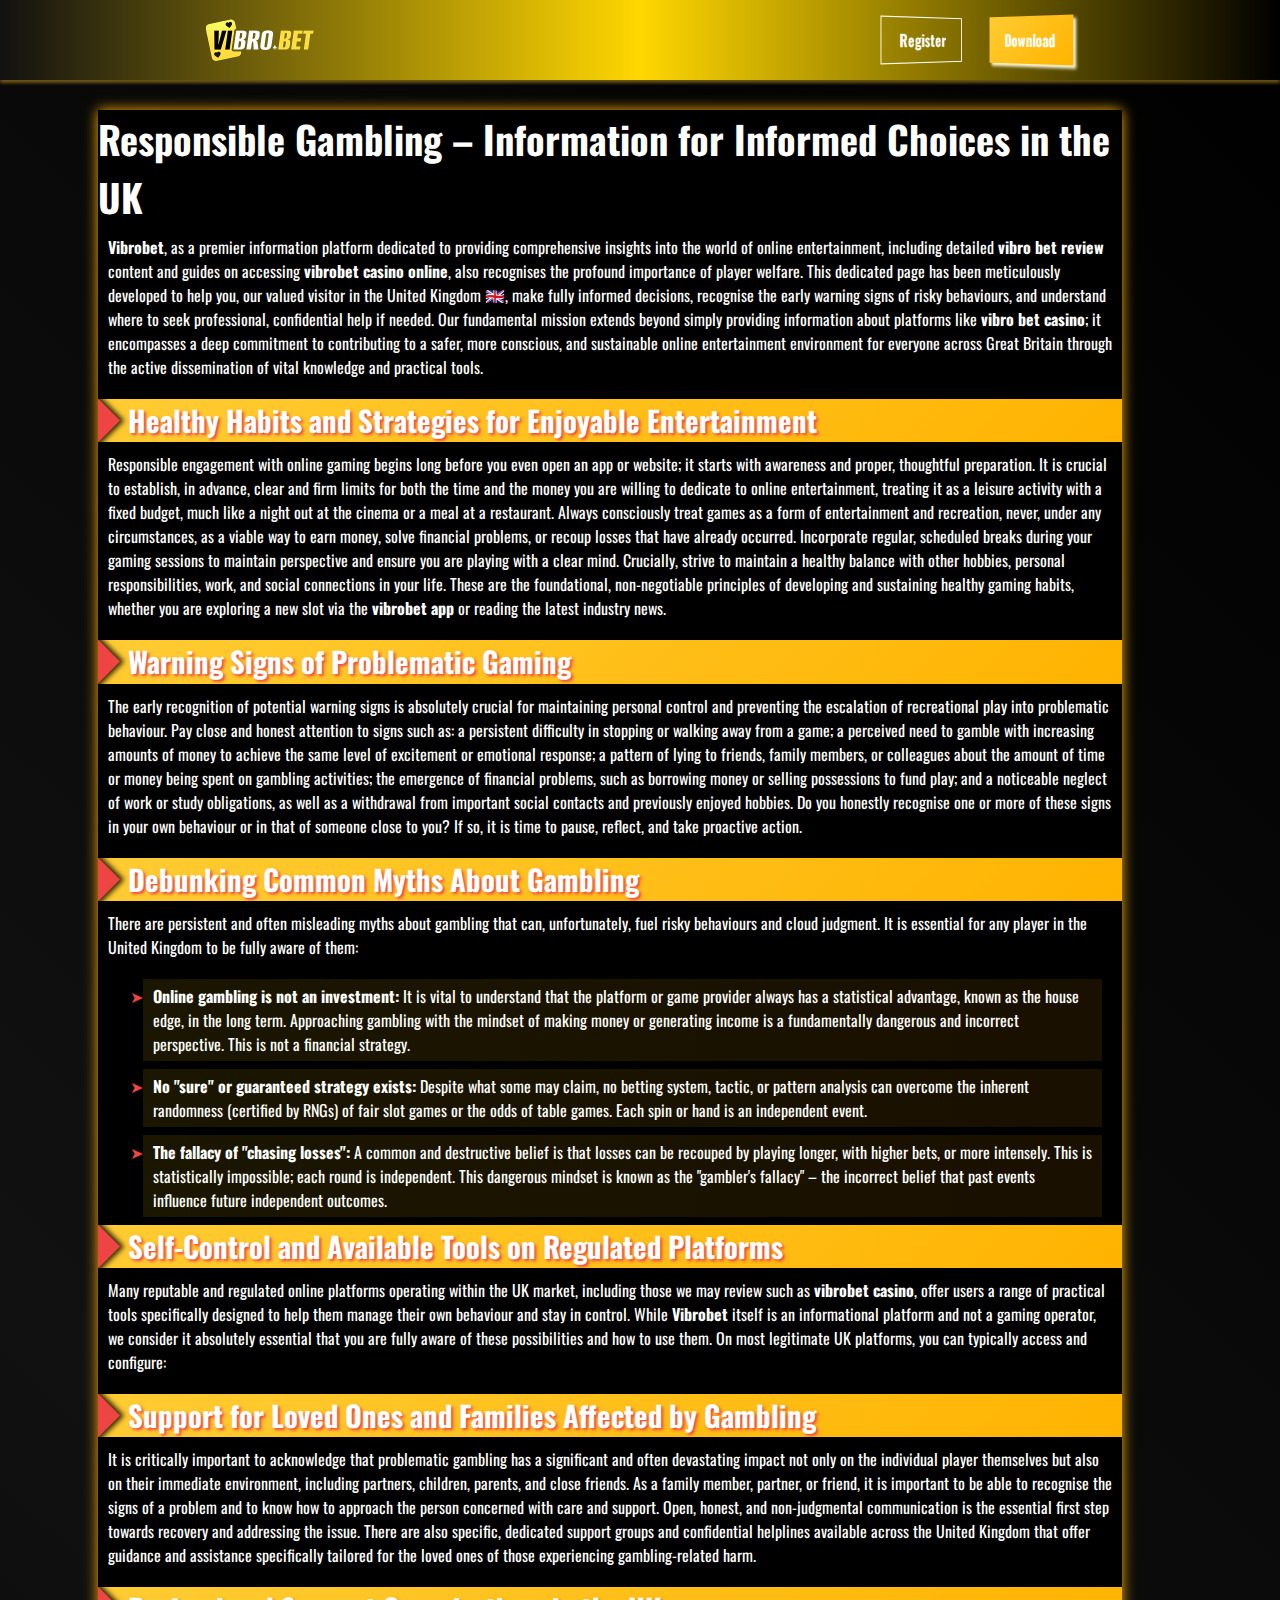
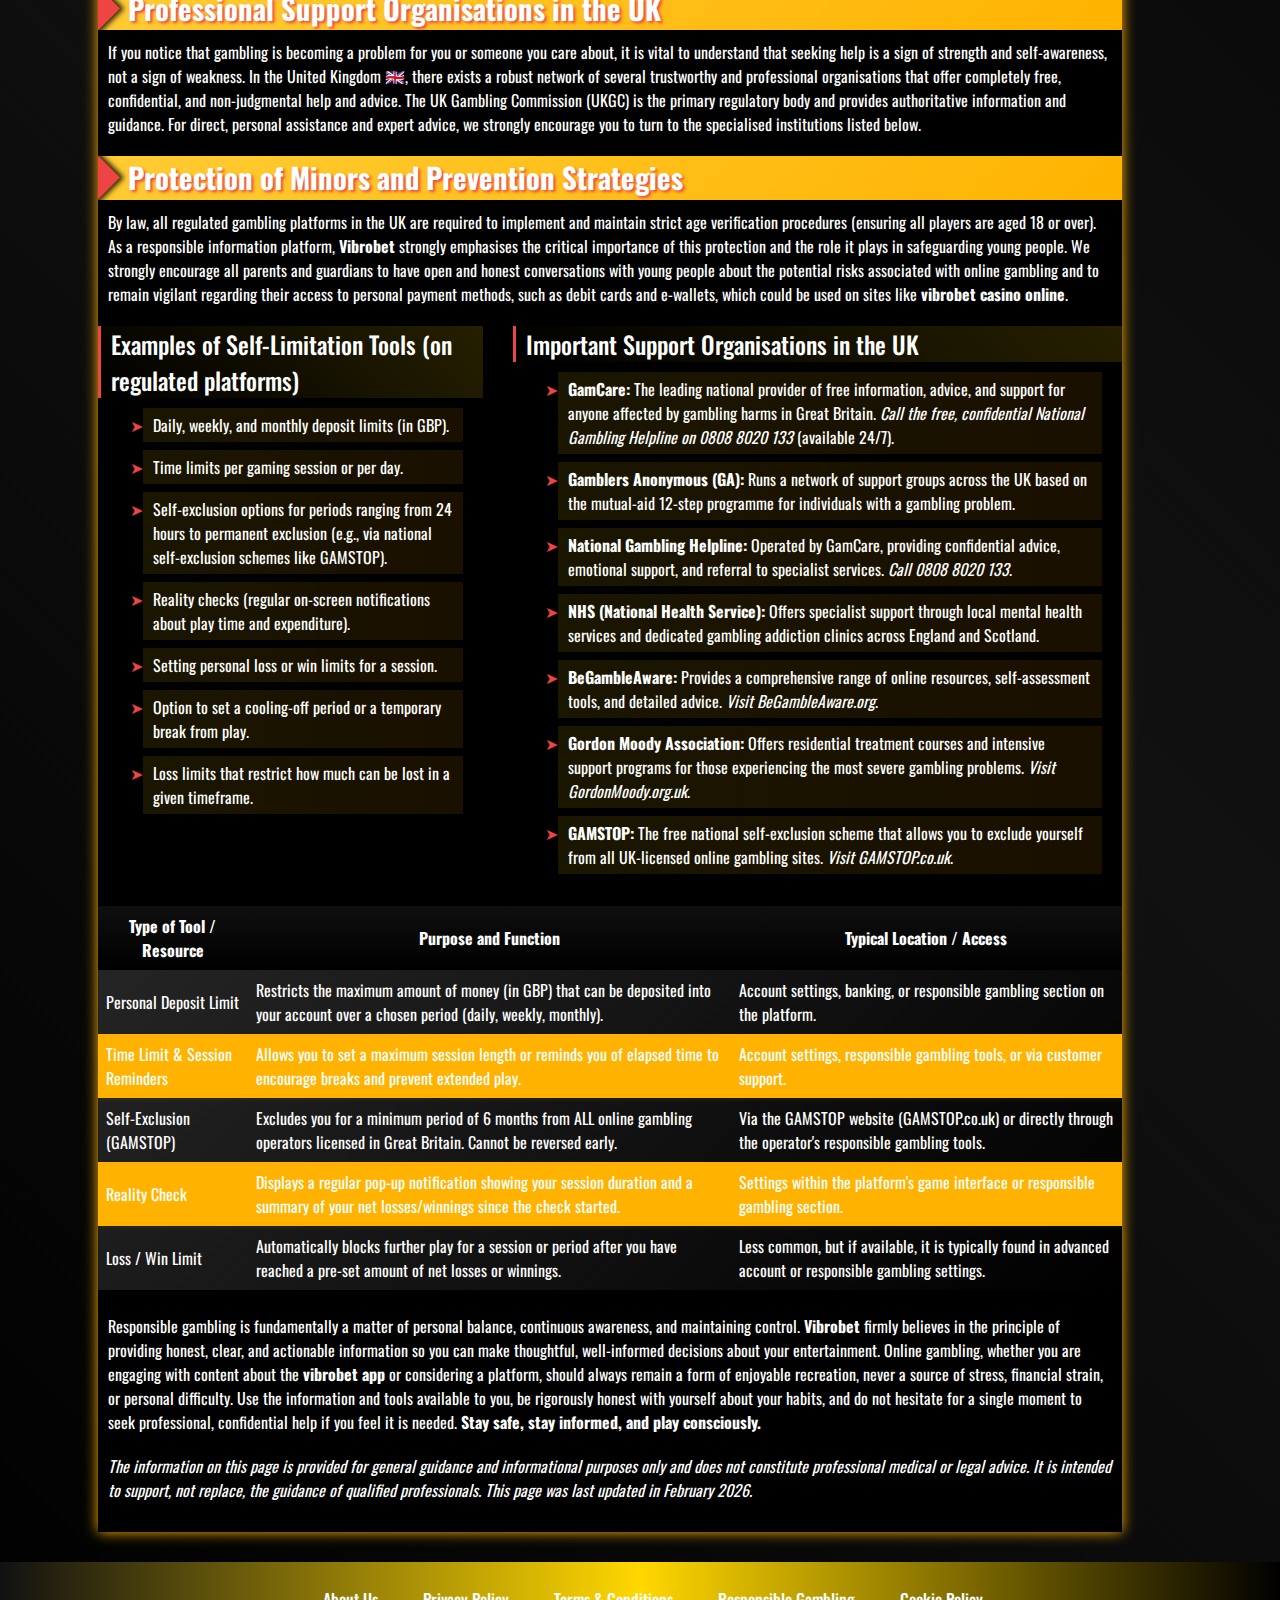
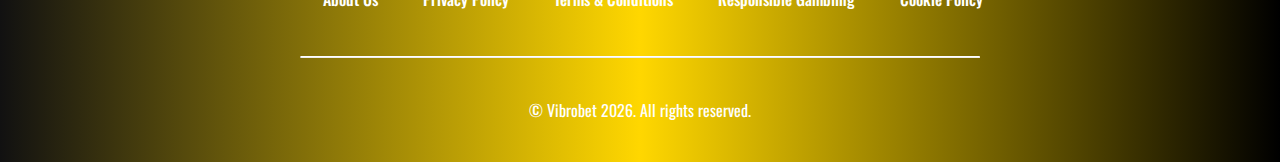
<file: responsible-gambling/index.html>
<!DOCTYPE html>
<html lang="en">

<head>
    <meta charset="UTF-8">
    <meta name="viewport" content="width=device-width, initial-scale=1.0">
    <link rel="stylesheet" href="/style.css">
    <link rel="shortcut icon" href="/favicon.ico" type="image/x-icon">
    <title>Responsible Gambling – Information and Support via Vibrobet</title>
    <meta name="description"
        content="Vibrobet provides essential information on responsible gambling. Learn to recognise risky behaviours, find self-control tools, and discover professional support organisations for safe and conscious enjoyment of online entertainment in the UK.">
    <meta name="googlebot" content="index,follow,noarchive">

    <link rel="canonical" href="https://beauaesthetics.co.uk/responsible-gambling/">

    <meta property="og:type" content="website" />
    <meta property="og:title" content="Responsible Gambling – Information and Support via Vibrobet" />
    <meta property="og:description"
        content="Vibrobet provides essential information on responsible gambling. Learn to recognise risky behaviours and find effective self-control tools for players in Great Britain." />
    <meta property="og:url" content="https://beauaesthetics.co.uk/responsible-gambling/" />
    <meta property="og:site_name" content="Vibrobet" />
    <meta property="og:locale" content="en_GB" />

    <meta name="twitter:card" content="summary" />
    <meta name="twitter:title" content="Responsible Gambling – Information from Vibrobet" />
    <meta name="twitter:description"
        content="Strategies and tools for healthy and conscious enjoyment of online entertainment, developed by Vibrobet for players across the United Kingdom." />
</head>

<body>

    <header>
        <div class="logo">
            <a href="/"><img src="/img/logo.webp" alt="Vibrobet logo" width="140" height="70"></a>
        </div>

        <div class="header-btn">
            <a href="/play/" rel="nofollow" content="noindex" class="h-violet-btn">Register</a>
            <a href="/play/" rel="nofollow" content="noindex" class="h-accent-btn">Download</a>
        </div>
    </header>

    <main>
        <div class="wrapper">
            <div class="container">
                <h1>Responsible Gambling – Information for Informed Choices in the UK</h1>
                <p class="txt">
                    <strong>Vibrobet</strong>, as a premier information platform dedicated to providing comprehensive
                    insights into the world of online entertainment, including detailed <strong>vibro bet
                        review</strong> content and guides on accessing <strong>vibrobet casino online</strong>, also
                    recognises the profound importance of player welfare. This dedicated page has been meticulously
                    developed to help you, our valued visitor in the United Kingdom 🇬🇧, make fully informed decisions,
                    recognise the early warning signs of risky behaviours, and understand where to seek professional,
                    confidential help if needed. Our fundamental mission extends beyond simply providing information
                    about platforms like <strong>vibro bet casino</strong>; it encompasses a deep commitment to
                    contributing to a safer, more conscious, and sustainable online entertainment environment for
                    everyone across Great Britain through the active dissemination of vital knowledge and practical
                    tools.
                </p>

                <div class="container__header">
                    <h2>Healthy Habits and Strategies for Enjoyable Entertainment</h2>
                </div>
                <p class="txt">
                    Responsible engagement with online gaming begins long before you even open an app or website; it
                    starts with awareness and proper, thoughtful preparation. It is crucial to establish, in advance,
                    clear and firm limits for both the time and the money you are willing to dedicate to online
                    entertainment, treating it as a leisure activity with a fixed budget, much like a night out at the
                    cinema or a meal at a restaurant. Always consciously treat games as a form of entertainment and
                    recreation, never, under any circumstances, as a viable way to earn money, solve financial problems,
                    or recoup losses that have already occurred. Incorporate regular, scheduled breaks during your
                    gaming sessions to maintain perspective and ensure you are playing with a clear mind. Crucially,
                    strive to maintain a healthy balance with other hobbies, personal responsibilities, work, and social
                    connections in your life. These are the foundational, non-negotiable principles of developing and
                    sustaining healthy gaming habits, whether you are exploring a new slot via the <strong>vibrobet
                        app</strong> or reading the latest industry news.
                </p>

                <div class="container__header">
                    <h2>Warning Signs of Problematic Gaming</h2>
                </div>
                <p class="txt">
                    The early recognition of potential warning signs is absolutely crucial for maintaining personal
                    control and preventing the escalation of recreational play into problematic behaviour. Pay close and
                    honest attention to signs such as: a persistent difficulty in stopping or walking away from a game;
                    a perceived need to gamble with increasing amounts of money to achieve the same level of excitement
                    or emotional response; a pattern of lying to friends, family members, or colleagues about the amount
                    of time or money being spent on gambling activities; the emergence of financial problems, such as
                    borrowing money or selling possessions to fund play; and a noticeable neglect of work or study
                    obligations, as well as a withdrawal from important social contacts and previously enjoyed hobbies.
                    Do you honestly recognise one or more of these signs in your own behaviour or in that of someone
                    close to you? If so, it is time to pause, reflect, and take proactive action.
                </p>

                <div class="container__header">
                    <h2>Debunking Common Myths About Gambling</h2>
                </div>
                <p class="txt">
                    There are persistent and often misleading myths about gambling that can, unfortunately, fuel risky
                    behaviours and cloud judgment. It is essential for any player in the United Kingdom to be fully
                    aware of them:
                <ul>
                    <li><strong>Online gambling is not an investment:</strong> It is vital to understand that the
                        platform or game provider always has a statistical advantage, known as the house edge, in the
                        long term. Approaching gambling with the mindset of making money or generating income is a
                        fundamentally dangerous and incorrect perspective. This is not a financial strategy.</li>
                    <li><strong>No "sure" or guaranteed strategy exists:</strong> Despite what some may claim, no
                        betting system, tactic, or pattern analysis can overcome the inherent randomness (certified by
                        RNGs) of fair slot games or the odds of table games. Each spin or hand is an independent event.
                    </li>
                    <li><strong>The fallacy of "chasing losses":</strong> A common and destructive belief is that losses
                        can be recouped by playing longer, with higher bets, or more intensely. This is statistically
                        impossible; each round is independent. This dangerous mindset is known as the "gambler's
                        fallacy" – the incorrect belief that past events influence future independent outcomes.</li>
                </ul>
                </p>

                <div class="container__header">
                    <h2>Self-Control and Available Tools on Regulated Platforms</h2>
                </div>
                <p class="txt">
                    Many reputable and regulated online platforms operating within the UK market, including those we may
                    review such as <strong>vibrobet casino</strong>, offer users a range of practical tools specifically
                    designed to help them manage their own behaviour and stay in control. While
                    <strong>Vibrobet</strong> itself is an informational platform and not a gaming operator, we consider
                    it absolutely essential that you are fully aware of these possibilities and how to use them. On most
                    legitimate UK platforms, you can typically access and configure:
                </p>

                <div class="container__header">
                    <h2>Support for Loved Ones and Families Affected by Gambling</h2>
                </div>
                <p class="txt">
                    It is critically important to acknowledge that problematic gambling has a significant and often
                    devastating impact not only on the individual player themselves but also on their immediate
                    environment, including partners, children, parents, and close friends. As a family member, partner,
                    or friend, it is important to be able to recognise the signs of a problem and to know how to
                    approach the person concerned with care and support. Open, honest, and non-judgmental communication
                    is the essential first step towards recovery and addressing the issue. There are also specific,
                    dedicated support groups and confidential helplines available across the United Kingdom that offer
                    guidance and assistance specifically tailored for the loved ones of those experiencing
                    gambling-related harm.
                </p>

                <div class="container__header">
                    <h2>Professional Support Organisations in the UK</h2>
                </div>
                <p class="txt">
                    If you notice that gambling is becoming a problem for you or someone you care about, it is vital to
                    understand that seeking help is a sign of strength and self-awareness, not a sign of weakness. In
                    the United Kingdom 🇬🇧, there exists a robust network of several trustworthy and professional
                    organisations that offer completely free, confidential, and non-judgmental help and advice. The UK
                    Gambling Commission (UKGC) is the primary regulatory body and provides authoritative information and
                    guidance. For direct, personal assistance and expert advice, we strongly encourage you to turn to
                    the specialised institutions listed below.
                </p>

                <div class="container__header">
                    <h2>Protection of Minors and Prevention Strategies</h2>
                </div>
                <p class="txt">
                    By law, all regulated gambling platforms in the UK are required to implement and maintain strict age
                    verification procedures (ensuring all players are aged 18 or over). As a responsible information
                    platform, <strong>Vibrobet</strong> strongly emphasises the critical importance of this protection
                    and the role it plays in safeguarding young people. We strongly encourage all parents and guardians
                    to have open and honest conversations with young people about the potential risks associated with
                    online gambling and to remain vigilant regarding their access to personal payment methods, such as
                    debit cards and e-wallets, which could be used on sites like <strong>vibrobet casino
                        online</strong>.
                </p>

                <div class="comparison-list">
                    <div>
                        <h3>Examples of Self-Limitation Tools (on regulated platforms)</h3>
                        <ul>
                            <li>Daily, weekly, and monthly deposit limits (in GBP).</li>
                            <li>Time limits per gaming session or per day.</li>
                            <li>Self-exclusion options for periods ranging from 24 hours to permanent exclusion (e.g.,
                                via national self-exclusion schemes like GAMSTOP).</li>
                            <li>Reality checks (regular on-screen notifications about play time and expenditure).</li>
                            <li>Setting personal loss or win limits for a session.</li>
                            <li>Option to set a cooling-off period or a temporary break from play.</li>
                            <li>Loss limits that restrict how much can be lost in a given timeframe.</li>
                        </ul>
                    </div>

                    <div>
                        <h3>Important Support Organisations in the UK</h3>
                        <ul>
                            <li><strong>GamCare:</strong> The leading national provider of free information, advice, and
                                support for anyone affected by gambling harms in Great Britain. <em>Call the free,
                                    confidential National Gambling Helpline on 0808 8020 133</em> (available 24/7).</li>
                            <li><strong>Gamblers Anonymous (GA):</strong> Runs a network of support groups across the UK
                                based on the mutual-aid 12-step programme for individuals with a gambling problem.</li>
                            <li><strong>National Gambling Helpline:</strong> Operated by GamCare, providing confidential
                                advice, emotional support, and referral to specialist services. <em>Call 0808 8020
                                    133</em>.</li>
                            <li><strong>NHS (National Health Service):</strong> Offers specialist support through local
                                mental health services and dedicated gambling addiction clinics across England and
                                Scotland.</li>
                            <li><strong>BeGambleAware:</strong> Provides a comprehensive range of online resources,
                                self-assessment tools, and detailed advice. <em>Visit BeGambleAware.org</em>.</li>
                            <li><strong>Gordon Moody Association:</strong> Offers residential treatment courses and
                                intensive support programs for those experiencing the most severe gambling problems.
                                <em>Visit GordonMoody.org.uk</em>.
                            </li>
                            <li><strong>GAMSTOP:</strong> The free national self-exclusion scheme that allows you to
                                exclude yourself from all UK-licensed online gambling sites. <em>Visit
                                    GAMSTOP.co.uk</em>.</li>
                        </ul>
                    </div>
                </div>

                <div class="table-wrapper">
                    <table>
                        <thead>
                            <tr>
                                <th>Type of Tool / Resource</th>
                                <th>Purpose and Function</th>
                                <th>Typical Location / Access</th>
                            </tr>
                        </thead>
                        <tbody>
                            <tr>
                                <td>Personal Deposit Limit</td>
                                <td>Restricts the maximum amount of money (in GBP) that can be deposited into your
                                    account over a chosen period (daily, weekly, monthly).</td>
                                <td>Account settings, banking, or responsible gambling section on the platform.</td>
                            </tr>
                            <tr>
                                <td>Time Limit & Session Reminders</td>
                                <td>Allows you to set a maximum session length or reminds you of elapsed time to
                                    encourage breaks and prevent extended play.</td>
                                <td>Account settings, responsible gambling tools, or via customer support.</td>
                            </tr>
                            <tr>
                                <td>Self-Exclusion (GAMSTOP)</td>
                                <td>Excludes you for a minimum period of 6 months from ALL online gambling operators
                                    licensed in Great Britain. Cannot be reversed early.</td>
                                <td>Via the GAMSTOP website (GAMSTOP.co.uk) or directly through the operator's
                                    responsible gambling tools.</td>
                            </tr>
                            <tr>
                                <td>Reality Check</td>
                                <td>Displays a regular pop-up notification showing your session duration and a summary
                                    of your net losses/winnings since the check started.</td>
                                <td>Settings within the platform's game interface or responsible gambling section.</td>
                            </tr>
                            <tr>
                                <td>Loss / Win Limit</td>
                                <td>Automatically blocks further play for a session or period after you have reached a
                                    pre-set amount of net losses or winnings.</td>
                                <td>Less common, but if available, it is typically found in advanced account or
                                    responsible gambling settings.</td>
                            </tr>
                        </tbody>
                    </table>
                </div>

                <p class="txt">
                    Responsible gambling is fundamentally a matter of personal balance, continuous awareness, and
                    maintaining control. <strong>Vibrobet</strong> firmly believes in the principle of providing honest,
                    clear, and actionable information so you can make thoughtful, well-informed decisions about your
                    entertainment. Online gambling, whether you are engaging with content about the <strong>vibrobet
                        app</strong> or considering a platform, should always remain a form of enjoyable recreation,
                    never a source of stress, financial strain, or personal difficulty. Use the information and tools
                    available to you, be rigorously honest with yourself about your habits, and do not hesitate for a
                    single moment to seek professional, confidential help if you feel it is needed.
                    <strong>Stay safe, stay informed, and play consciously.</strong>
                </p>
                <p class="txt"><em>The information on this page is provided for general guidance and informational
                        purposes only and does not constitute professional medical or legal advice. It is intended to
                        support, not replace, the guidance of qualified professionals. This page was last updated in
                        February 2026.</em></p>
            </div>
        </div>
    </main>

    <footer>
        <ul class="f-nav">
            <li>
                <a href="/about-us/">About Us</a>
            </li>
            <li>
                <a href="/privacy-policy/">Privacy Policy</a>
            </li>
            <li>
                <a href="/terms-and-conditions/">Terms & Conditions</a>
            </li>
            <li>
                <a href="/responsible-gambling/">Responsible Gambling</a>
            </li>
            <li>
                <a href="/cookie-policy/">Cookie Policy</a>
            </li>
        </ul>

        <hr>

        <p class="txt">
            © Vibrobet 2026. All rights reserved.
        </p>
    </footer>
</body>

</html>
</file>
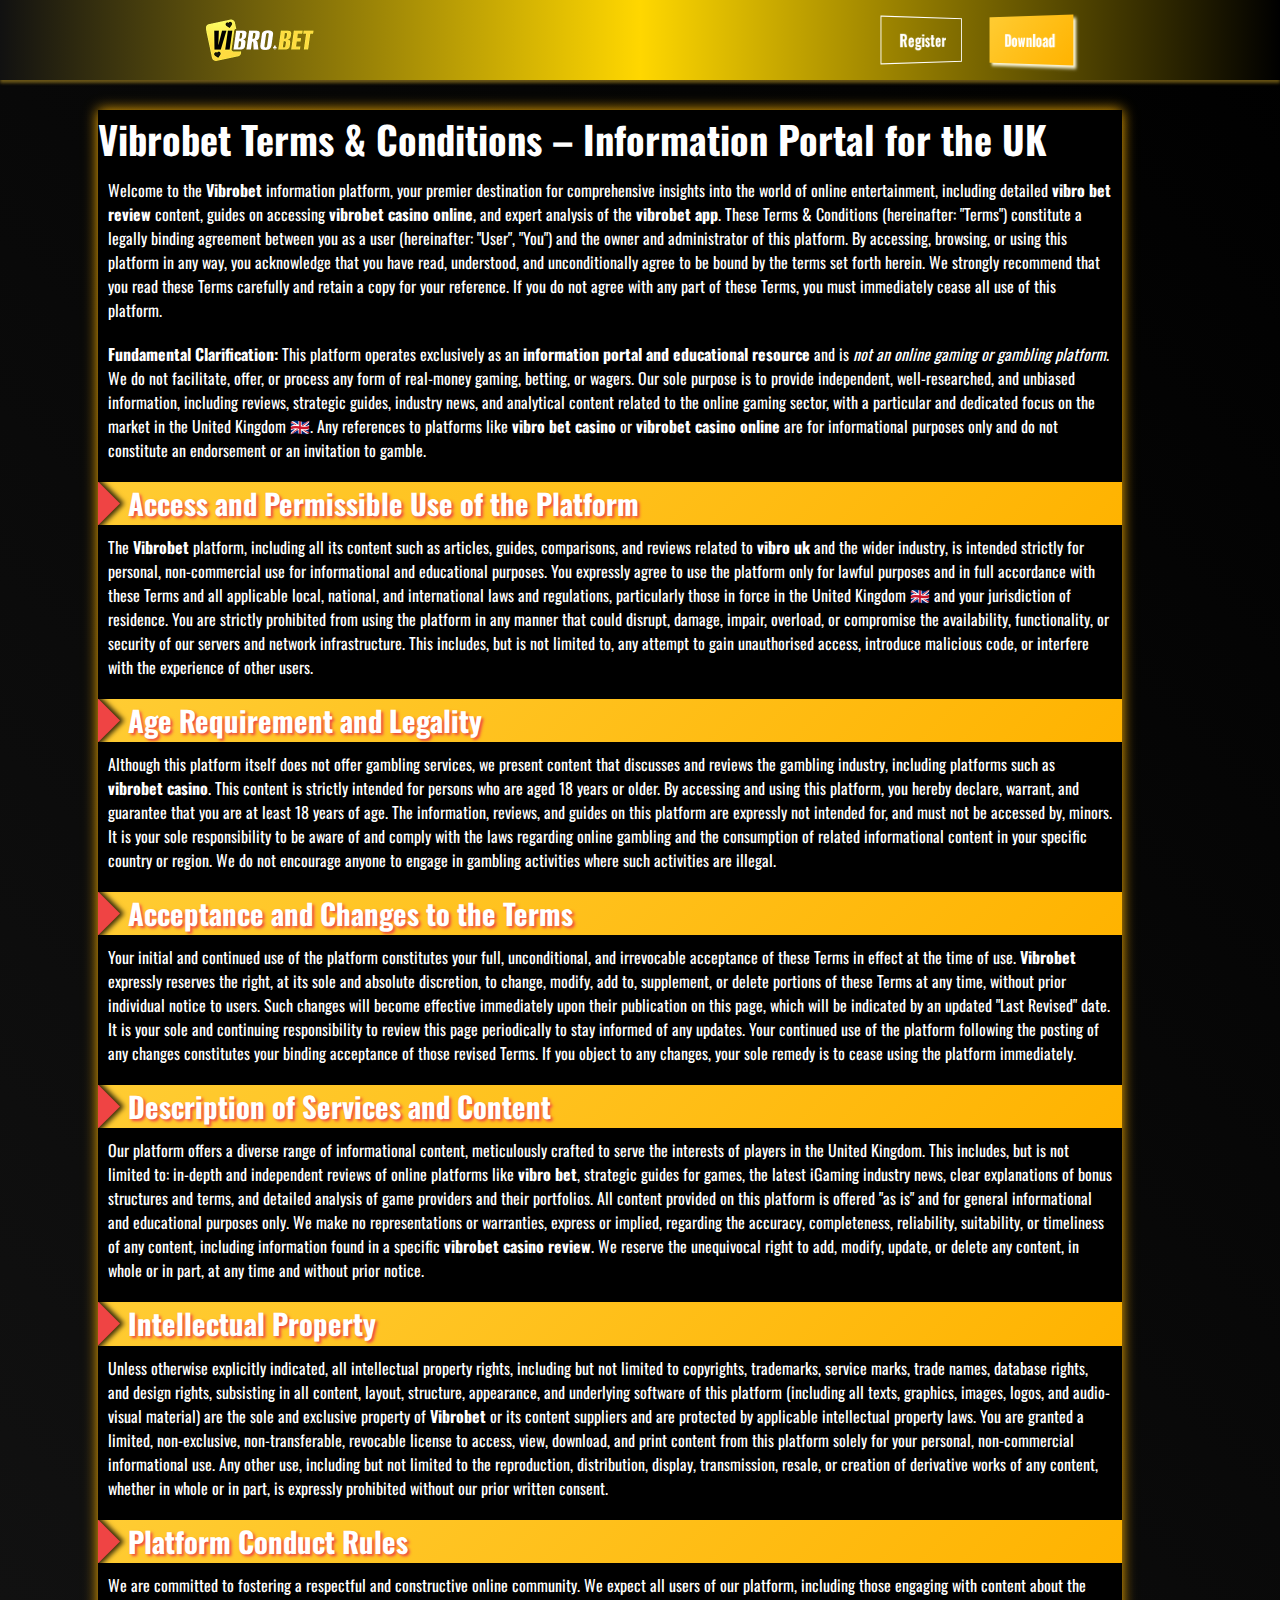
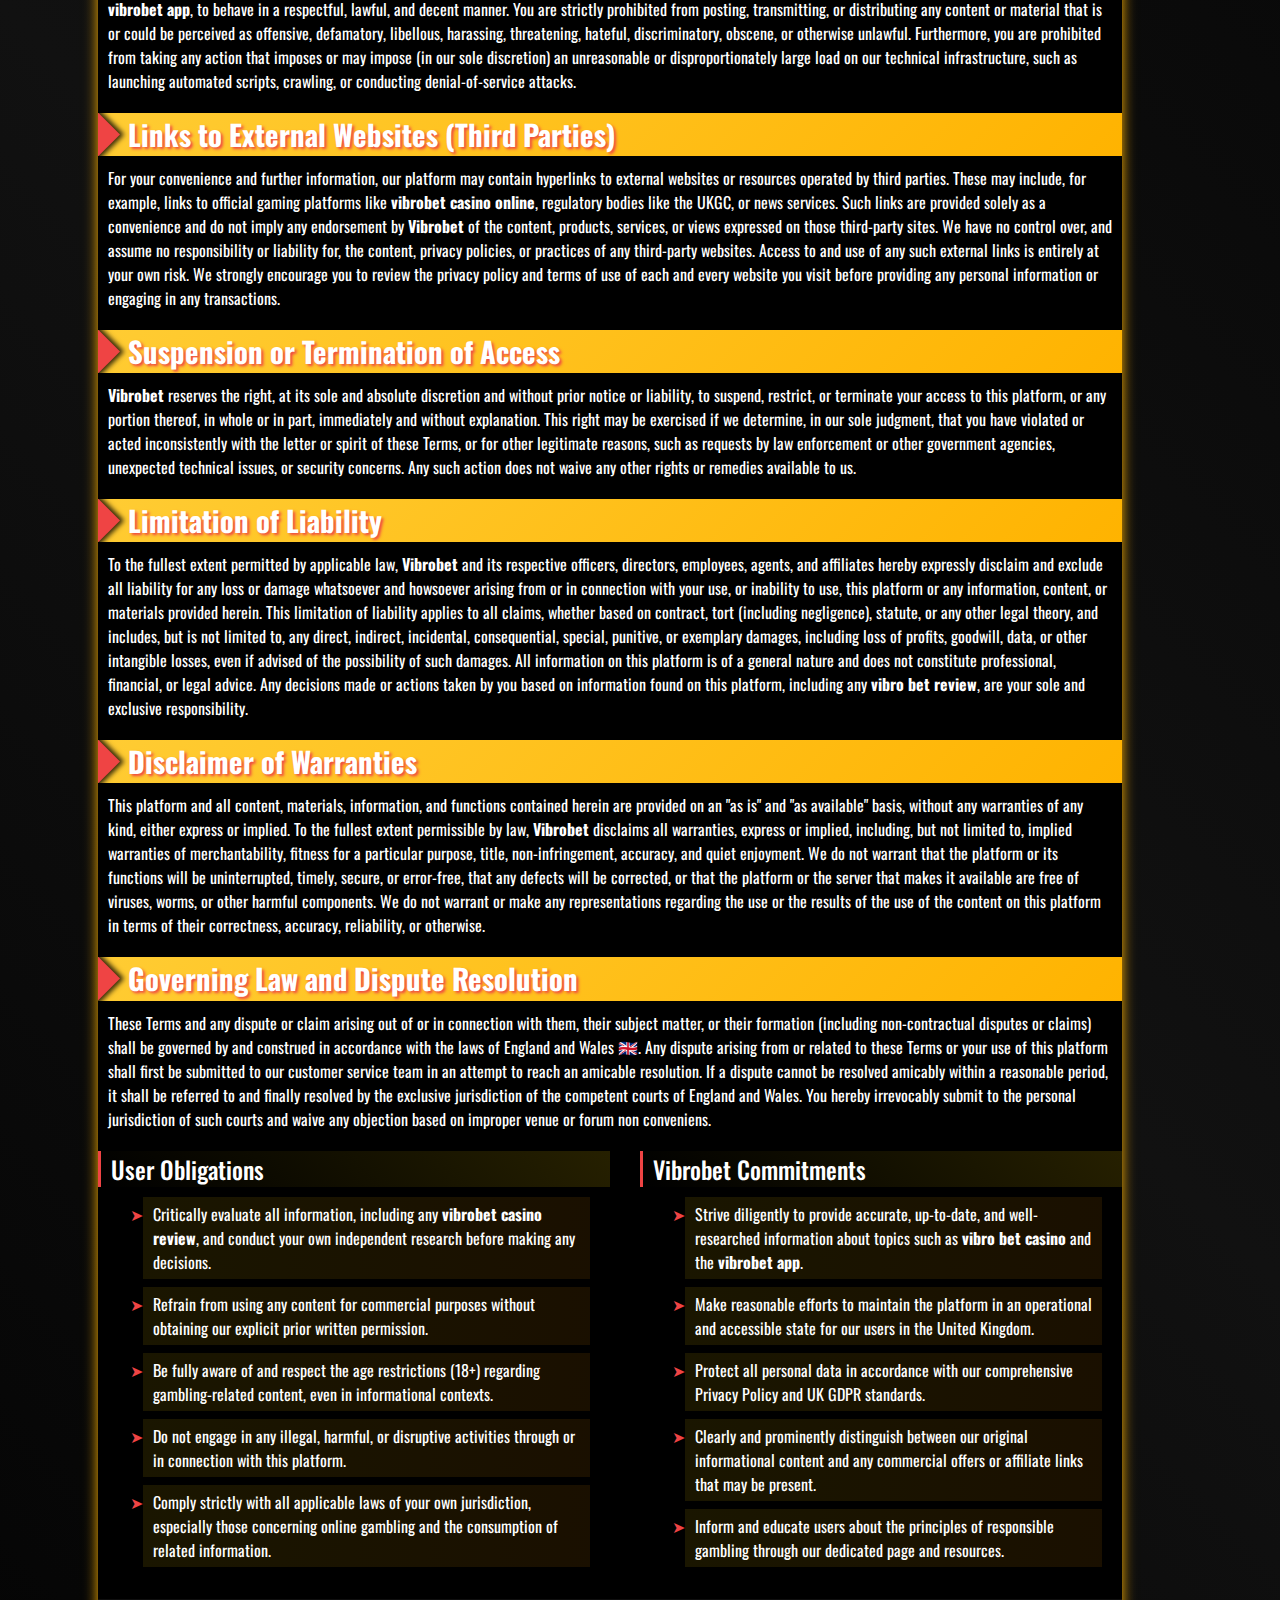
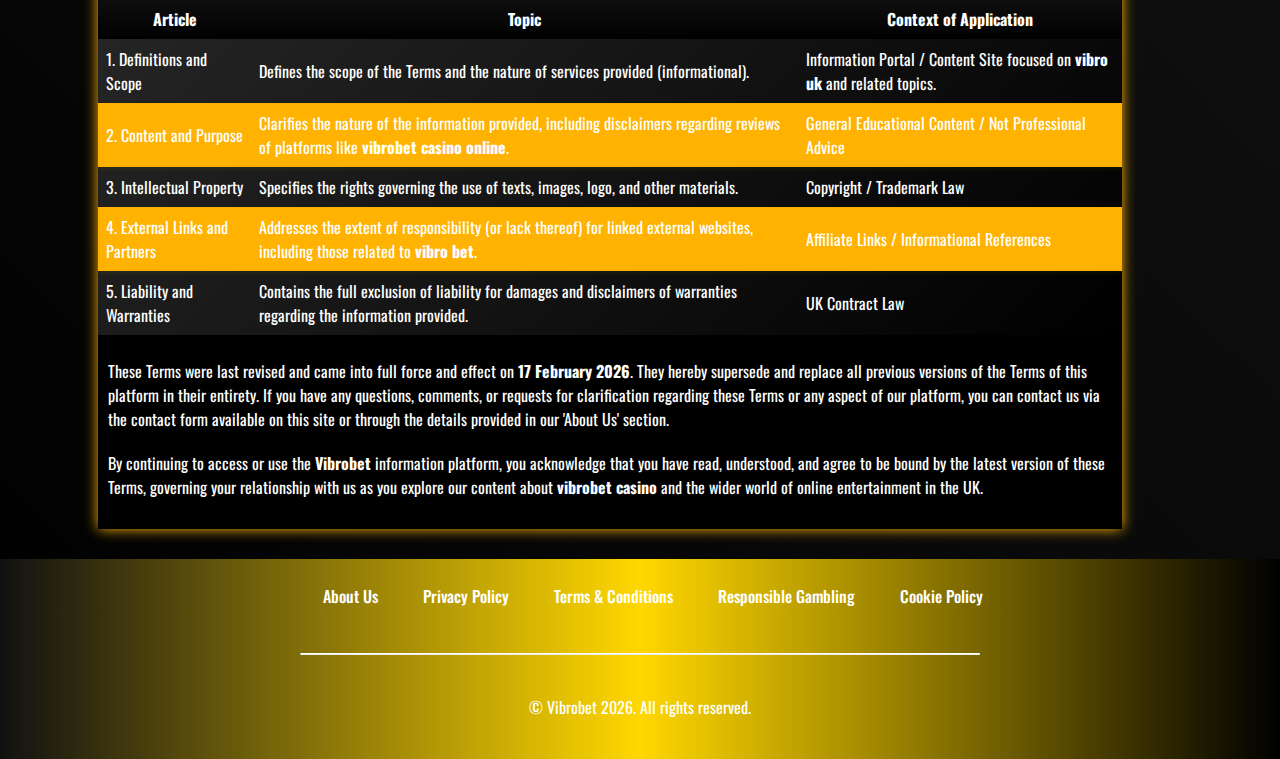
<file: terms-and-conditions/index.html>
<!DOCTYPE html>
<html lang="en">

<head>
    <meta charset="UTF-8">
    <meta name="viewport" content="width=device-width, initial-scale=1.0">
    <link rel="stylesheet" href="/style.css">
    <link rel="shortcut icon" href="/favicon.ico" type="image/x-icon">
    <title>Terms & Conditions – Vibrobet Information Platform</title>
    <meta name="description"
        content="By using the Vibrobet platform, you accept these Terms & Conditions, which define our services, describe your rights, and promote responsible use of our information about vibro bet, vibrobet casino online, and the vibrobet app.">
    <meta name="googlebot" content="index,follow,noarchive">

    <link rel="canonical" href="https://beauaesthetics.co.uk/terms-and-conditions/">

    <meta property="og:type" content="website" />
    <meta property="og:title" content="Terms & Conditions – Vibrobet Information Platform" />
    <meta property="og:description"
        content="Review the Terms & Conditions of the Vibrobet information platform for a clear understanding of the scope of services provided, including content about vibro bet review and vibro uk." />
    <meta property="og:url" content="https://beauaesthetics.co.uk/terms-and-conditions/" />
    <meta property="og:site_name" content="Vibrobet" />
    <meta property="og:locale" content="en_GB" />

    <meta name="twitter:card" content="summary" />
    <meta name="twitter:title" content="Terms & Conditions - Vibrobet" />
    <meta name="twitter:description"
        content="Official terms of use for the Vibrobet information portal, your trusted source for vibrobet casino review and guides." />
</head>

<body>

    <header>
        <div class="logo">
            <a href="/"><img src="/img/logo.webp" alt="Vibrobet logo" width="140" height="70"></a>
        </div>

        <div class="header-btn">
            <a href="/play/" rel="nofollow" content="noindex" class="h-violet-btn">Register</a>
            <a href="/play/" rel="nofollow" content="noindex" class="h-accent-btn">Download</a>
        </div>
    </header>

    <main>
        <div class="wrapper">
            <div class="container">
                <h1>Vibrobet Terms & Conditions – Information Portal for the UK</h1>
                <p class="txt">
                    Welcome to the <strong>Vibrobet</strong> information platform, your premier destination for
                    comprehensive insights into the world of online entertainment, including detailed <strong>vibro bet
                        review</strong> content, guides on accessing <strong>vibrobet casino online</strong>, and expert
                    analysis of the <strong>vibrobet app</strong>. These Terms & Conditions (hereinafter: "Terms")
                    constitute a legally binding agreement between you as a user (hereinafter: "User", "You") and the
                    owner and administrator of this platform. By accessing, browsing, or using this platform in any way,
                    you acknowledge that you have read, understood, and unconditionally agree to be bound by the terms
                    set forth herein. We strongly recommend that you read these Terms carefully and retain a copy for
                    your reference. If you do not agree with any part of these Terms, you must immediately cease all use
                    of this platform.
                </p>
                <p class="txt">
                    <strong>Fundamental Clarification:</strong> This platform operates exclusively as an
                    <strong>information portal and educational resource</strong> and is <em>not an online gaming or
                        gambling platform</em>. We do not facilitate, offer, or process any form of real-money gaming,
                    betting, or wagers. Our sole purpose is to provide independent, well-researched, and unbiased
                    information, including reviews, strategic guides, industry news, and analytical content related to
                    the online gaming sector, with a particular and dedicated focus on the market in the United Kingdom
                    🇬🇧. Any references to platforms like <strong>vibro bet casino</strong> or <strong>vibrobet casino
                        online</strong> are for informational purposes only and do not constitute an endorsement or an
                    invitation to gamble.
                </p>

                <div class="container__header">
                    <h2>Access and Permissible Use of the Platform</h2>
                </div>
                <p class="txt">
                    The <strong>Vibrobet</strong> platform, including all its content such as articles, guides,
                    comparisons, and reviews related to <strong>vibro uk</strong> and the wider industry, is intended
                    strictly for personal, non-commercial use for informational and educational purposes. You expressly
                    agree to use the platform only for lawful purposes and in full accordance with these Terms and all
                    applicable local, national, and international laws and regulations, particularly those in force in
                    the United Kingdom 🇬🇧 and your jurisdiction of residence. You are strictly prohibited from using
                    the platform in any manner that could disrupt, damage, impair, overload, or compromise the
                    availability, functionality, or security of our servers and network infrastructure. This includes,
                    but is not limited to, any attempt to gain unauthorised access, introduce malicious code, or
                    interfere with the experience of other users.
                </p>

                <div class="container__header">
                    <h2>Age Requirement and Legality</h2>
                </div>
                <p class="txt">
                    Although this platform itself does not offer gambling services, we present content that discusses
                    and reviews the gambling industry, including platforms such as <strong>vibrobet casino</strong>.
                    This content is strictly intended for persons who are aged 18 years or older. By accessing and using
                    this platform, you hereby declare, warrant, and guarantee that you are at least 18 years of age. The
                    information, reviews, and guides on this platform are expressly not intended for, and must not be
                    accessed by, minors. It is your sole responsibility to be aware of and comply with the laws
                    regarding online gambling and the consumption of related informational content in your specific
                    country or region. We do not encourage anyone to engage in gambling activities where such activities
                    are illegal.
                </p>

                <div class="container__header">
                    <h2>Acceptance and Changes to the Terms</h2>
                </div>
                <p class="txt">
                    Your initial and continued use of the platform constitutes your full, unconditional, and irrevocable
                    acceptance of these Terms in effect at the time of use. <strong>Vibrobet</strong> expressly reserves
                    the right, at its sole and absolute discretion, to change, modify, add to, supplement, or delete
                    portions of these Terms at any time, without prior individual notice to users. Such changes will
                    become effective immediately upon their publication on this page, which will be indicated by an
                    updated "Last Revised" date. It is your sole and continuing responsibility to review this page
                    periodically to stay informed of any updates. Your continued use of the platform following the
                    posting of any changes constitutes your binding acceptance of those revised Terms. If you object to
                    any changes, your sole remedy is to cease using the platform immediately.
                </p>

                <div class="container__header">
                    <h2>Description of Services and Content</h2>
                </div>
                <p class="txt">
                    Our platform offers a diverse range of informational content, meticulously crafted to serve the
                    interests of players in the United Kingdom. This includes, but is not limited to: in-depth and
                    independent reviews of online platforms like <strong>vibro bet</strong>, strategic guides for games,
                    the latest iGaming industry news, clear explanations of bonus structures and terms, and detailed
                    analysis of game providers and their portfolios. All content provided on this platform is offered
                    "as is" and for general informational and educational purposes only. We make no representations or
                    warranties, express or implied, regarding the accuracy, completeness, reliability, suitability, or
                    timeliness of any content, including information found in a specific <strong>vibrobet casino
                        review</strong>. We reserve the unequivocal right to add, modify, update, or delete any content,
                    in whole or in part, at any time and without prior notice.
                </p>

                <div class="container__header">
                    <h2>Intellectual Property</h2>
                </div>
                <p class="txt">
                    Unless otherwise explicitly indicated, all intellectual property rights, including but not limited
                    to copyrights, trademarks, service marks, trade names, database rights, and design rights,
                    subsisting in all content, layout, structure, appearance, and underlying software of this platform
                    (including all texts, graphics, images, logos, and audio-visual material) are the sole and exclusive
                    property of <strong>Vibrobet</strong> or its content suppliers and are protected by applicable
                    intellectual property laws. You are granted a limited, non-exclusive, non-transferable, revocable
                    license to access, view, download, and print content from this platform solely for your personal,
                    non-commercial informational use. Any other use, including but not limited to the reproduction,
                    distribution, display, transmission, resale, or creation of derivative works of any content, whether
                    in whole or in part, is expressly prohibited without our prior written consent.
                </p>

                <div class="container__header">
                    <h2>Platform Conduct Rules</h2>
                </div>
                <p class="txt">
                    We are committed to fostering a respectful and constructive online community. We expect all users of
                    our platform, including those engaging with content about the <strong>vibrobet app</strong>, to
                    behave in a respectful, lawful, and decent manner. You are strictly prohibited from posting,
                    transmitting, or distributing any content or material that is or could be perceived as offensive,
                    defamatory, libellous, harassing, threatening, hateful, discriminatory, obscene, or otherwise
                    unlawful. Furthermore, you are prohibited from taking any action that imposes or may impose (in our
                    sole discretion) an unreasonable or disproportionately large load on our technical infrastructure,
                    such as launching automated scripts, crawling, or conducting denial-of-service attacks.
                </p>

                <div class="container__header">
                    <h2>Links to External Websites (Third Parties)</h2>
                </div>
                <p class="txt">
                    For your convenience and further information, our platform may contain hyperlinks to external
                    websites or resources operated by third parties. These may include, for example, links to official
                    gaming platforms like <strong>vibrobet casino online</strong>, regulatory bodies like the UKGC, or
                    news services. Such links are provided solely as a convenience and do not imply any endorsement by
                    <strong>Vibrobet</strong> of the content, products, services, or views expressed on those
                    third-party sites. We have no control over, and assume no responsibility or liability for, the
                    content, privacy policies, or practices of any third-party websites. Access to and use of any such
                    external links is entirely at your own risk. We strongly encourage you to review the privacy policy
                    and terms of use of each and every website you visit before providing any personal information or
                    engaging in any transactions.
                </p>

                <div class="container__header">
                    <h2>Suspension or Termination of Access</h2>
                </div>
                <p class="txt">
                    <strong>Vibrobet</strong> reserves the right, at its sole and absolute discretion and without prior
                    notice or liability, to suspend, restrict, or terminate your access to this platform, or any portion
                    thereof, in whole or in part, immediately and without explanation. This right may be exercised if we
                    determine, in our sole judgment, that you have violated or acted inconsistently with the letter or
                    spirit of these Terms, or for other legitimate reasons, such as requests by law enforcement or other
                    government agencies, unexpected technical issues, or security concerns. Any such action does not
                    waive any other rights or remedies available to us.
                </p>

                <div class="container__header">
                    <h2>Limitation of Liability</h2>
                </div>
                <p class="txt">
                    To the fullest extent permitted by applicable law, <strong>Vibrobet</strong> and its respective
                    officers, directors, employees, agents, and affiliates hereby expressly disclaim and exclude all
                    liability for any loss or damage whatsoever and howsoever arising from or in connection with your
                    use, or inability to use, this platform or any information, content, or materials provided herein.
                    This limitation of liability applies to all claims, whether based on contract, tort (including
                    negligence), statute, or any other legal theory, and includes, but is not limited to, any direct,
                    indirect, incidental, consequential, special, punitive, or exemplary damages, including loss of
                    profits, goodwill, data, or other intangible losses, even if advised of the possibility of such
                    damages. All information on this platform is of a general nature and does not constitute
                    professional, financial, or legal advice. Any decisions made or actions taken by you based on
                    information found on this platform, including any <strong>vibro bet review</strong>, are your sole
                    and exclusive responsibility.
                </p>

                <div class="container__header">
                    <h2>Disclaimer of Warranties</h2>
                </div>
                <p class="txt">
                    This platform and all content, materials, information, and functions contained herein are provided
                    on an "as is" and "as available" basis, without any warranties of any kind, either express or
                    implied. To the fullest extent permissible by law, <strong>Vibrobet</strong> disclaims all
                    warranties, express or implied, including, but not limited to, implied warranties of
                    merchantability, fitness for a particular purpose, title, non-infringement, accuracy, and quiet
                    enjoyment. We do not warrant that the platform or its functions will be uninterrupted, timely,
                    secure, or error-free, that any defects will be corrected, or that the platform or the server that
                    makes it available are free of viruses, worms, or other harmful components. We do not warrant or
                    make any representations regarding the use or the results of the use of the content on this platform
                    in terms of their correctness, accuracy, reliability, or otherwise.
                </p>

                <div class="container__header">
                    <h2>Governing Law and Dispute Resolution</h2>
                </div>
                <p class="txt">
                    These Terms and any dispute or claim arising out of or in connection with them, their subject
                    matter, or their formation (including non-contractual disputes or claims) shall be governed by and
                    construed in accordance with the laws of England and Wales 🇬🇧. Any dispute arising from or related
                    to these Terms or your use of this platform shall first be submitted to our customer service team in
                    an attempt to reach an amicable resolution. If a dispute cannot be resolved amicably within a
                    reasonable period, it shall be referred to and finally resolved by the exclusive jurisdiction of the
                    competent courts of England and Wales. You hereby irrevocably submit to the personal jurisdiction of
                    such courts and waive any objection based on improper venue or forum non conveniens.
                </p>

                <div class="comparison-list">
                    <div>
                        <h3>User Obligations</h3>
                        <ul>
                            <li>Critically evaluate all information, including any <strong>vibrobet casino
                                    review</strong>, and conduct your own independent research before making any
                                decisions.</li>
                            <li>Refrain from using any content for commercial purposes without obtaining our explicit
                                prior written permission.</li>
                            <li>Be fully aware of and respect the age restrictions (18+) regarding gambling-related
                                content, even in informational contexts.</li>
                            <li>Do not engage in any illegal, harmful, or disruptive activities through or in connection
                                with this platform.</li>
                            <li>Comply strictly with all applicable laws of your own jurisdiction, especially those
                                concerning online gambling and the consumption of related information.</li>
                        </ul>
                    </div>

                    <div>
                        <h3>Vibrobet Commitments</h3>
                        <ul>
                            <li>Strive diligently to provide accurate, up-to-date, and well-researched information about
                                topics such as <strong>vibro bet casino</strong> and the <strong>vibrobet app</strong>.
                            </li>
                            <li>Make reasonable efforts to maintain the platform in an operational and accessible state
                                for our users in the United Kingdom.</li>
                            <li>Protect all personal data in accordance with our comprehensive Privacy Policy and UK
                                GDPR standards.</li>
                            <li>Clearly and prominently distinguish between our original informational content and any
                                commercial offers or affiliate links that may be present.</li>
                            <li>Inform and educate users about the principles of responsible gambling through our
                                dedicated page and resources.</li>
                        </ul>
                    </div>
                </div>

                <div class="table-wrapper">
                    <table>
                        <thead>
                            <tr>
                                <th>Article</th>
                                <th>Topic</th>
                                <th>Context of Application</th>
                            </tr>
                        </thead>
                        <tbody>
                            <tr>
                                <td>1. Definitions and Scope</td>
                                <td>Defines the scope of the Terms and the nature of services provided (informational).
                                </td>
                                <td>Information Portal / Content Site focused on <strong>vibro uk</strong> and related
                                    topics.</td>
                            </tr>
                            <tr>
                                <td>2. Content and Purpose</td>
                                <td>Clarifies the nature of the information provided, including disclaimers regarding
                                    reviews of platforms like <strong>vibrobet casino online</strong>.</td>
                                <td>General Educational Content / Not Professional Advice</td>
                            </tr>
                            <tr>
                                <td>3. Intellectual Property</td>
                                <td>Specifies the rights governing the use of texts, images, logo, and other materials.
                                </td>
                                <td>Copyright / Trademark Law</td>
                            </tr>
                            <tr>
                                <td>4. External Links and Partners</td>
                                <td>Addresses the extent of responsibility (or lack thereof) for linked external
                                    websites, including those related to <strong>vibro bet</strong>.</td>
                                <td>Affiliate Links / Informational References</td>
                            </tr>
                            <tr>
                                <td>5. Liability and Warranties</td>
                                <td>Contains the full exclusion of liability for damages and disclaimers of warranties
                                    regarding the information provided.</td>
                                <td>UK Contract Law</td>
                            </tr>
                        </tbody>
                    </table>
                </div>

                <p class="txt">
                    These Terms were last revised and came into full force and effect on <strong>17 February
                        2026</strong>. They hereby supersede and replace all previous versions of the Terms of this
                    platform in their entirety. If you have any questions, comments, or requests for clarification
                    regarding these Terms or any aspect of our platform, you can contact us via the contact form
                    available on this site or through the details provided in our 'About Us' section.
                </p>
                <p class="txt">
                    By continuing to access or use the <strong>Vibrobet</strong> information platform, you acknowledge
                    that you have read, understood, and agree to be bound by the latest version of these Terms,
                    governing your relationship with us as you explore our content about <strong>vibrobet
                        casino</strong> and the wider world of online entertainment in the UK.
                </p>
            </div>
        </div>
    </main>

    <footer>
        <ul class="f-nav">
            <li>
                <a href="/about-us/">About Us</a>
            </li>
            <li>
                <a href="/privacy-policy/">Privacy Policy</a>
            </li>
            <li>
                <a href="/terms-and-conditions/">Terms & Conditions</a>
            </li>
            <li>
                <a href="/responsible-gambling/">Responsible Gambling</a>
            </li>
            <li>
                <a href="/cookie-policy/">Cookie Policy</a>
            </li>
        </ul>

        <hr>

        <p class="txt">
            © Vibrobet 2026. All rights reserved.
        </p>
    </footer>
</body>

</html>
</file>
<file: style.css>
@font-face {
	font-family: Oswald;
	src: url('./font/Oswald-Regular.ttf') format('truetype');
	font-weight: 400;
	font-style: normal;
}
@font-face {
	font-family: Oswald;
	src: url('./font/Oswald-Medium.ttf') format('truetype');
	font-weight: 500;
	font-style: normal;
}
@font-face {
	font-family: Oswald;
	src: url('./font/Oswald-Bold.ttf') format('truetype');
	font-weight: 700;
	font-style: normal;
}

@font-face {
	font-family: Inter;
	src: url('./font/Inter_18pt-Regular.ttf') format('truetype');
	font-weight: 400;
	font-style: normal;
}
@font-face {
	font-family: Inter;
	src: url('./font/Inter_18pt-Medium.ttf') format('truetype');
	font-weight: 500;
	font-style: normal;
}
@font-face {
	font-family: Inter;
	src: url('./font/Inter_18pt-Bold.ttf') format('truetype');
	font-weight: 700;
	font-style: normal;
}

:root {
	interpolate-size: allow-keywords;

	--background: linear-gradient(45deg, #000000 0%, #111111 45%, #000000 100%);
	--header: linear-gradient(90deg, #111111, #ffd700, #000000);
	--btn-accent: linear-gradient(135deg, #ffcc33, #ffb300);
	--btn-inherit: #ffffff;
	--accent: linear-gradient(135deg, #ff9900, #cc7a00);
	--sub-title: linear-gradient(-135deg, rgba(255, 215, 0, 0.15), #000000);
	--gift: #fff9db;
	--gift-bg: rgba(255, 215, 0, 0.05);
	--gift-btn: linear-gradient(135deg, #262626, #000000);
	--border-radius: 12px;
	--container: #000000;
	--table: linear-gradient(180deg, #0f0f0f, #000000);
	--minus: #ef4444;
	--shadow: rgba(255, 204, 51, 0.4);
	--second-shadow: #ffb300;
	--text-shadow: #ffd700;
	--list-bg: linear-gradient(90deg, rgba(255, 215, 0, 0.1), rgba(255, 153, 0, 0.1));
}

* {
	margin: 0;
	padding: 0;
	box-sizing: border-box;
	scroll-behavior: smooth;
	text-overflow: clip;
}

ul {
	list-style: '➤';
	margin-left: 25px;
}

ul li,
ol li {
	position: relative;
	z-index: 1;
	background: var(--list-bg);
}

ul li {
	padding: 5px 10px;
	margin: 8px 20px;
}

ul li::marker {
	color: var(--minus);
}

ol li {
	padding: 8px;
	margin: 5px 5px 5px 45px;
}

ol li::before {
	content: '';
	position: absolute;
	top: 8px;
	left: -22px;
	width: 25px;
	height: 25px;
	border-radius: 50%;
	background-color: var(--second-shadow);
	z-index: -1;
}

ol {
	list-style-position: outside;
}

a {
	text-decoration: none;
	color: inherit;
}

img,
video {
	width: 80%;
	height: auto;
	display: block;
	border-radius: var(--border-radius);
}

button {
	all: unset;
	cursor: pointer;
	box-sizing: border-box;
}

input,
textarea,
button,
select {
	font: inherit;
	border: none;
	outline: none;
}

h1,
h2,
h3,
h4,
h5,
h6 {
	font-weight: 500;
	color: var(--btn-inherit) fff;
}

h1 {
	font-weight: 700;
	font-size: 2.4rem;
}

h2 {
	font-size: 1.8rem;
	font-weight: 700;
	text-shadow: 2px 2px 3px var(--minus);
}

h3 {
	font-size: 1.5rem;
	font-weight: 500;
	padding-left: 10px;
	margin-bottom: 10px;
	border-left: 3px solid var(--minus);
	background: var(--sub-title);
}

.txt {
	font-size: 1rem;
	margin: 10px 10px 20px 10px;
}

body {
	font-family: 'Oswald', sans-serif;
	font-size: 1rem;
	line-height: 1.5;
	background: var(--background);
	color: var(--btn-inherit);
	box-sizing: border-box;
}

main {
	width: 100%;
	margin: 0 auto;
}

header {
	padding: 10px 200px;
	height: auto;
	display: flex;
	align-items: center;
	justify-content: space-between;
	background: var(--header);
	box-shadow: 0 3px 3px var(--shadow);
	max-width: 100vw;
	margin: 0 auto;
	position: sticky;
	top: 0;
	z-index: 100;
	overflow: hidden;
}

header img {
	width: 120px;
	height: auto;
	border-radius: 10px;
}

.header-btn {
	display: flex;
	align-items: center;
	justify-content: center;
}

.h-violet-btn {
	padding: 10px 20px;
	font-size: 1rem;
	border: 1px solid var(--btn-inherit);
	margin-right: 5px;
	font-weight: 700;
	transition: all 0.3s ease-in-out;
	transform: perspective(500px) rotateY(35deg);
}

.h-accent-btn {
	padding: 12px 20px;
	font-size: 1rem;
	background: var(--btn-accent);
	box-shadow: 3px 3px 3px var(--gift);
	text-align: center;
	font-weight: 700;
	transition: all 0.3s ease;
	transform: perspective(500px) rotateY(-35deg);
}

.h-app-link {
	font-size: 1rem;
	font-weight: 600;
	transition: all 0.5s ease;
}

.h-accent-btn:hover {
	background: white;
	color: var(--minus);
}

.h-violet-btn:hover,
.h-accent-btn:hover {
	transform: scale(0.9);
	box-shadow: 1px 1px 5px var(--gift);
}

.h-app-link:hover {
	font-size: 1.2rem;
}

.wrapper {
	max-width: 80%;
	margin: 0 auto;
}

.promo {
	display: flex;
	flex-direction: column;
	align-items: center;
	justify-content: space-between;
	padding: 10px;
	margin: 0 auto;
	gap: 10px;
	background-image:
		linear-gradient(90deg, rgba(17, 22, 65, 0.89) 30%, rgba(255, 255, 255, 0) 100%), url(./img/layer.webp);
	background-attachment: fixed;
	background-repeat: no-repeat;
	background-size: cover;
}

.promo-l {
	padding: 40px 60px;
	width: 70%;
	z-index: 10;
}

.promo-gift {
	position: relative;
	display: flex;
	align-items: center;
	width: 60%;
	height: auto;
	padding: 10px 30px;
	text-align: center;
	background: var(--gift-bg);
	backdrop-filter: blur(5px);
}

.gift-box {
	position: absolute;
	left: 0;
	background: var(--gift);
	border-radius: 100%;
	display: none;
	width: 84px;
	height: auto;
	align-items: center;
	justify-content: center;
	padding: 12px;
	margin: 0px auto;
	margin-top: -48px;
}

.txt-accent {
	color: var(--minus);
	font-size: 2rem;
	line-height: 2rem;
	text-transform: uppercase;
	font-weight: 700;
	text-shadow:
		0 0 10px var(--btn-inherit),
		0 0 24px var(--minus),
		-0.2rem 0.1rem 16px var(--minus),
		0.2rem 0.1rem 16px var(--minus),
		0 -0.5rem 32px var(--text-shadow),
		0 0.5rem 48px var(--text-shadow);
	animation:
		shine 2s forwards,
		flicker 3s infinite;
}

.flicker {
	animation:
		shine 2s forwards,
		blink 3s 2s infinite;
}

.fast-flicker {
	animation:
		shine 2s forwards,
		blink 10s 1s infinite;
}

.btn-accent {
	display: inline-block;
	padding: 10px 12px;
	font-size: 1rem;
	background: var(--gift-btn);
	color: var(--btn-inherit) fff;
	border-radius: 10px;
	text-align: center;
	font-weight: 700;
	margin: 10px auto;
	text-transform: uppercase;
	transition: all 0.4s ease-in-out;
}

.btn-accent:hover {
	transform: scale(1.1);
}

.container {
	padding-bottom: 10px;
	margin: 30px auto;
	background: var(--container);
	box-shadow: 0 0 13px var(--second-shadow);
}

.container:nth-child(odd) {
	transform: translateX(-30px);
}

.container:nth-child(even) {
	transform: translateX(30px);
}

.container:not(:last-child)::after {
	content: '';
	position: absolute;
	top: 100%;
	width: 50px;
	height: 55px;
	border-style: dotted;
	border-color: var(--minus);
	z-index: -1;
}

.container:nth-child(odd):not(:last-child)::after {
	left: 20px;
	border-width: 0 0 2px 2px;
	border-bottom-left-radius: 20px;
}

.container:nth-child(even):not(:last-child)::after {
	right: 10px;
	border-width: 0 2px 2px 0;
	border-bottom-right-radius: 20px;
}

.container__header {
	position: relative;
	padding-left: 30px;
	margin-bottom: 10px;
	background: var(--btn-accent);
	overflow: hidden;
}

.container__header::before {
	content: '';
	position: absolute;
	left: -30px;
	aspect-ratio: 1 / 1;
	height: 100%;
	background: var(--minus);
	transform: rotate(45deg);
	box-shadow: 0 0 5px 3px rgba(0, 0, 0, 0.8);
}

.container__body {
	display: flex;
	flex-direction: column;
	gap: 5px;
	margin: 10px auto;
}

.table-wrapper {
	overflow-x: auto;
	margin: 1.5rem 0;
	width: 100%;
}

.table-wrapper table {
	width: 100%;
	border-collapse: collapse;
	color: var(--white);
	font-size: 1rem;
	min-width: 320px;
	background: var(--gift-btn);
}

thead {
	background: var(--table);
}

table td,
table th {
	border: 1px solid var(--background);
	padding: 8px;
}

table tr:nth-child(even) {
	background: var(--second-shadow);
	box-shadow: 0 3px 3px var(--gift-bg);
}
.row-title {
	padding-left: 10px;
	font-weight: bold;
}

.img {
	display: flex;
	justify-content: center;
	position: relative;
}

.quote {
	padding: 0 10px;
	border-left: 1px solid var(--minus);
	border-right: 1px solid var(--minus);
}

hr {
	width: 100%;
	border-top: 1px solid var(--btn-inherit);
	border-radius: 10px;
	margin-top: 10px;
}

.comparison-list {
	display: flex;
	align-items: start;
	justify-content: space-evenly;
	gap: 30px;
}

.faq-content {
	display: flex;
	flex-direction: column;
	gap: 5px;
	background: var(--table);
	padding: 10px;
}

.qa-content {
	margin: 20px auto;
	display: flex;
	flex-direction: column;
}

details::details-content {
	transition:
		height 1s ease,
		opacity 2s ease;
	height: 0;
	opacity: 0;
}

details[open]::details-content {
	height: auto;
	opacity: 1;
}

summary {
	list-style: none;
	cursor: pointer;
	border-left: 5px solid var(--minus);
}

.qa-title {
	width: 100%;
	position: relative;
	margin: 0;
	display: block;
	cursor: pointer;
}

.qa-answaer {
	font-size: 18px;
	padding: 10px;
	margin-left: 10px;
	color: var(--btn-inherit);
	background: var(--second-shadow);
}

.rewiev-item {
	display: flex;
	flex-direction: column;
	gap: 10px;
}

.user-img {
	width: 100px;
	margin: 0 auto;
	border-radius: 50%;
}

.about-author {
	display: flex;
	flex-direction: row;
	align-items: center;
	justify-content: space-between;
	padding-left: 10px;
}

.author-img {
	width: 100px;
	height: auto;
}

.about-author .txt {
	padding: 5px;
	margin: 0 20px;
}

.top-btn {
	position: fixed;
	right: 20px;
	bottom: 20px;
	width: 50px;
	height: 50px;
	background: var(--accent);
	border-radius: 50%;
	display: flex;
	align-items: center;
	justify-content: center;
	z-index: 1000;
	transition: all 0.3s ease;
	box-shadow: 0 4px 12px var(--shadow);
	animation: fade-in linear both;
	animation-timeline: scroll();
	animation-range: 0 800px;
}

.top-btn a {
	text-decoration: none;
	color: transparent;
	position: absolute;
	width: 100%;
	height: 100%;
}

.top-btn::after {
	content: '';
	width: 12px;
	height: 12px;
	border-top: 3px solid var(--btn-inherit);
	border-left: 3px solid var(--btn-inherit);
	transform: rotate(45deg);
	margin-top: 5px;
	pointer-events: none;
}

.cookie-checkbox {
	display: none;
}

.cookie-checkbox:checked + .cookie-modal {
	display: none;
}

.cookie-modal {
	position: fixed;
	bottom: 0;
	display: flex;
	gap: 20px;
	align-items: center;
	justify-content: space-around;
	padding: 10px 20px;
	background: var(--second-shadow);
	box-shadow: 0 0 5px var(--minus);
	z-index: 100;
	transition: opacity 0.3s ease;
}

.cookie-modal .txt {
	margin: 10px;
}

.icon {
	display: flex;
	align-items: center;
	justify-content: center;
	width: 40px;
	height: auto;
	border-radius: 50%;
	background: var(--btn-inherit);
	& img {
		width: 100%;
	}
}

.agree {
	cursor: pointer;
	background: var(--shadow);
}

footer {
	display: flex;
	flex-direction: column;
	align-items: center;
	justify-content: center;
	gap: 30px;
	margin: 0 auto;
	width: 100%;
	padding: 20px 300px;
	background: var(--header);
	text-align: center;
}

.f-nav {
	list-style: none;
	display: flex;
	align-items: center;
	justify-content: space-between;
	width: 100%;
	font-size: 1rem;
	font-weight: 500;
	transition: all 0.4s ease-in-out;
}

.f-nav li {
	margin: 0;
	background: none;
}

.f-nav li:hover {
	color: var(--btn-accent);
}

footer a img {
	width: 80px;
	height: auto;
}
.f-active {
	color: var(--btn-accent);
}

@media (max-width: 1024px) {
	h1 {
		font-size: 2rem;
	}

	h2 {
		font-size: 1.5rem;
	}

	ul {
		margin-left: 0;
	}

	header {
		padding: 6px;
		margin: 0 auto;
		text-align: center;
		align-items: center;
		justify-content: space-around;
		gap: 4px;
		max-width: 100vw;
		margin: 0 auto;
		position: sticky;
		top: 0;
		z-index: 100;
	}

	header img {
		max-width: 100px;
	}

	.h-violet-btn {
		margin-right: 10px;
	}

	.h-violet-btn,
	.h-accent-btn {
		padding: 10px 14px;
	}

	.header-app {
		position: absolute;
		bottom: -24px;
		background: var(--header);
		width: 100vw;
	}

	.promo {
		width: 100%;
		padding: 20px 10px;
		margin: 0 auto;
		flex-direction: column;
	}

	.promo-l {
		width: 100%;
		padding: 20px;
	}

	.promo-gift {
		width: 100%;
		padding: 10px;
	}

	.txt-accent {
		font-size: 1rem;
	}

	.container:not(:last-child)::after {
		left: 50%;
		transform: translateX(-50%);
		width: 0;
		height: 50px;
		border-width: 0 0 0 2px;
		border-style: dotted;
		border-color: var(--second-shadow);
		border-radius: 0;
		z-index: -1;
	}

	.container:nth-child(odd):not(:last-child)::after {
		left: 50%;
	}

	.container__header::before {
		transform: none;
		aspect-ratio: 1/2;
	}

	table {
		width: 100%;
	}

	.comparison-list {
		flex-direction: column;
	}

	.wrapper {
		max-width: 100%;
		padding: 10px;
		margin: 20px auto;
	}

	.container:nth-child(odd) {
		transform: translateX(0);
	}

	.container:nth-child(even) {
		transform: translateX(0);
	}

	.top-btn {
		right: 10px;
		bottom: 10px;
		width: 35px;
		height: 35px;
	}

	.cookie-modal {
		flex-direction: column;
		padding: 10px;
		gap: 8px;
	}

	.cookie-modal .txt {
		font-size: 0.75rem;
	}

	.agree {
		padding: 5px 10px;
	}

	footer {
		padding: 10px;
		text-align: center;
		gap: 15px;
	}

	footer ul:first-child {
		flex-direction: column;
	}
}

/* Animation */

@keyframes morph {
	0% {
		border-radius: 60% 40% 30% 70% / 60% 30% 70% 40%;
	}
	25% {
		border-radius: 45% 55% 50% 50% / 55% 45% 55% 45%;
	}
	50% {
		border-radius: 30% 70% 70% 30% / 30% 30% 70% 70%;
	}
	75% {
		border-radius: 55% 45% 40% 60% / 45% 55% 45% 55%;
	}
	100% {
		border-radius: 60% 40% 30% 70% / 60% 30% 70% 40%;
	}
}

@keyframes float {
	0%,
	100% {
		transform: translate(0, 0) rotate(0deg);
	}
	33% {
		transform: translate(30px, -50px) rotate(5deg);
	}
	66% {
		transform: translate(-20px, 20px) rotate(-5deg);
	}
}

@keyframes pulse-shadow {
	0% {
		box-shadow: 0 0 25px 3px var(--second-shadow);
	}
	50% {
		box-shadow: 0 0 15px 8px var(--second-shadow);
	}
	100% {
		box-shadow: 0 0 25px 3px var(--second-shadow);
	}
}

@keyframes blink {
	0%,
	22%,
	36%,
	75% {
		color: var(--btn-inherit);
		text-shadow:
			0 0 0.6rem var(--btn-inherit),
			0 0 1.5rem var(--minus),
			-0.2rem 0.1rem 1rem var(--minus),
			0.2rem 0.1rem 1rem var(--minus),
			0 -0.5rem 2rem var(--text-shadow),
			0 0.5rem 3rem var(--text-shadow);
	}
	28%,
	33% {
		color: var(--minus);
		text-shadow: none;
	}
	82%,
	97% {
		color: var(--text-shadow);
		text-shadow: none;
	}
}

@keyframes shine {
	0% {
		color: #6b1839;
		text-shadow: none;
	}
	100% {
		color: var(--btn-inherit);
		text-shadow:
			0 0 0.6rem var(--btn-inherit),
			0 0 1.5rem var(--minus),
			-0.2rem 0.1rem 1rem var(--minus),
			0.2rem 0.1rem 1rem var(--minus),
			0 -0.5rem 2rem var(--text-shadow),
			0 0.5rem 3rem var(--text-shadow);
	}
}

@keyframes flicker {
	from {
		opacity: 1;
	}

	4% {
		opacity: 0.9;
	}

	6% {
		opacity: 0.85;
	}

	8% {
		opacity: 0.95;
	}

	10% {
		opacity: 0.9;
	}

	11% {
		opacity: 0.922;
	}

	12% {
		opacity: 0.9;
	}

	14% {
		opacity: 0.95;
	}

	16% {
		opacity: 0.98;
	}

	17% {
		opacity: 0.9;
	}

	19% {
		opacity: 0.93;
	}

	20% {
		opacity: 0.99;
	}

	24% {
		opacity: 1;
	}

	26% {
		opacity: 0.94;
	}

	28% {
		opacity: 0.98;
	}

	37% {
		opacity: 0.93;
	}

	38% {
		opacity: 0.5;
	}

	39% {
		opacity: 0.96;
	}

	42% {
		opacity: 1;
	}

	44% {
		opacity: 0.97;
	}

	46% {
		opacity: 0.94;
	}

	56% {
		opacity: 0.9;
	}

	58% {
		opacity: 0.9;
	}

	60% {
		opacity: 0.99;
	}

	68% {
		opacity: 1;
	}

	70% {
		opacity: 0.9;
	}

	72% {
		opacity: 0.95;
	}

	93% {
		opacity: 0.93;
	}

	95% {
		opacity: 0.95;
	}

	97% {
		opacity: 0.93;
	}

	to {
		opacity: 1;
	}
}

@keyframes fade-in {
	from {
		opacity: 0;
		visibility: hidden;
	}
	to {
		opacity: 1;
		visibility: visible;
	}
}

/* End Animation */
</file>
